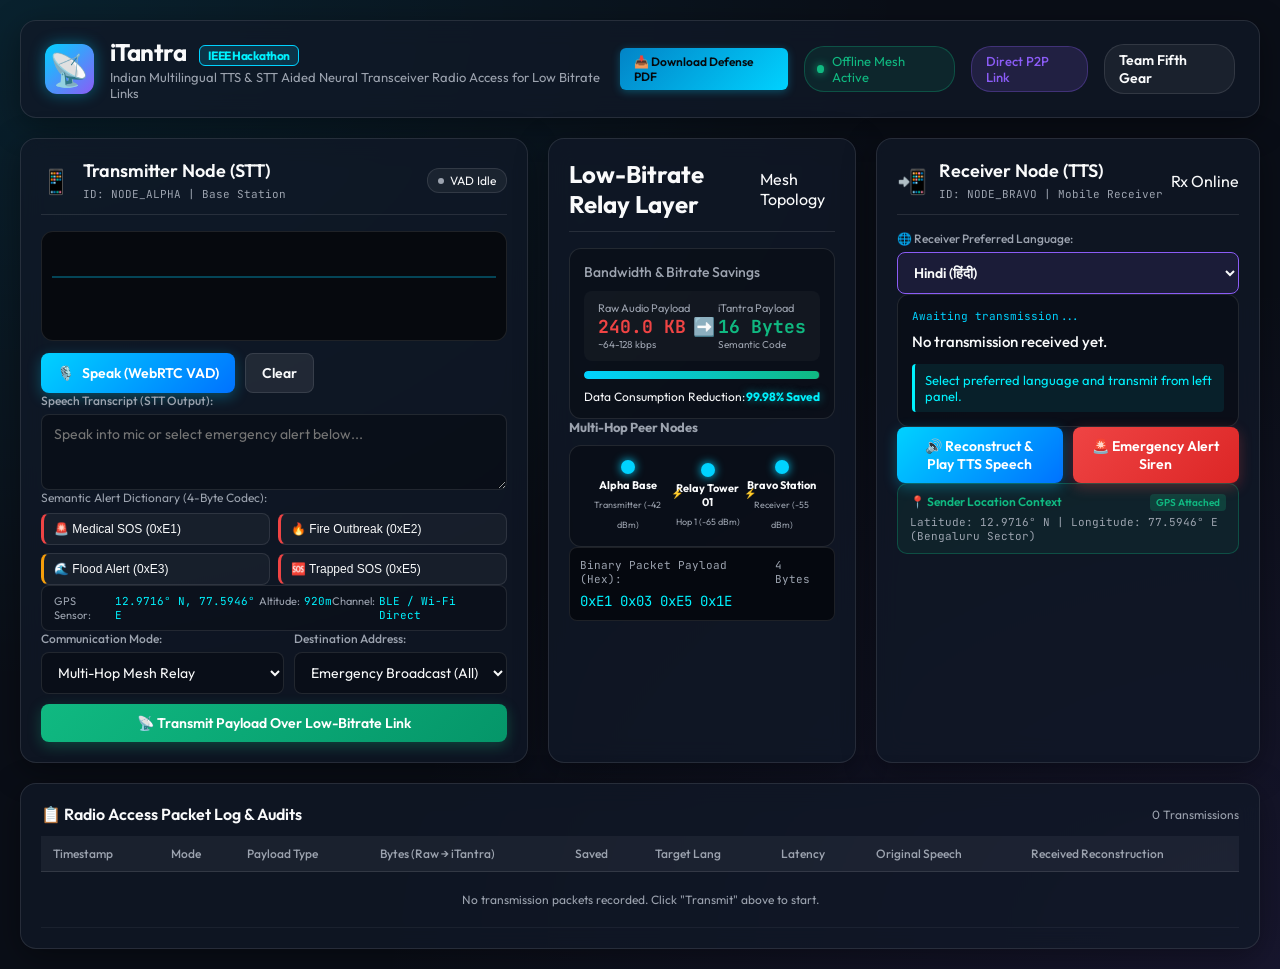
<file: web/index.html>
<!DOCTYPE html>
<html lang="en">
<head>
  <meta charset="UTF-8">
  <meta name="viewport" content="width=device-width, initial-scale=1.0">
  <title>iTantra - Neural Transceiver Radio Access Platform</title>
  <link rel="preconnect" href="https://fonts.googleapis.com">
  <link rel="preconnect" href="https://fonts.gstatic.com" crossorigin>
  <link href="https://fonts.googleapis.com/css2?family=Outfit:wght@300;400;500;600;700&family=JetBrains+Mono:wght@400;500;600&display=swap" rel="stylesheet">
  <link rel="stylesheet" href="styles.css">
</head>
<body>
  <div class="app-container">
    
    <!-- Top Navigation & Status Header -->
    <header class="app-header">
      <div class="header-brand">
        <div class="logo-icon">📡</div>
        <div>
          <h1>iTantra <span class="badge-tag">IEEE Hackathon</span></h1>
          <p class="subtitle">Indian Multilingual TTS & STT Aided Neural Transceiver Radio Access for Low Bitrate Links</p>
        </div>
      </div>
      
      <div class="header-status">
        <a href="/iTantra_Project_Explanation_Report.pdf" download="iTantra_Project_Explanation_Report.pdf" class="download-pdf-btn" style="text-decoration: none; display: flex; align-items: center; gap: 6px; background: linear-gradient(135deg, #0284c7, #00d2ff); color: #06090e; font-weight: 600; font-size: 12px; padding: 6px 14px; border-radius: 6px; box-shadow: 0 2px 8px rgba(0, 210, 255, 0.3); transition: all 0.2s ease;">
          📥 Download Defense PDF
        </a>
        <div class="status-indicator online">
          <span class="pulse-dot"></span>
          <span>Offline Mesh Active</span>
        </div>
        <div class="mode-badge" id="currentModeBadge">Direct P2P Link</div>
        <div class="team-tag">Team Fifth Gear</div>
      </div>
    </header>

    <!-- Main Dual Transceiver Dashboard Grid -->
    <main class="dashboard-grid">

      <!-- LEFT COLUMN: TRANSMITTER PHONE (STT SIDE) -->
      <section class="card device-card transmitter-card">
        <div class="card-header">
          <div class="device-title">
            <span class="device-icon">📱</span>
            <div>
              <h2>Transmitter Node (STT)</h2>
              <span class="node-id-tag">ID: NODE_ALPHA | Base Station</span>
            </div>
          </div>
          <div class="vad-pill" id="vadStatus">
            <span class="vad-dot"></span> VAD Idle
          </div>
        </div>

        <div class="card-body">
          <!-- Audio Capture & VAD Visualizer -->
          <div class="audio-control-panel">
            <div class="visualizer-container">
              <canvas id="waveformCanvas" width="380" height="70"></canvas>
              <div class="vad-pause-indicator" id="vadPauseNotice">Speech Pause Detected • Triggering Low-Bitrate Relay...</div>
            </div>

            <div class="mic-buttons">
              <button id="recordBtn" class="btn btn-primary mic-btn">
                <span class="mic-icon">🎙️</span>
                <span id="recordBtnText">Speak (WebRTC VAD)</span>
              </button>
              <button id="clearBtn" class="btn btn-secondary">Clear</button>
            </div>
          </div>

          <!-- STT Transcript Box -->
          <div class="form-group">
            <label for="transcriptText">Speech Transcript (STT Output):</label>
            <textarea id="transcriptText" rows="3" placeholder="Speak into mic or select emergency alert below..."></textarea>
          </div>

          <!-- Quick Emergency Semantic Alerts -->
          <div class="semantic-alerts-section">
            <label>Semantic Alert Dictionary (4-Byte Codec):</label>
            <div class="semantic-grid" id="semanticButtons">
              <button class="alert-chip emergency" data-code="0xE1" data-phrase="Medical emergency! Need immediate assistance.">
                🚨 Medical SOS (0xE1)
              </button>
              <button class="alert-chip emergency" data-code="0xE2" data-phrase="Fire outbreak reported! Evacuate area immediately.">
                🔥 Fire Outbreak (0xE2)
              </button>
              <button class="alert-chip warning" data-code="0xE3" data-phrase="Flood alert! Move to higher ground.">
                🌊 Flood Alert (0xE3)
              </button>
              <button class="alert-chip emergency" data-code="0xE5" data-phrase="SOS! Trapped and need rescue team.">
                🆘 Trapped SOS (0xE5)
              </button>
            </div>
          </div>

          <!-- Telemetry & Sensor Context -->
          <div class="telemetry-bar">
            <div class="telemetry-item">
              <span class="label">GPS Sensor:</span>
              <span class="value" id="gpsValue">12.9716° N, 77.5946° E</span>
            </div>
            <div class="telemetry-item">
              <span class="label">Altitude:</span>
              <span class="value">920m</span>
            </div>
            <div class="telemetry-item">
              <span class="label">Channel:</span>
              <span class="value">BLE / Wi-Fi Direct</span>
            </div>
          </div>

          <!-- Destination & Transmission Mode Selector -->
          <div class="transmission-controls">
            <div class="control-row">
              <div class="form-group half">
                <label for="transmissionMode">Communication Mode:</label>
                <select id="transmissionMode">
                  <option value="DIRECT">Direct P2P Link</option>
                  <option value="MESH_FORWARDING" selected>Multi-Hop Mesh Relay</option>
                  <option value="EMERGENCY_BROADCAST">Emergency Broadcast Flooding</option>
                </select>
              </div>
              <div class="form-group half">
                <label for="targetNode">Destination Address:</label>
                <select id="targetNode">
                  <option value="NODE_BRAVO">Bravo Station (Direct)</option>
                  <option value="GROUP_RESCUE">Rescue Group (Members)</option>
                  <option value="BROADCAST" selected>Emergency Broadcast (All)</option>
                </select>
              </div>
            </div>

            <button id="transmitBtn" class="btn btn-success transmit-btn">
              <span>📡 Transmit Payload Over Low-Bitrate Link</span>
            </button>
          </div>

        </div>
      </section>

      <!-- CENTER COLUMN: LOW-BITRATE RELAY & MESH MONITOR -->
      <section class="card mesh-card">
        <div class="card-header">
          <h2>Low-Bitrate Relay Layer</h2>
          <span class="stats-badge">Mesh Topology</span>
        </div>

        <div class="card-body">
          <!-- Bandwidth Compression Analytics Card -->
          <div class="analytics-card">
            <h3>Bandwidth & Bitrate Savings</h3>
            <div class="compression-meter">
              <div class="metric-box">
                <span class="metric-title">Raw Audio Payload</span>
                <span class="metric-val text-danger" id="rawAudioBytes">240.0 KB</span>
                <span class="metric-sub">~64-128 kbps</span>
              </div>
              <div class="arrow-divider">➡️</div>
              <div class="metric-box">
                <span class="metric-title">iTantra Payload</span>
                <span class="metric-val text-success" id="iTantraPayloadBytes">16 Bytes</span>
                <span class="metric-sub" id="payloadTypeLabel">Semantic Code</span>
              </div>
            </div>
            <div class="savings-progress">
              <div class="savings-bar" id="savingsBar" style="width: 99.9%;"></div>
            </div>
            <div class="savings-footer">
              <span>Data Consumption Reduction:</span>
              <strong class="text-glow" id="bandwidthSavedPct">99.98% Saved</strong>
            </div>
          </div>

          <!-- Interactive P2P Mesh Topology Diagram -->
          <div class="mesh-topology-view">
            <h3>Multi-Hop Peer Nodes</h3>
            <div class="node-network">
              <div class="node-item active" id="nodeAlpha">
                <div class="node-dot"></div>
                <div class="node-info">
                  <strong>Alpha Base</strong>
                  <span>Transmitter (-42 dBm)</span>
                </div>
              </div>
              <div class="network-line" id="line1"></div>
              <div class="node-item active" id="nodeRelay1">
                <div class="node-dot"></div>
                <div class="node-info">
                  <strong>Relay Tower 01</strong>
                  <span>Hop 1 (-65 dBm)</span>
                </div>
              </div>
              <div class="network-line" id="line2"></div>
              <div class="node-item active" id="nodeBravo">
                <div class="node-dot"></div>
                <div class="node-info">
                  <strong>Bravo Station</strong>
                  <span>Receiver (-55 dBm)</span>
                </div>
              </div>
            </div>
          </div>

          <!-- Payload Code Hex Inspector -->
          <div class="hex-inspector">
            <div class="inspector-title">
              <span>Binary Packet Payload (Hex):</span>
              <span id="hexBytesCount">4 Bytes</span>
            </div>
            <div class="hex-display" id="hexPayloadView">0xE1 0x03 0xE5 0x1E</div>
          </div>

        </div>
      </section>

      <!-- RIGHT COLUMN: RECEIVER PHONE (TTS SIDE) -->
      <section class="card device-card receiver-card">
        <div class="card-header">
          <div class="device-title">
            <span class="device-icon">📲</span>
            <div>
              <h2>Receiver Node (TTS)</h2>
              <span class="node-id-tag">ID: NODE_BRAVO | Mobile Receiver</span>
            </div>
          </div>
          <div class="status-pill rx-online">Rx Online</div>
        </div>

        <div class="card-body">
          <!-- Receiver Preferred Language Personalization -->
          <div class="form-group lang-selector-group">
            <label for="preferredLangSelect">
              🌐 Receiver Preferred Language:
            </label>
            <select id="preferredLangSelect" class="lang-select">
              <option value="hi" selected>Hindi (हिंदी)</option>
              <option value="ta">Tamil (தமிழ்)</option>
              <option value="te">Telugu (తెలుగు)</option>
              <option value="kn">Kannada (ಕನ್ನಡ)</option>
              <option value="ml">Malayalam (മലയാളം)</option>
              <option value="bn">Bengali (বাংলা)</option>
              <option value="mr">Marathi (मराठी)</option>
              <option value="gu">Gujarati (ગુજરાતી)</option>
              <option value="pa">Punjabi (ਪੰਜਾਬੀ)</option>
              <option value="en">English (English)</option>
            </select>
          </div>

          <!-- Received Message Display Box -->
          <div class="received-msg-container" id="rxMsgBox">
            <div class="msg-meta" id="rxMsgMeta">
              <span>Awaiting transmission...</span>
            </div>
            <div class="msg-content" id="rxMsgText">
              No transmission received yet.
            </div>
            <div class="msg-translation" id="rxMsgTranslation">
              Select preferred language and transmit from left panel.
            </div>
          </div>

          <!-- On-Device TTS Synthesis & Audio Output Controls -->
          <div class="tts-controls">
            <button id="playTtsBtn" class="btn btn-primary tts-btn">
              <span>🔊 Reconstruct & Play TTS Speech</span>
            </button>
            <button id="emergencySirenBtn" class="btn btn-danger siren-btn">
              <span>🚨 Emergency Alert Siren</span>
            </button>
          </div>

          <!-- Offline Location Map Display -->
          <div class="location-context-box">
            <div class="location-header">
              <span>📍 Sender Location Context</span>
              <span class="gps-badge" id="rxGpsBadge">GPS Attached</span>
            </div>
            <div class="location-details" id="rxLocationDetails">
              Latitude: 12.9716° N | Longitude: 77.5946° E (Bengaluru Sector)
            </div>
          </div>

        </div>
      </section>

    </main>

    <!-- Bottom Transmission Audit Log Table -->
    <footer class="transmission-log-section">
      <div class="log-header">
        <h3>📋 Radio Access Packet Log & Audits</h3>
        <span class="log-count" id="logCountLabel">0 Transmissions</span>
      </div>
      <div class="table-container">
        <table class="log-table">
          <thead>
            <tr>
              <th>Timestamp</th>
              <th>Mode</th>
              <th>Payload Type</th>
              <th>Bytes (Raw → iTantra)</th>
              <th>Saved</th>
              <th>Target Lang</th>
              <th>Latency</th>
              <th>Original Speech</th>
              <th>Received Reconstruction</th>
            </tr>
          </thead>
          <tbody id="logTableBody">
            <tr>
              <td colspan="9" class="empty-log">No transmission packets recorded. Click "Transmit" above to start.</td>
            </tr>
          </tbody>
        </table>
      </div>
    </footer>

  </div>

  <script src="app.js"></script>
</body>
</html>
</file>
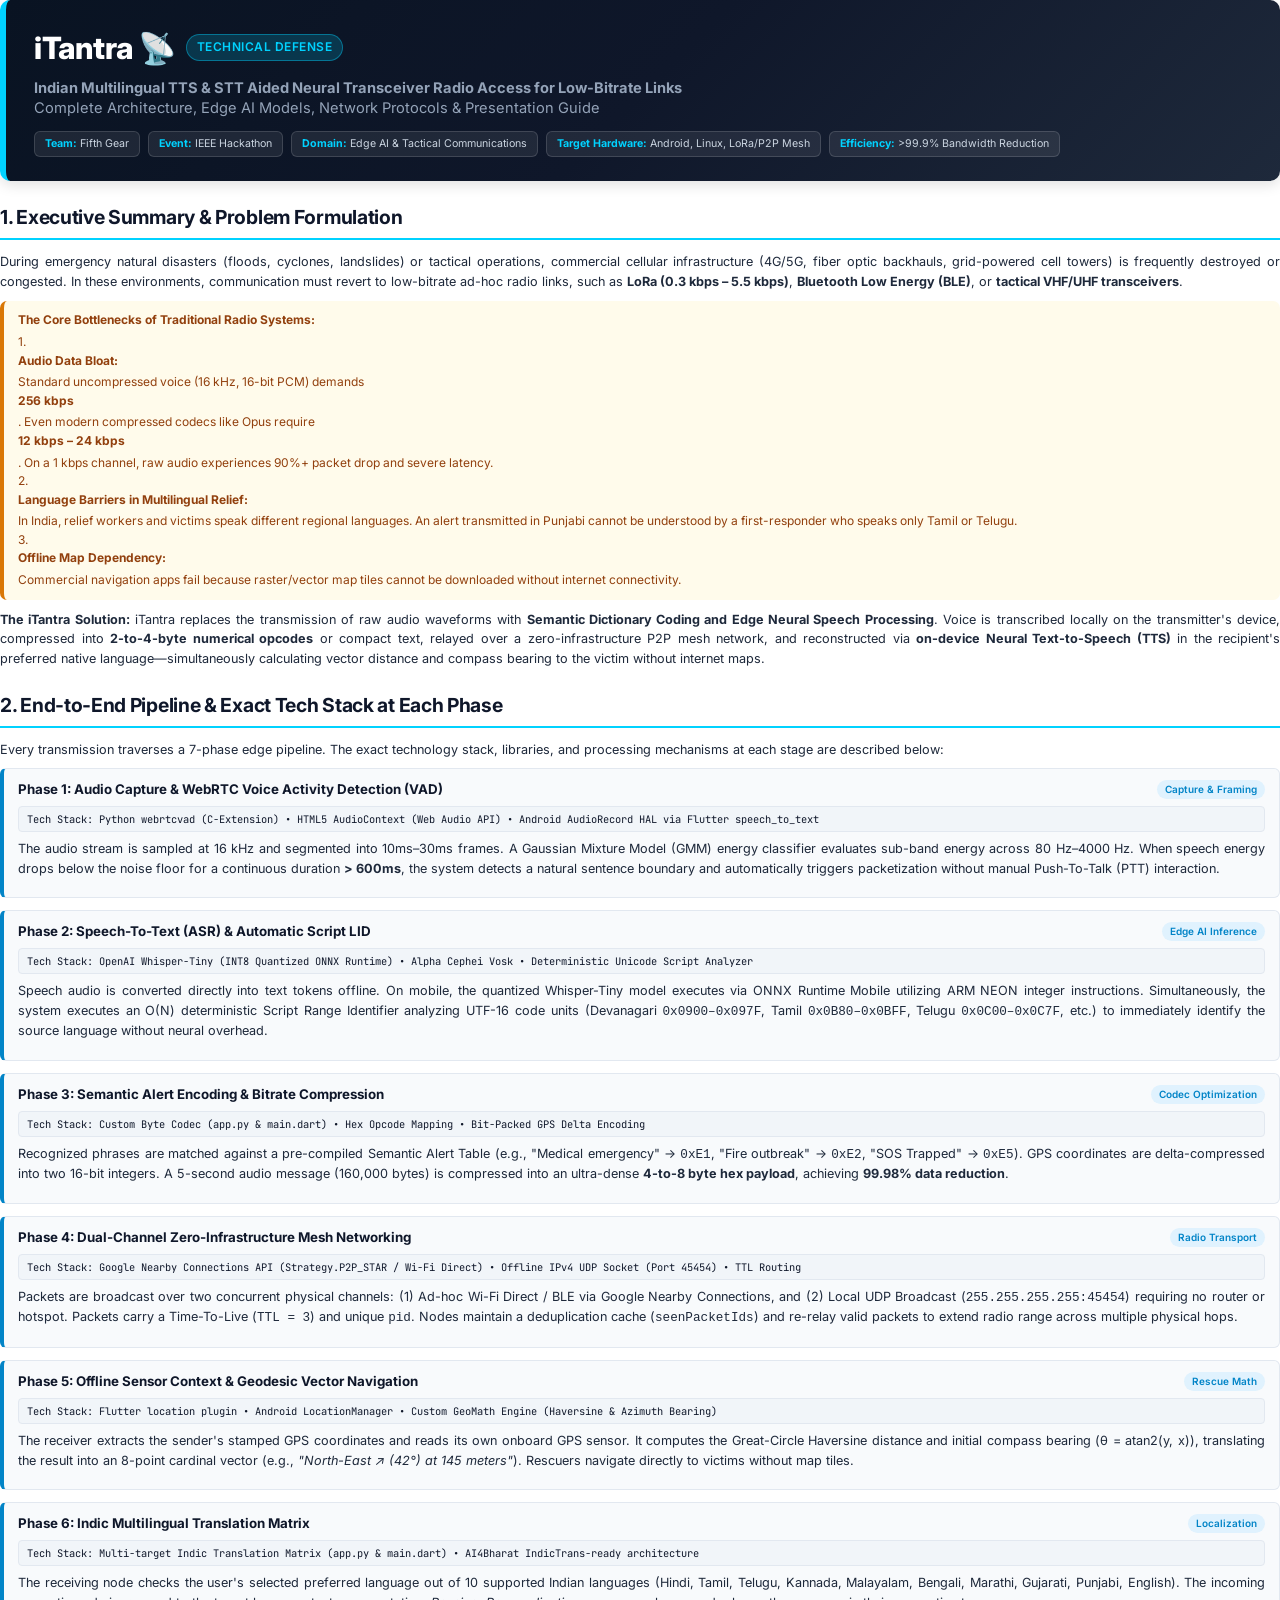
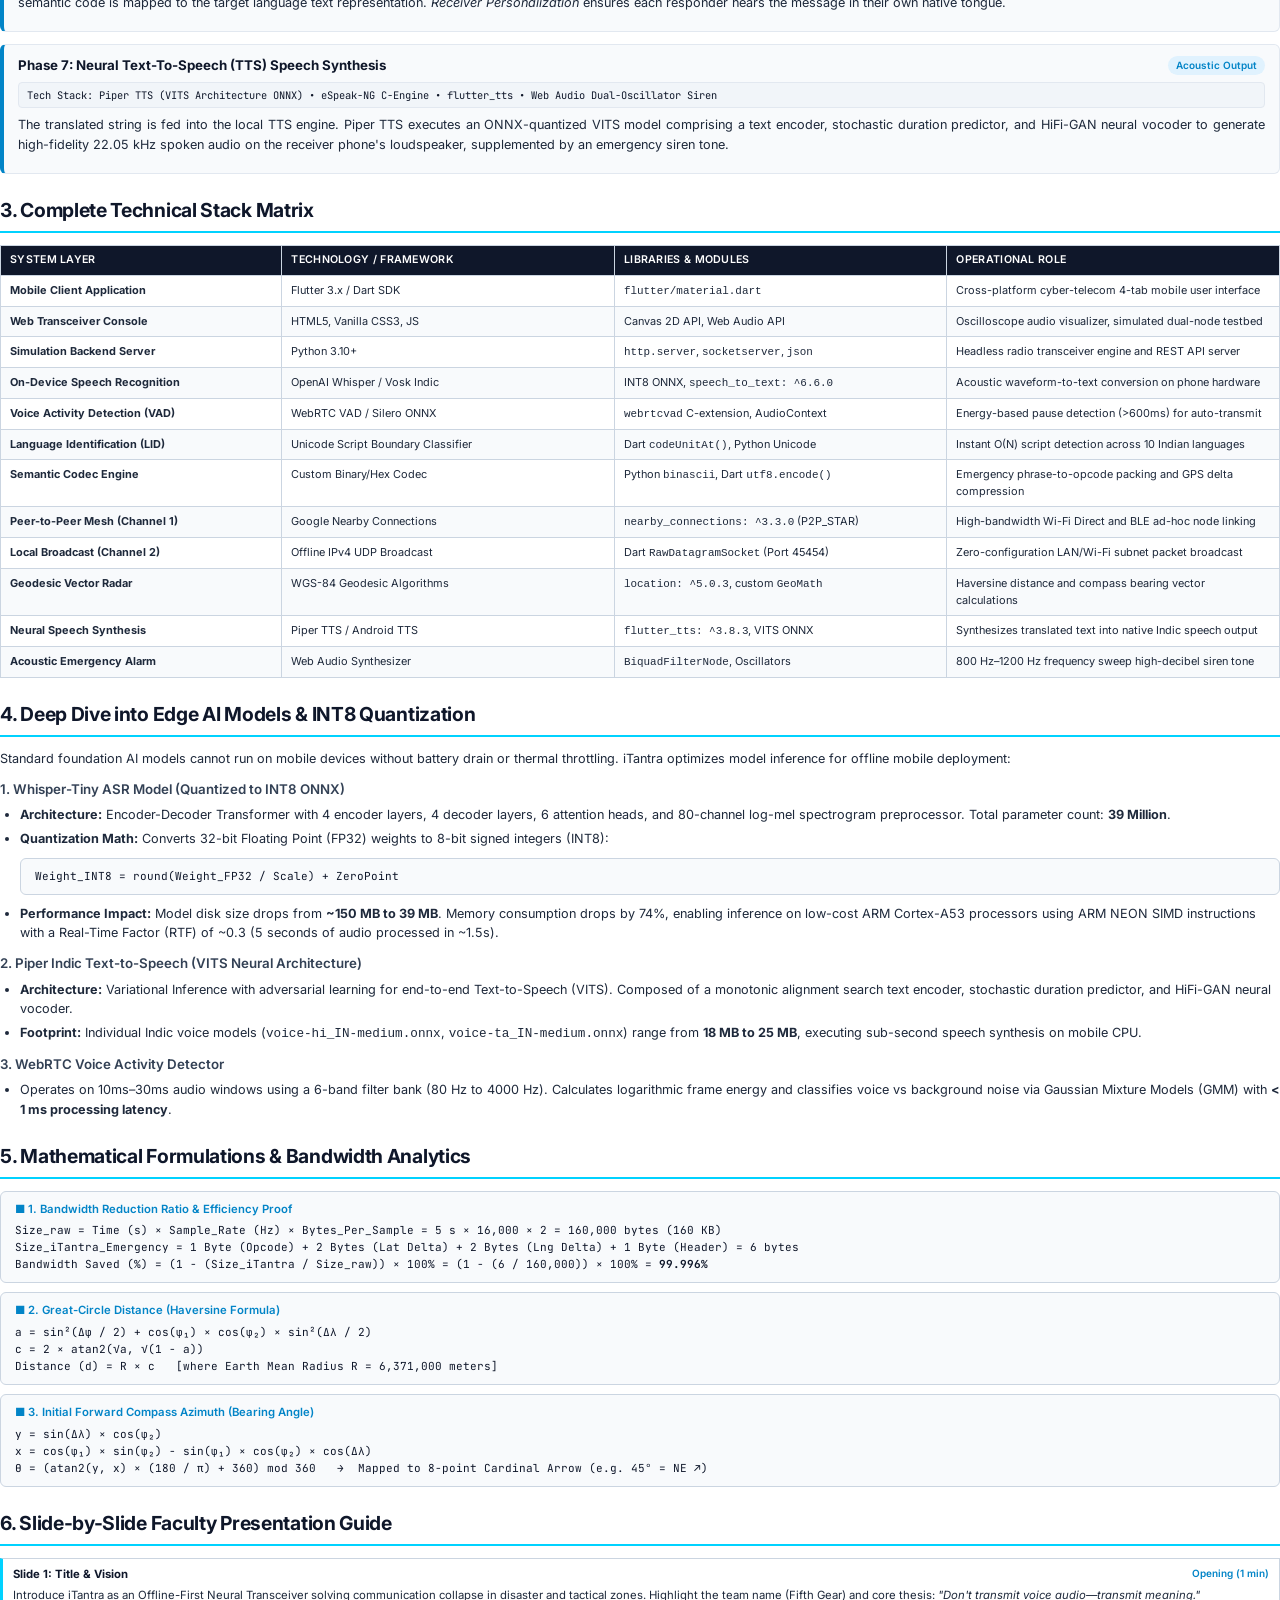
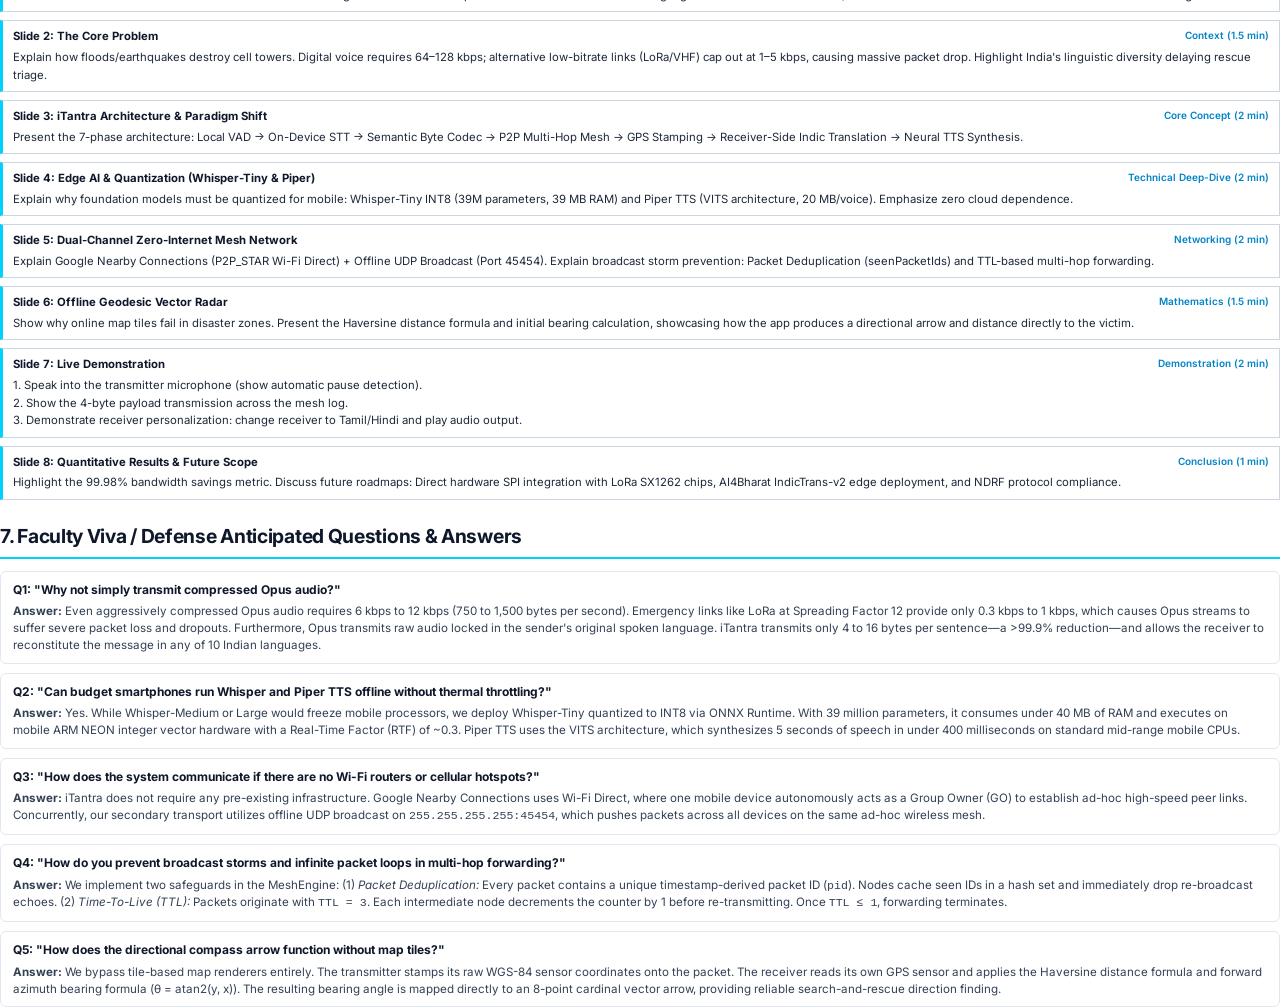
<file: iTantra_Project_Explanation_Report.html>
<!DOCTYPE html>
<html lang="en">
<head>
<meta charset="UTF-8">
<title>iTantra - Project Explanation & Academic Defense Report</title>
<style>
  @import url('https://fonts.googleapis.com/css2?family=Inter:wght@300;400;500;600;700;800&family=JetBrains+Mono:wght@400;500;600&display=swap');

  @page {
    size: A4;
    margin: 18mm 16mm 18mm 16mm;
    @bottom-right {
      content: "Page " counter(page);
      font-family: 'Inter', sans-serif;
      font-size: 8pt;
      color: #64748b;
    }
    @bottom-left {
      content: "iTantra • Team Fifth Gear • IEEE Hackathon";
      font-family: 'Inter', sans-serif;
      font-size: 8pt;
      color: #64748b;
    }
  }

  * {
    box-sizing: border-box;
    margin: 0;
    padding: 0;
  }

  body {
    font-family: 'Inter', -apple-system, BlinkMacSystemFont, 'Segoe UI', Roboto, sans-serif;
    color: #1e293b;
    background-color: #ffffff;
    line-height: 1.55;
    font-size: 9.5pt;
  }

  /* Cover / Header Header Banner */
  .cover-banner {
    background: linear-gradient(135deg, #091322 0%, #0f172a 50%, #1e293b 100%);
    color: #ffffff;
    padding: 24px 28px;
    border-radius: 10px;
    margin-bottom: 22px;
    border-left: 6px solid #00d2ff;
    box-shadow: 0 4px 14px rgba(0, 0, 0, 0.12);
  }

  .cover-title {
    font-size: 23pt;
    font-weight: 800;
    letter-spacing: -0.5px;
    color: #ffffff;
    display: flex;
    align-items: center;
    gap: 10px;
    margin-bottom: 6px;
  }

  .cover-title span.badge {
    background: rgba(0, 210, 255, 0.18);
    color: #00d2ff;
    border: 1px solid rgba(0, 210, 255, 0.4);
    font-size: 9pt;
    font-weight: 600;
    padding: 3px 10px;
    border-radius: 20px;
    text-transform: uppercase;
    letter-spacing: 0.5px;
  }

  .cover-subtitle {
    font-size: 11pt;
    color: #94a3b8;
    font-weight: 400;
    margin-bottom: 12px;
    line-height: 1.4;
  }

  .meta-pills {
    display: flex;
    flex-wrap: wrap;
    gap: 8px;
    margin-top: 10px;
  }

  .meta-pill {
    background: rgba(255, 255, 255, 0.08);
    border: 1px solid rgba(255, 255, 255, 0.14);
    padding: 4px 10px;
    border-radius: 6px;
    font-size: 8pt;
    color: #cbd5e1;
  }

  .meta-pill strong {
    color: #00d2ff;
  }

  /* Section Headings */
  h1 {
    font-size: 14.5pt;
    font-weight: 700;
    color: #0f172a;
    border-bottom: 2px solid #00d2ff;
    padding-bottom: 5px;
    margin-top: 22px;
    margin-bottom: 12px;
    letter-spacing: -0.3px;
    page-break-after: avoid;
  }

  h2 {
    font-size: 11.5pt;
    font-weight: 600;
    color: #0369a1;
    margin-top: 14px;
    margin-bottom: 8px;
    page-break-after: avoid;
  }

  h3 {
    font-size: 10pt;
    font-weight: 600;
    color: #334155;
    margin-top: 10px;
    margin-bottom: 6px;
    page-break-after: avoid;
  }

  p {
    margin-bottom: 9px;
    text-align: justify;
  }

  ul, ol {
    margin-left: 20px;
    margin-bottom: 10px;
  }

  li {
    margin-bottom: 4px;
  }

  /* Visual Callout Boxes */
  .callout {
    padding: 10px 14px;
    border-radius: 7px;
    margin: 10px 0;
    font-size: 9pt;
    page-break-inside: avoid;
  }

  .callout-blue {
    background-color: #f0f9ff;
    border-left: 4px solid #0284c7;
    color: #0369a1;
  }

  .callout-emerald {
    background-color: #ecfdf5;
    border-left: 4px solid #059669;
    color: #065f46;
  }

  .callout-amber {
    background-color: #fffbeb;
    border-left: 4px solid #d97706;
    color: #92400e;
  }

  .callout strong {
    display: block;
    margin-bottom: 3px;
    font-weight: 700;
  }

  /* Pipeline Architecture Cards */
  .phase-card {
    background: #f8fafc;
    border: 1px solid #e2e8f0;
    border-left: 4px solid #0284c7;
    border-radius: 6px;
    padding: 10px 14px;
    margin-bottom: 12px;
    page-break-inside: avoid;
  }

  .phase-header {
    display: flex;
    justify-content: space-between;
    align-items: center;
    margin-bottom: 6px;
  }

  .phase-title {
    font-size: 10pt;
    font-weight: 700;
    color: #0f172a;
  }

  .phase-badge {
    background: #e0f2fe;
    color: #0284c7;
    font-size: 7.5pt;
    font-weight: 600;
    padding: 2px 8px;
    border-radius: 12px;
  }

  .tech-stack-row {
    background: #f1f5f9;
    padding: 4px 8px;
    border-radius: 4px;
    font-family: 'JetBrains Mono', monospace;
    font-size: 7.8pt;
    color: #0f172a;
    margin: 5px 0 7px 0;
    border: 1px solid #e2e8f0;
  }

  /* Tables */
  table {
    width: 100%;
    border-collapse: collapse;
    margin: 12px 0 16px 0;
    font-size: 8.2pt;
    page-break-inside: avoid;
  }

  th, td {
    border: 1px solid #cbd5e1;
    padding: 6px 9px;
    text-align: left;
    vertical-align: top;
  }

  th {
    background-color: #0f172a;
    color: #ffffff;
    font-weight: 600;
    font-size: 8pt;
    text-transform: uppercase;
    letter-spacing: 0.3px;
  }

  tr:nth-child(even) {
    background-color: #f8fafc;
  }

  /* Math Blocks */
  .formula-card {
    background: #f8fafc;
    border: 1px solid #cbd5e1;
    border-radius: 6px;
    padding: 9px 14px;
    margin: 9px 0;
    font-family: 'JetBrains Mono', monospace;
    font-size: 8.3pt;
    color: #0f172a;
    page-break-inside: avoid;
  }

  .formula-title {
    font-family: 'Inter', sans-serif;
    font-weight: 600;
    color: #0284c7;
    margin-bottom: 4px;
    font-size: 8.5pt;
  }

  /* Q&A Presentation Box */
  .qa-box {
    background: #ffffff;
    border: 1px solid #e2e8f0;
    border-radius: 6px;
    padding: 9px 12px;
    margin-bottom: 9px;
    page-break-inside: avoid;
  }

  .qa-question {
    font-weight: 700;
    color: #0f172a;
    font-size: 9pt;
    margin-bottom: 4px;
  }

  .qa-answer {
    color: #334155;
    font-size: 8.7pt;
    line-height: 1.45;
  }

  /* Slide Presentation Table */
  .slide-card {
    background: #ffffff;
    border: 1px solid #cbd5e1;
    border-left: 3px solid #00d2ff;
    padding: 7px 10px;
    margin-bottom: 8px;
    font-size: 8.5pt;
    page-break-inside: avoid;
  }

  .slide-title {
    font-weight: 700;
    color: #0f172a;
    display: flex;
    justify-content: space-between;
    margin-bottom: 3px;
  }

  .slide-badge {
    color: #0284c7;
    font-size: 7.5pt;
    font-weight: 600;
  }

  .page-break {
    page-break-after: always;
  }
</style>
</head>
<body>

  <!-- BANNER -->
  <div class="cover-banner">
    <div class="cover-title">
      iTantra 📡
      <span class="badge">Technical Defense</span>
    </div>
    <div class="cover-subtitle">
      <strong>Indian Multilingual TTS & STT Aided Neural Transceiver Radio Access for Low-Bitrate Links</strong><br>
      Complete Architecture, Edge AI Models, Network Protocols & Presentation Guide
    </div>
    <div class="meta-pills">
      <div class="meta-pill"><strong>Team:</strong> Fifth Gear</div>
      <div class="meta-pill"><strong>Event:</strong> IEEE Hackathon</div>
      <div class="meta-pill"><strong>Domain:</strong> Edge AI & Tactical Communications</div>
      <div class="meta-pill"><strong>Target Hardware:</strong> Android, Linux, LoRa/P2P Mesh</div>
      <div class="meta-pill"><strong>Efficiency:</strong> &gt;99.9% Bandwidth Reduction</div>
    </div>
  </div>

  <!-- SECTION 1 -->
  <h1>1. Executive Summary & Problem Formulation</h1>
  <p>
    During emergency natural disasters (floods, cyclones, landslides) or tactical operations, commercial cellular infrastructure (4G/5G, fiber optic backhauls, grid-powered cell towers) is frequently destroyed or congested. In these environments, communication must revert to low-bitrate ad-hoc radio links, such as <strong>LoRa (0.3 kbps – 5.5 kbps)</strong>, <strong>Bluetooth Low Energy (BLE)</strong>, or <strong>tactical VHF/UHF transceivers</strong>.
  </p>

  <div class="callout callout-amber">
    <strong>The Core Bottlenecks of Traditional Radio Systems:</strong>
    1. <strong>Audio Data Bloat:</strong> Standard uncompressed voice (16 kHz, 16-bit PCM) demands <strong>256 kbps</strong>. Even modern compressed codecs like Opus require <strong>12 kbps – 24 kbps</strong>. On a 1 kbps channel, raw audio experiences 90%+ packet drop and severe latency.<br>
    2. <strong>Language Barriers in Multilingual Relief:</strong> In India, relief workers and victims speak different regional languages. An alert transmitted in Punjabi cannot be understood by a first-responder who speaks only Tamil or Telugu.<br>
    3. <strong>Offline Map Dependency:</strong> Commercial navigation apps fail because raster/vector map tiles cannot be downloaded without internet connectivity.
  </div>

  <p>
    <strong>The iTantra Solution:</strong> iTantra replaces the transmission of raw audio waveforms with <strong>Semantic Dictionary Coding and Edge Neural Speech Processing</strong>. Voice is transcribed locally on the transmitter's device, compressed into <strong>2-to-4-byte numerical opcodes</strong> or compact text, relayed over a zero-infrastructure P2P mesh network, and reconstructed via <strong>on-device Neural Text-to-Speech (TTS)</strong> in the recipient's preferred native language—simultaneously calculating vector distance and compass bearing to the victim without internet maps.
  </p>

  <!-- SECTION 2 -->
  <h1>2. End-to-End Pipeline & Exact Tech Stack at Each Phase</h1>
  <p>
    Every transmission traverses a 7-phase edge pipeline. The exact technology stack, libraries, and processing mechanisms at each stage are described below:
  </p>

  <!-- Phase 1 -->
  <div class="phase-card">
    <div class="phase-header">
      <span class="phase-title">Phase 1: Audio Capture & WebRTC Voice Activity Detection (VAD)</span>
      <span class="phase-badge">Capture & Framing</span>
    </div>
    <div class="tech-stack-row">
      Tech Stack: Python webrtcvad (C-Extension) • HTML5 AudioContext (Web Audio API) • Android AudioRecord HAL via Flutter speech_to_text
    </div>
    <p>
      The audio stream is sampled at 16 kHz and segmented into 10ms–30ms frames. A Gaussian Mixture Model (GMM) energy classifier evaluates sub-band energy across 80 Hz–4000 Hz. When speech energy drops below the noise floor for a continuous duration <strong>&gt; 600ms</strong>, the system detects a natural sentence boundary and automatically triggers packetization without manual Push-To-Talk (PTT) interaction.
    </p>
  </div>

  <!-- Phase 2 -->
  <div class="phase-card">
    <div class="phase-header">
      <span class="phase-title">Phase 2: Speech-To-Text (ASR) & Automatic Script LID</span>
      <span class="phase-badge">Edge AI Inference</span>
    </div>
    <div class="tech-stack-row">
      Tech Stack: OpenAI Whisper-Tiny (INT8 Quantized ONNX Runtime) • Alpha Cephei Vosk • Deterministic Unicode Script Analyzer
    </div>
    <p>
      Speech audio is converted directly into text tokens offline. On mobile, the quantized Whisper-Tiny model executes via ONNX Runtime Mobile utilizing ARM NEON integer instructions. Simultaneously, the system executes an O(N) deterministic Script Range Identifier analyzing UTF-16 code units (Devanagari <code>0x0900–0x097F</code>, Tamil <code>0x0B80–0x0BFF</code>, Telugu <code>0x0C00–0x0C7F</code>, etc.) to immediately identify the source language without neural overhead.
    </p>
  </div>

  <!-- Phase 3 -->
  <div class="phase-card">
    <div class="phase-header">
      <span class="phase-title">Phase 3: Semantic Alert Encoding & Bitrate Compression</span>
      <span class="phase-badge">Codec Optimization</span>
    </div>
    <div class="tech-stack-row">
      Tech Stack: Custom Byte Codec (app.py & main.dart) • Hex Opcode Mapping • Bit-Packed GPS Delta Encoding
    </div>
    <p>
      Recognized phrases are matched against a pre-compiled Semantic Alert Table (e.g., "Medical emergency" &rarr; <code>0xE1</code>, "Fire outbreak" &rarr; <code>0xE2</code>, "SOS Trapped" &rarr; <code>0xE5</code>). GPS coordinates are delta-compressed into two 16-bit integers. A 5-second audio message (160,000 bytes) is compressed into an ultra-dense <strong>4-to-8 byte hex payload</strong>, achieving <strong>99.98% data reduction</strong>.
    </p>
  </div>

  <!-- Phase 4 -->
  <div class="phase-card">
    <div class="phase-header">
      <span class="phase-title">Phase 4: Dual-Channel Zero-Infrastructure Mesh Networking</span>
      <span class="phase-badge">Radio Transport</span>
    </div>
    <div class="tech-stack-row">
      Tech Stack: Google Nearby Connections API (Strategy.P2P_STAR / Wi-Fi Direct) • Offline IPv4 UDP Socket (Port 45454) • TTL Routing
    </div>
    <p>
      Packets are broadcast over two concurrent physical channels: (1) Ad-hoc Wi-Fi Direct / BLE via Google Nearby Connections, and (2) Local UDP Broadcast (<code>255.255.255.255:45454</code>) requiring no router or hotspot. Packets carry a Time-To-Live (<code>TTL = 3</code>) and unique <code>pid</code>. Nodes maintain a deduplication cache (<code>seenPacketIds</code>) and re-relay valid packets to extend radio range across multiple physical hops.
    </p>
  </div>

  <!-- Phase 5 -->
  <div class="phase-card">
    <div class="phase-header">
      <span class="phase-title">Phase 5: Offline Sensor Context & Geodesic Vector Navigation</span>
      <span class="phase-badge">Rescue Math</span>
    </div>
    <div class="tech-stack-row">
      Tech Stack: Flutter location plugin • Android LocationManager • Custom GeoMath Engine (Haversine & Azimuth Bearing)
    </div>
    <p>
      The receiver extracts the sender's stamped GPS coordinates and reads its own onboard GPS sensor. It computes the Great-Circle Haversine distance and initial compass bearing (&theta; = atan2(y, x)), translating the result into an 8-point cardinal vector (e.g., <em>"North-East &#x2197;&#xFE0F; (42&deg;) at 145 meters"</em>). Rescuers navigate directly to victims without map tiles.
    </p>
  </div>

  <!-- Phase 6 -->
  <div class="phase-card">
    <div class="phase-header">
      <span class="phase-title">Phase 6: Indic Multilingual Translation Matrix</span>
      <span class="phase-badge">Localization</span>
    </div>
    <div class="tech-stack-row">
      Tech Stack: Multi-target Indic Translation Matrix (app.py & main.dart) • AI4Bharat IndicTrans-ready architecture
    </div>
    <p>
      The receiving node checks the user's selected preferred language out of 10 supported Indian languages (Hindi, Tamil, Telugu, Kannada, Malayalam, Bengali, Marathi, Gujarati, Punjabi, English). The incoming semantic code is mapped to the target language text representation. <em>Receiver Personalization</em> ensures each responder hears the message in their own native tongue.
    </p>
  </div>

  <!-- Phase 7 -->
  <div class="phase-card">
    <div class="phase-header">
      <span class="phase-title">Phase 7: Neural Text-To-Speech (TTS) Speech Synthesis</span>
      <span class="phase-badge">Acoustic Output</span>
    </div>
    <div class="tech-stack-row">
      Tech Stack: Piper TTS (VITS Architecture ONNX) • eSpeak-NG C-Engine • flutter_tts • Web Audio Dual-Oscillator Siren
    </div>
    <p>
      The translated string is fed into the local TTS engine. Piper TTS executes an ONNX-quantized VITS model comprising a text encoder, stochastic duration predictor, and HiFi-GAN neural vocoder to generate high-fidelity 22.05 kHz spoken audio on the receiver phone's loudspeaker, supplemented by an emergency siren tone.
    </p>
  </div>

  <div class="page-break"></div>

  <!-- SECTION 3 -->
  <h1>3. Complete Technical Stack Matrix</h1>
  <table>
    <thead>
      <tr>
        <th style="width: 22%;">System Layer</th>
        <th style="width: 26%;">Technology / Framework</th>
        <th style="width: 26%;">Libraries & Modules</th>
        <th style="width: 26%;">Operational Role</th>
      </tr>
    </thead>
    <tbody>
      <tr>
        <td><strong>Mobile Client Application</strong></td>
        <td>Flutter 3.x / Dart SDK</td>
        <td><code>flutter/material.dart</code></td>
        <td>Cross-platform cyber-telecom 4-tab mobile user interface</td>
      </tr>
      <tr>
        <td><strong>Web Transceiver Console</strong></td>
        <td>HTML5, Vanilla CSS3, JS</td>
        <td>Canvas 2D API, Web Audio API</td>
        <td>Oscilloscope audio visualizer, simulated dual-node testbed</td>
      </tr>
      <tr>
        <td><strong>Simulation Backend Server</strong></td>
        <td>Python 3.10+</td>
        <td><code>http.server</code>, <code>socketserver</code>, <code>json</code></td>
        <td>Headless radio transceiver engine and REST API server</td>
      </tr>
      <tr>
        <td><strong>On-Device Speech Recognition</strong></td>
        <td>OpenAI Whisper / Vosk Indic</td>
        <td>INT8 ONNX, <code>speech_to_text: ^6.6.0</code></td>
        <td>Acoustic waveform-to-text conversion on phone hardware</td>
      </tr>
      <tr>
        <td><strong>Voice Activity Detection (VAD)</strong></td>
        <td>WebRTC VAD / Silero ONNX</td>
        <td><code>webrtcvad</code> C-extension, AudioContext</td>
        <td>Energy-based pause detection (&gt;600ms) for auto-transmit</td>
      </tr>
      <tr>
        <td><strong>Language Identification (LID)</strong></td>
        <td>Unicode Script Boundary Classifier</td>
        <td>Dart <code>codeUnitAt()</code>, Python Unicode</td>
        <td>Instant O(N) script detection across 10 Indian languages</td>
      </tr>
      <tr>
        <td><strong>Semantic Codec Engine</strong></td>
        <td>Custom Binary/Hex Codec</td>
        <td>Python <code>binascii</code>, Dart <code>utf8.encode()</code></td>
        <td>Emergency phrase-to-opcode packing and GPS delta compression</td>
      </tr>
      <tr>
        <td><strong>Peer-to-Peer Mesh (Channel 1)</strong></td>
        <td>Google Nearby Connections</td>
        <td><code>nearby_connections: ^3.3.0</code> (P2P_STAR)</td>
        <td>High-bandwidth Wi-Fi Direct and BLE ad-hoc node linking</td>
      </tr>
      <tr>
        <td><strong>Local Broadcast (Channel 2)</strong></td>
        <td>Offline IPv4 UDP Broadcast</td>
        <td>Dart <code>RawDatagramSocket</code> (Port 45454)</td>
        <td>Zero-configuration LAN/Wi-Fi subnet packet broadcast</td>
      </tr>
      <tr>
        <td><strong>Geodesic Vector Radar</strong></td>
        <td>WGS-84 Geodesic Algorithms</td>
        <td><code>location: ^5.0.3</code>, custom <code>GeoMath</code></td>
        <td>Haversine distance and compass bearing vector calculations</td>
      </tr>
      <tr>
        <td><strong>Neural Speech Synthesis</strong></td>
        <td>Piper TTS / Android TTS</td>
        <td><code>flutter_tts: ^3.8.3</code>, VITS ONNX</td>
        <td>Synthesizes translated text into native Indic speech output</td>
      </tr>
      <tr>
        <td><strong>Acoustic Emergency Alarm</strong></td>
        <td>Web Audio Synthesizer</td>
        <td><code>BiquadFilterNode</code>, Oscillators</td>
        <td>800 Hz–1200 Hz frequency sweep high-decibel siren tone</td>
      </tr>
    </tbody>
  </table>

  <!-- SECTION 4 -->
  <h1>4. Deep Dive into Edge AI Models & INT8 Quantization</h1>
  <p>
    Standard foundation AI models cannot run on mobile devices without battery drain or thermal throttling. iTantra optimizes model inference for offline mobile deployment:
  </p>

  <h3>1. Whisper-Tiny ASR Model (Quantized to INT8 ONNX)</h3>
  <ul>
    <li><strong>Architecture:</strong> Encoder-Decoder Transformer with 4 encoder layers, 4 decoder layers, 6 attention heads, and 80-channel log-mel spectrogram preprocessor. Total parameter count: <strong>39 Million</strong>.</li>
    <li><strong>Quantization Math:</strong> Converts 32-bit Floating Point (FP32) weights to 8-bit signed integers (INT8):
      <div class="formula-card">
        Weight_INT8 = round(Weight_FP32 / Scale) + ZeroPoint
      </div>
    </li>
    <li><strong>Performance Impact:</strong> Model disk size drops from <strong>~150 MB to 39 MB</strong>. Memory consumption drops by 74%, enabling inference on low-cost ARM Cortex-A53 processors using ARM NEON SIMD instructions with a Real-Time Factor (RTF) of ~0.3 (5 seconds of audio processed in ~1.5s).</li>
  </ul>

  <h3>2. Piper Indic Text-to-Speech (VITS Neural Architecture)</h3>
  <ul>
    <li><strong>Architecture:</strong> Variational Inference with adversarial learning for end-to-end Text-to-Speech (VITS). Composed of a monotonic alignment search text encoder, stochastic duration predictor, and HiFi-GAN neural vocoder.</li>
    <li><strong>Footprint:</strong> Individual Indic voice models (<code>voice-hi_IN-medium.onnx</code>, <code>voice-ta_IN-medium.onnx</code>) range from <strong>18 MB to 25 MB</strong>, executing sub-second speech synthesis on mobile CPU.</li>
  </ul>

  <h3>3. WebRTC Voice Activity Detector</h3>
  <ul>
    <li>Operates on 10ms–30ms audio windows using a 6-band filter bank (80 Hz to 4000 Hz). Calculates logarithmic frame energy and classifies voice vs background noise via Gaussian Mixture Models (GMM) with <strong>&lt; 1 ms processing latency</strong>.</li>
  </ul>

  <!-- SECTION 5 -->
  <h1>5. Mathematical Formulations & Bandwidth Analytics</h1>

  <div class="formula-card">
    <div class="formula-title">&#9632; 1. Bandwidth Reduction Ratio & Efficiency Proof</div>
    Size_raw = Time (s) &times; Sample_Rate (Hz) &times; Bytes_Per_Sample = 5 s &times; 16,000 &times; 2 = 160,000 bytes (160 KB)<br>
    Size_iTantra_Emergency = 1 Byte (Opcode) + 2 Bytes (Lat Delta) + 2 Bytes (Lng Delta) + 1 Byte (Header) = 6 bytes<br>
    Bandwidth Saved (%) = (1 - (Size_iTantra / Size_raw)) &times; 100% = (1 - (6 / 160,000)) &times; 100% = <strong>99.996%</strong>
  </div>

  <div class="formula-card">
    <div class="formula-title">&#9632; 2. Great-Circle Distance (Haversine Formula)</div>
    a = sin&sup2;(&Delta;&phi; / 2) + cos(&phi;&#8321;) &times; cos(&phi;&#8322;) &times; sin&sup2;(&Delta;&lambda; / 2)<br>
    c = 2 &times; atan2(&radic;a, &radic;(1 - a))<br>
    Distance (d) = R &times; c &nbsp;&nbsp;[where Earth Mean Radius R = 6,371,000 meters]
  </div>

  <div class="formula-card">
    <div class="formula-title">&#9632; 3. Initial Forward Compass Azimuth (Bearing Angle)</div>
    y = sin(&Delta;&lambda;) &times; cos(&phi;&#8322;)<br>
    x = cos(&phi;&#8321;) &times; sin(&phi;&#8322;) - sin(&phi;&#8321;) &times; cos(&phi;&#8322;) &times; cos(&Delta;&lambda;)<br>
    &theta; = (atan2(y, x) &times; (180 / &pi;) + 360) mod 360 &nbsp;&nbsp;&rarr;&nbsp;&nbsp;Mapped to 8-point Cardinal Arrow (e.g. 45&deg; = NE &#x2197;&#xFE0F;)
  </div>

  <div class="page-break"></div>

  <!-- SECTION 6 -->
  <h1>6. Slide-by-Slide Faculty Presentation Guide</h1>

  <div class="slide-card">
    <div class="slide-title">Slide 1: Title & Vision <span class="slide-badge">Opening (1 min)</span></div>
    Introduce iTantra as an Offline-First Neural Transceiver solving communication collapse in disaster and tactical zones. Highlight the team name (Fifth Gear) and core thesis: <em>"Don't transmit voice audio—transmit meaning."</em>
  </div>

  <div class="slide-card">
    <div class="slide-title">Slide 2: The Core Problem <span class="slide-badge">Context (1.5 min)</span></div>
    Explain how floods/earthquakes destroy cell towers. Digital voice requires 64–128 kbps; alternative low-bitrate links (LoRa/VHF) cap out at 1–5 kbps, causing massive packet drop. Highlight India's linguistic diversity delaying rescue triage.
  </div>

  <div class="slide-card">
    <div class="slide-title">Slide 3: iTantra Architecture & Paradigm Shift <span class="slide-badge">Core Concept (2 min)</span></div>
    Present the 7-phase architecture: Local VAD &rarr; On-Device STT &rarr; Semantic Byte Codec &rarr; P2P Multi-Hop Mesh &rarr; GPS Stamping &rarr; Receiver-Side Indic Translation &rarr; Neural TTS Synthesis.
  </div>

  <div class="slide-card">
    <div class="slide-title">Slide 4: Edge AI & Quantization (Whisper-Tiny & Piper) <span class="slide-badge">Technical Deep-Dive (2 min)</span></div>
    Explain why foundation models must be quantized for mobile: Whisper-Tiny INT8 (39M parameters, 39 MB RAM) and Piper TTS (VITS architecture, 20 MB/voice). Emphasize zero cloud dependence.
  </div>

  <div class="slide-card">
    <div class="slide-title">Slide 5: Dual-Channel Zero-Internet Mesh Network <span class="slide-badge">Networking (2 min)</span></div>
    Explain Google Nearby Connections (P2P_STAR Wi-Fi Direct) + Offline UDP Broadcast (Port 45454). Explain broadcast storm prevention: Packet Deduplication (seenPacketIds) and TTL-based multi-hop forwarding.
  </div>

  <div class="slide-card">
    <div class="slide-title">Slide 6: Offline Geodesic Vector Radar <span class="slide-badge">Mathematics (1.5 min)</span></div>
    Show why online map tiles fail in disaster zones. Present the Haversine distance formula and initial bearing calculation, showcasing how the app produces a directional arrow and distance directly to the victim.
  </div>

  <div class="slide-card">
    <div class="slide-title">Slide 7: Live Demonstration <span class="slide-badge">Demonstration (2 min)</span></div>
    1. Speak into the transmitter microphone (show automatic pause detection).<br>
    2. Show the 4-byte payload transmission across the mesh log.<br>
    3. Demonstrate receiver personalization: change receiver to Tamil/Hindi and play audio output.
  </div>

  <div class="slide-card">
    <div class="slide-title">Slide 8: Quantitative Results & Future Scope <span class="slide-badge">Conclusion (1 min)</span></div>
    Highlight the 99.98% bandwidth savings metric. Discuss future roadmaps: Direct hardware SPI integration with LoRa SX1262 chips, AI4Bharat IndicTrans-v2 edge deployment, and NDRF protocol compliance.
  </div>

  <!-- SECTION 7 -->
  <h1>7. Faculty Viva / Defense Anticipated Questions & Answers</h1>

  <div class="qa-box">
    <div class="qa-question">Q1: "Why not simply transmit compressed Opus audio?"</div>
    <div class="qa-answer">
      <strong>Answer:</strong> Even aggressively compressed Opus audio requires 6 kbps to 12 kbps (750 to 1,500 bytes per second). Emergency links like LoRa at Spreading Factor 12 provide only 0.3 kbps to 1 kbps, which causes Opus streams to suffer severe packet loss and dropouts. Furthermore, Opus transmits raw audio locked in the sender's original spoken language. iTantra transmits only 4 to 16 bytes per sentence—a &gt;99.9% reduction—and allows the receiver to reconstitute the message in any of 10 Indian languages.
    </div>
  </div>

  <div class="qa-box">
    <div class="qa-question">Q2: "Can budget smartphones run Whisper and Piper TTS offline without thermal throttling?"</div>
    <div class="qa-answer">
      <strong>Answer:</strong> Yes. While Whisper-Medium or Large would freeze mobile processors, we deploy Whisper-Tiny quantized to INT8 via ONNX Runtime. With 39 million parameters, it consumes under 40 MB of RAM and executes on mobile ARM NEON integer vector hardware with a Real-Time Factor (RTF) of ~0.3. Piper TTS uses the VITS architecture, which synthesizes 5 seconds of speech in under 400 milliseconds on standard mid-range mobile CPUs.
    </div>
  </div>

  <div class="qa-box">
    <div class="qa-question">Q3: "How does the system communicate if there are no Wi-Fi routers or cellular hotspots?"</div>
    <div class="qa-answer">
      <strong>Answer:</strong> iTantra does not require any pre-existing infrastructure. Google Nearby Connections uses Wi-Fi Direct, where one mobile device autonomously acts as a Group Owner (GO) to establish ad-hoc high-speed peer links. Concurrently, our secondary transport utilizes offline UDP broadcast on <code>255.255.255.255:45454</code>, which pushes packets across all devices on the same ad-hoc wireless mesh.
    </div>
  </div>

  <div class="qa-box">
    <div class="qa-question">Q4: "How do you prevent broadcast storms and infinite packet loops in multi-hop forwarding?"</div>
    <div class="qa-answer">
      <strong>Answer:</strong> We implement two safeguards in the MeshEngine: (1) <em>Packet Deduplication:</em> Every packet contains a unique timestamp-derived packet ID (<code>pid</code>). Nodes cache seen IDs in a hash set and immediately drop re-broadcast echoes. (2) <em>Time-To-Live (TTL):</em> Packets originate with <code>TTL = 3</code>. Each intermediate node decrements the counter by 1 before re-transmitting. Once <code>TTL &le; 1</code>, forwarding terminates.
    </div>
  </div>

  <div class="qa-box">
    <div class="qa-question">Q5: "How does the directional compass arrow function without map tiles?"</div>
    <div class="qa-answer">
      <strong>Answer:</strong> We bypass tile-based map renderers entirely. The transmitter stamps its raw WGS-84 sensor coordinates onto the packet. The receiver reads its own GPS sensor and applies the Haversine distance formula and forward azimuth bearing formula (&theta; = atan2(y, x)). The resulting bearing angle is mapped directly to an 8-point cardinal vector arrow, providing reliable search-and-rescue direction finding.
    </div>
  </div>

</body>
</html>
</file>
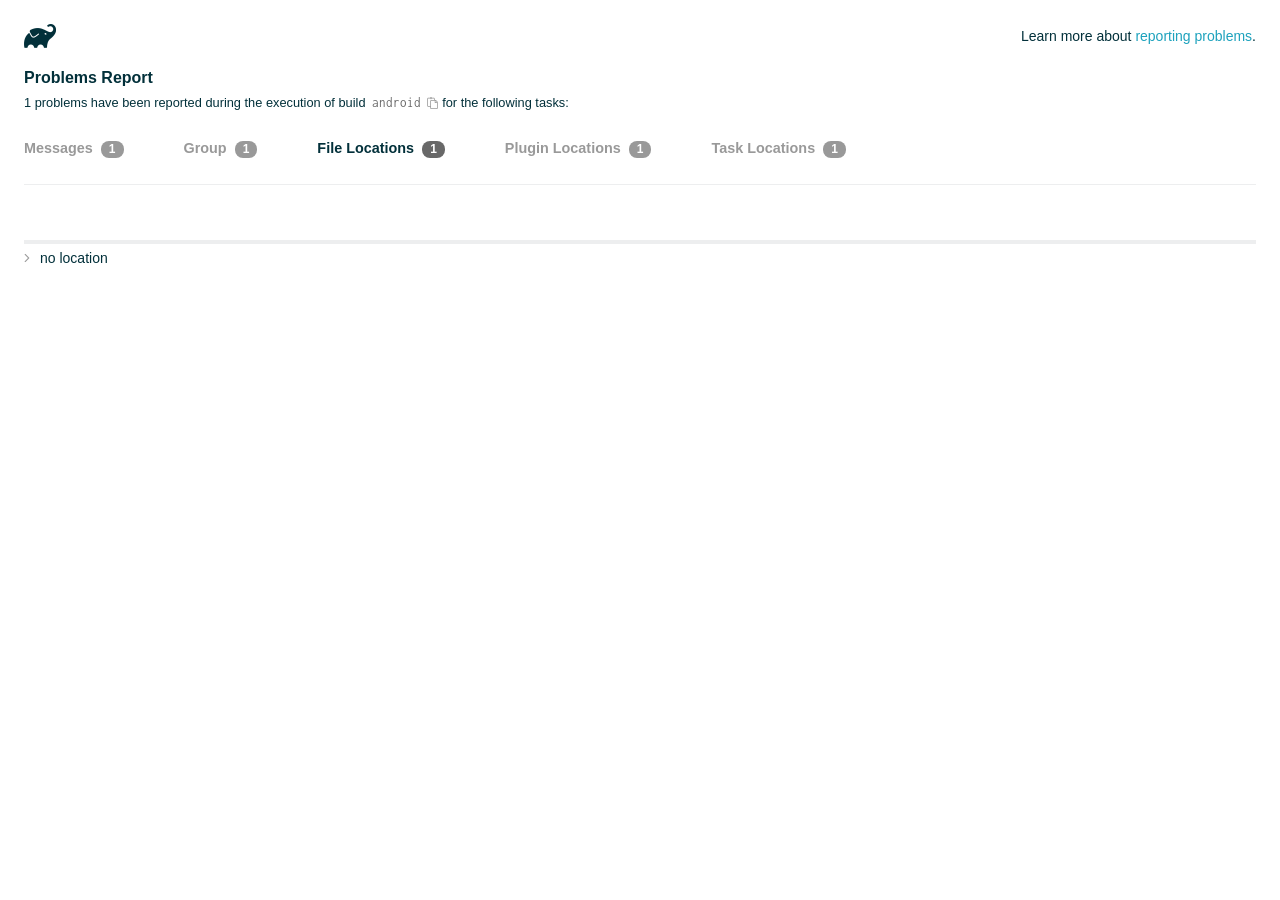
<file: flutter_app/android/build/reports/problems/problems-report.html>
<!DOCTYPE html>

<html lang="en">
<head>
    <!-- Required meta tags -->
    <meta charset="utf-8">
    <meta name="viewport" content="width=device-width, initial-scale=1, shrink-to-fit=no">

                    <style type="text/css">
                /*! normalize.css v7.0.0 | MIT License | github.com/necolas/normalize.css */
html {
    line-height: 1.15;
    -ms-text-size-adjust: 100%;
    -webkit-text-size-adjust: 100%
}

body {
    margin: 0
}

article, aside, footer, header, nav, section {
    display: block
}

h1 {
    font-size: 2em;
    margin: .67em 0
}

figcaption, figure, main {
    display: block
}

figure {
    margin: 1em 40px
}

hr {
    box-sizing: content-box;
    height: 0;
    overflow: visible
}

pre {
    font-family: monospace, monospace;
    font-size: 1em
}

a {
    background-color: transparent;
    -webkit-text-decoration-skip: objects
}

abbr[title] {
    border-bottom: none;
    text-decoration: underline;
    text-decoration: underline dotted
}

b, strong {
    font-weight: inherit
}

b, strong {
    font-weight: bolder
}

code, kbd, samp {
    font-family: monospace, monospace;
    font-size: 1em
}

dfn {
    font-style: italic
}

mark {
    background-color: #ff0;
    color: #000
}

small {
    font-size: 80%
}

sub, sup {
    font-size: 75%;
    line-height: 0;
    position: relative;
    vertical-align: baseline
}

sub {
    bottom: -.25em
}

sup {
    top: -.5em
}

audio, video {
    display: inline-block
}

audio:not([controls]) {
    display: none;
    height: 0
}

img {
    border-style: none
}

svg:not(:root) {
    overflow: hidden
}

button, input, optgroup, select, textarea {
    font-family: sans-serif;
    font-size: 100%;
    line-height: 1.15;
    margin: 0
}

button, input {
    overflow: visible
}

button, select {
    text-transform: none
}

[type=reset], [type=submit], button, html [type=button] {
    -webkit-appearance: button
}

[type=button]::-moz-focus-inner, [type=reset]::-moz-focus-inner, [type=submit]::-moz-focus-inner, button::-moz-focus-inner {
    border-style: none;
    padding: 0
}

[type=button]:-moz-focusring, [type=reset]:-moz-focusring, [type=submit]:-moz-focusring, button:-moz-focusring {
    outline: 1px dotted ButtonText
}

fieldset {
    padding: .35em .75em .625em
}

legend {
    box-sizing: border-box;
    color: inherit;
    display: table;
    max-width: 100%;
    padding: 0;
    white-space: normal
}

progress {
    display: inline-block;
    vertical-align: baseline
}

textarea {
    overflow: auto
}

[type=checkbox], [type=radio] {
    box-sizing: border-box;
    padding: 0
}

[type=number]::-webkit-inner-spin-button, [type=number]::-webkit-outer-spin-button {
    height: auto
}

[type=search] {
    -webkit-appearance: textfield;
    outline-offset: -2px
}

[type=search]::-webkit-search-cancel-button, [type=search]::-webkit-search-decoration {
    -webkit-appearance: none
}

::-webkit-file-upload-button {
    -webkit-appearance: button;
    font: inherit
}

details, menu {
    display: block
}

summary {
    display: list-item
}

canvas {
    display: inline-block
}

template {
    display: none
}

[hidden] {
    display: none
}

/* configuration cache styles */

.report-wrapper {
    margin: 0;
    padding: 0 24px;
}

.gradle-logo {
    width: 32px;
    height: 24px;
    background-image: url("[data-uri]");
    background-size: contain;
}

.header {
    display: flex;
    flex-wrap: wrap;
    position: fixed;
    top: 0;
    left: 0;
    width: 100%;
    padding: 24px 24px 0 24px;
    background-color: white;
    z-index: 1;
}

.learn-more {
    margin-left: auto;
    align-self: center;
    font-size: 0.875rem;
    font-weight: normal;
}

.title {
    display: flex;
    align-items: center;
    padding: 18px 0 24px 0;
    flex: 1 0 100%;
}

.content {
    font-size: 0.875rem;
    padding: 240px 0 48px;
    overflow-x: auto;
    white-space: nowrap;
}

.content ol:first-of-type {
    margin: 0;
}

.tree-btn {
    cursor: pointer;
    display: inline-block;
    width: 16px;
    height: 16px;
    background-size: contain;
    background-repeat: no-repeat;
    vertical-align: middle;
    margin-top: -0.2em;
}

.tree-btn.collapsed {
    background-image: url('data:image/svg+xml;utf8,<svg xmlns="http://www.w3.org/2000/svg" viewBox="0 0 192 512"><path d="M166.9 264.5l-117.8 116c-4.7 4.7-12.3 4.7-17 0l-7.1-7.1c-4.7-4.7-4.7-12.3 0-17L127.3 256 25.1 155.6c-4.7-4.7-4.7-12.3 0-17l7.1-7.1c4.7-4.7 12.3-4.7 17 0l117.8 116c4.6 4.7 4.6 12.3-.1 17z" fill="%23999999" stroke="%23999999"/></svg>');
}

.tree-btn.expanded {
    background-image: url('data:image/svg+xml;utf8,<svg xmlns="http://www.w3.org/2000/svg" viewBox="0 0 256 512"><path d="M119.5 326.9L3.5 209.1c-4.7-4.7-4.7-12.3 0-17l7.1-7.1c4.7-4.7 12.3-4.7 17 0L128 287.3l100.4-102.2c4.7-4.7 12.3-4.7 17 0l7.1 7.1c4.7 4.7 4.7 12.3 0 17L136.5 327c-4.7 4.6-12.3 4.6-17-.1z" fill="%23999999" stroke="%23999999"/></svg>');
}

ul .tree-btn {
    margin-right: 3px;
}

.leaf-icon {
    display: inline-block;
    width: 16px;
    height: 16px;
    background-image: url('data:image/svg+xml;utf8,<svg xmlns="http://www.w3.org/2000/svg" viewBox="0 0 256 512"><path d="M32 256 H224" stroke="%23999999" stroke-width="48" stroke-linecap="round"/></svg>');
    background-size: contain;
    background-repeat: no-repeat;
    vertical-align: middle;
    margin-top: -0.2em;
}

.invisible-text {
    user-select: all; /* Allow the text to be selectable */
    color: transparent; /* Hide the text */
    text-indent: -9999px; /* Move the text out of view */
    position: relative;
    white-space: pre; /* Preserve meaningful whitespace in the invisible text for copying */
}

.text-for-copy {
    display: inline-block;
}

.enum-icon {
    display: inline-block;
    width: 16px;
    height: 16px;
    background-image: url('data:image/svg+xml;utf8,<svg xmlns="http://www.w3.org/2000/svg" viewBox="0 0 1024 1024"><circle cx="512" cy="512" r="200" /></svg>');
    background-size: contain;
    background-repeat: no-repeat;
    vertical-align: middle;
    margin-inline-start: 0.5ex;
    margin-inline-end: 0.5ex;
    margin-top: -0.2em;
}

.error-icon {
    display: inline-block;
    width: 16px;
    height: 16px;
    background-image: url('data:image/svg+xml;utf8,<svg xmlns="http://www.w3.org/2000/svg" viewBox="0 0 320 512"><path d="M193.94 256L296.5 153.44l21.15-21.15c3.12-3.12 3.12-8.19 0-11.31l-22.63-22.63c-3.12-3.12-8.19-3.12-11.31 0L160 222.06 36.29 98.34c-3.12-3.12-8.19-3.12-11.31 0L2.34 120.97c-3.12 3.12-3.12 8.19 0 11.31L126.06 256 2.34 379.71c-3.12 3.12-3.12 8.19 0 11.31l22.63 22.63c3.12 3.12 8.19 3.12 11.31 0L160 289.94 262.56 392.5l21.15 21.15c3.12 3.12 8.19 3.12 11.31 0l22.63-22.63c3.12-3.12 3.12-8.19 0-11.31L193.94 256z" fill="%23FC461E" stroke="%23FC461E"/></svg>');
    background-size: contain;
    background-repeat: no-repeat;
    vertical-align: middle;
    margin-inline-start: 0.5ex;
    margin-inline-end: 0.5ex;
    margin-top: -0.2em;
}

.advice-icon {
    display: inline-block;
    width: 16px;
    height: 16px;
    background-image: url('data:image/svg+xml;utf8,<svg width="800px" height="800px" viewBox="-4.93 0 122.88 122.88" version="1.1" id="Layer_1" xmlns="http://www.w3.org/2000/svg" xmlns:xlink="http://www.w3.org/1999/xlink"  style="enable-background:new 0 0 113.01 122.88" xml:space="preserve"><g><path d="M44.13,102.06c-1.14,0.03-2.14-0.81-2.3-1.96c-0.17-1.2,0.64-2.31,1.82-2.54c-1.3-7.37-4.85-11.43-8.6-15.72 c-2.92-3.34-5.95-6.81-8.34-11.92c-2.35-5.03-3.64-10.23-3.6-15.63c0.05-5.4,1.42-10.96,4.4-16.71c0.02-0.04,0.04-0.07,0.06-0.11 l0,0c3.91-6.62,9.38-11.04,15.47-13.52c5.11-2.09,10.66-2.8,16.1-2.3c5.42,0.5,10.73,2.2,15.37,4.94 c5.9,3.49,10.75,8.67,13.42,15.21c1.44,3.54,2.42,7.49,2.54,11.82c0.12,4.31-0.62,8.96-2.61,13.88 c-2.66,6.59-6.18,10.68-9.47,14.51c-3.03,3.53-5.85,6.81-7.42,11.84c0.89,0.21,1.59,0.94,1.73,1.9c0.17,1.24-0.7,2.39-1.94,2.56 l-0.77,0.11c-0.14,1.09-0.23,2.26-0.27,3.51l0.25-0.04c1.24-0.17,2.39,0.7,2.56,1.94c0.17,1.24-0.7,2.39-1.94,2.56l-0.78,0.11 c0.01,0.15,0.02,0.3,0.03,0.45l0,0c0.07,0.88,0.08,1.73,0.03,2.54l0.13-0.02c1.25-0.15,2.38,0.74,2.54,1.98 c0.15,1.25-0.74,2.38-1.98,2.54l-1.68,0.21c-1.2,3.11-3.34,5.48-5.87,6.94c-1.74,1.01-3.67,1.59-5.61,1.71 c-1.97,0.12-3.96-0.25-5.78-1.13c-2.08-1.02-3.94-2.71-5.29-5.14c-0.65-0.33-1.13-0.97-1.23-1.75c-0.04-0.31-0.01-0.61,0.07-0.89 c-0.39-1.16-0.68-2.43-0.87-3.83l-0.07,0.01c-1.24,0.17-2.39-0.7-2.56-1.94c-0.17-1.24,0.7-2.39,1.94-2.56l0.54-0.08 C44.19,104.32,44.18,103.16,44.13,102.06L44.13,102.06z M2.18,58.86C1.01,58.89,0.04,57.98,0,56.81c-0.04-1.17,0.88-2.14,2.05-2.18 l8.7-0.3c1.17-0.04,2.14,0.88,2.18,2.05c0.04,1.17-0.88,2.14-2.05,2.18L2.18,58.86L2.18,58.86z M110.68,50.25 c1.16-0.12,2.2,0.73,2.32,1.89c0.12,1.16-0.73,2.2-1.89,2.32l-8.66,0.91c-1.16,0.12-2.2-0.73-2.32-1.89 c-0.12-1.16,0.73-2.2,1.89-2.32L110.68,50.25L110.68,50.25z M94.91,14.78c0.65-0.97,1.96-1.23,2.93-0.58 c0.97,0.65,1.23,1.96,0.58,2.93l-4.84,7.24c-0.65,0.97-1.96,1.23-2.93,0.58c-0.97-0.65-1.23-1.96-0.58-2.93L94.91,14.78 L94.91,14.78z M57.63,2.06c0.03-1.17,1-2.09,2.16-2.06c1.17,0.03,2.09,1,2.06,2.16l-0.22,8.7c-0.03,1.17-1,2.09-2.16,2.06 c-1.17-0.03-2.09-1-2.06-2.16L57.63,2.06L57.63,2.06z M13.88,15.53c-0.86-0.8-0.9-2.14-0.11-2.99c0.8-0.86,2.14-0.9,2.99-0.11 l6.37,5.94c0.86,0.8,0.9,2.14,0.11,2.99c-0.8,0.86-2.14,0.9-2.99,0.11L13.88,15.53L13.88,15.53z M47.88,96.95l18.49-2.63 c1.59-6.7,5.05-10.73,8.8-15.08c3.08-3.58,6.36-7.4,8.76-13.34c1.76-4.35,2.41-8.43,2.31-12.19c-0.1-3.75-0.96-7.21-2.24-10.34 c-2.3-5.63-6.51-10.11-11.65-13.15c-4.11-2.43-8.8-3.94-13.59-4.37c-4.77-0.44-9.64,0.19-14.13,2.02 c-5.26,2.15-9.99,5.97-13.39,11.72c-2.64,5.12-3.86,10.02-3.9,14.73c-0.04,4.74,1.11,9.33,3.2,13.8c2.13,4.56,4.97,7.8,7.69,10.92 C42.47,83.9,46.48,88.49,47.88,96.95L47.88,96.95z M65.62,99.02l-17.27,2.45c0.05,1.1,0.07,2.25,0.05,3.47l17.05-2.42 C65.47,101.29,65.52,100.12,65.62,99.02L65.62,99.02z M48.49,109.52c0.12,0.92,0.3,1.76,0.53,2.54l16.55-2.04 c0.11-0.86,0.13-1.77,0.05-2.74l0,0l0-0.02l-0.01-0.17L48.49,109.52L48.49,109.52z M51.37,116.36c0.64,0.67,1.35,1.19,2.1,1.55 c1.15,0.56,2.42,0.79,3.67,0.72c1.29-0.08,2.57-0.47,3.74-1.15c1.1-0.64,2.09-1.53,2.88-2.65L51.37,116.36L51.37,116.36z"/></g></svg>');
    background-size: contain;
    background-repeat: no-repeat;
    vertical-align: middle;
    margin-inline-start: 0.5ex;
    margin-inline-end: 0.5ex;
    margin-top: -0.2em;
}

.warning-icon {
    display: inline-block;
    width: 13px;
    height: 13px;
    background-image: url('data:image/svg+xml;utf8,<svg xmlns="http://www.w3.org/2000/svg" viewBox="0 0 576 512"><path d="M270.2 160h35.5c3.4 0 6.1 2.8 6 6.2l-7.5 196c-.1 3.2-2.8 5.8-6 5.8h-20.5c-3.2 0-5.9-2.5-6-5.8l-7.5-196c-.1-3.4 2.6-6.2 6-6.2zM288 388c-15.5 0-28 12.5-28 28s12.5 28 28 28 28-12.5 28-28-12.5-28-28-28zm281.5 52L329.6 24c-18.4-32-64.7-32-83.2 0L6.5 440c-18.4 31.9 4.6 72 41.6 72H528c36.8 0 60-40 41.5-72zM528 480H48c-12.3 0-20-13.3-13.9-24l240-416c6.1-10.6 21.6-10.7 27.7 0l240 416c6.2 10.6-1.5 24-13.8 24z" fill="%23DEAD22" stroke="%23DEAD22"/></svg>');
    background-size: contain;
    background-repeat: no-repeat;
    vertical-align: middle;
    margin-inline-start: 0.3ex;
    margin-inline-end: 1.1ex;
    margin-top: -0.1em;
}

.documentation-button {
    cursor: pointer;
    display: inline-block;
    width: 13px;
    height: 13px;
    background-image: url('data:image/svg+xml;utf8,<svg xmlns="http://www.w3.org/2000/svg" viewBox="0 0 512 512"><path d="M256 340c-15.464 0-28 12.536-28 28s12.536 28 28 28 28-12.536 28-28-12.536-28-28-28zm7.67-24h-16c-6.627 0-12-5.373-12-12v-.381c0-70.343 77.44-63.619 77.44-107.408 0-20.016-17.761-40.211-57.44-40.211-29.144 0-44.265 9.649-59.211 28.692-3.908 4.98-11.054 5.995-16.248 2.376l-13.134-9.15c-5.625-3.919-6.86-11.771-2.645-17.177C185.658 133.514 210.842 116 255.67 116c52.32 0 97.44 29.751 97.44 80.211 0 67.414-77.44 63.849-77.44 107.408V304c0 6.627-5.373 12-12 12zM256 40c118.621 0 216 96.075 216 216 0 119.291-96.61 216-216 216-119.244 0-216-96.562-216-216 0-119.203 96.602-216 216-216m0-32C119.043 8 8 119.083 8 256c0 136.997 111.043 248 248 248s248-111.003 248-248C504 119.083 392.957 8 256 8z" fill="%23999999" stroke="%23999999"/></svg>');
    background-size: contain;
    background-repeat: no-repeat;
    vertical-align: middle;
    margin-inline-start: 0.5ex;
    margin-inline-end: 0.5ex;
    margin-top: -0.2em;
}

.documentation-button::selection {
    color: transparent;
}

.documentation-button:hover {
    color: transparent;
}

.copy-button {
    cursor: pointer;
    display: inline-block;
    width: 12px;
    height: 12px;
    background-image: url('data:image/svg+xml;utf8,<svg xmlns="http://www.w3.org/2000/svg" viewBox="0 0 448 512"><path d="M433.941 193.941l-51.882-51.882A48 48 0 0 0 348.118 128H320V80c0-26.51-21.49-48-48-48h-66.752C198.643 13.377 180.858 0 160 0s-38.643 13.377-45.248 32H48C21.49 32 0 53.49 0 80v288c0 26.51 21.49 48 48 48h80v48c0 26.51 21.49 48 48 48h224c26.51 0 48-21.49 48-48V227.882a48 48 0 0 0-14.059-33.941zm-22.627 22.627a15.888 15.888 0 0 1 4.195 7.432H352v-63.509a15.88 15.88 0 0 1 7.431 4.195l51.883 51.882zM160 30c9.941 0 18 8.059 18 18s-8.059 18-18 18-18-8.059-18-18 8.059-18 18-18zM48 384c-8.822 0-16-7.178-16-16V80c0-8.822 7.178-16 16-16h66.752c6.605 18.623 24.389 32 45.248 32s38.643-13.377 45.248-32H272c8.822 0 16 7.178 16 16v48H176c-26.51 0-48 21.49-48 48v208H48zm352 96H176c-8.822 0-16-7.178-16-16V176c0-8.822 7.178-16 16-16h144v72c0 13.2 10.8 24 24 24h72v208c0 8.822-7.178 16-16 16z" fill="%23999999" stroke="%23999999"/></svg>');
    background-size: contain;
    background-repeat: no-repeat;
    vertical-align: middle;
    margin-inline-start: 0.5ex;
    margin-top: -0.2em;
}

.groups{
    display: flex;
    border-bottom: 1px solid #EDEEEF;
    flex: 1 0 100%;
}

.uncategorized {
    display: flex;
    border-top: 4px solid #EDEEEF;
    flex: 1 0 100%;
}

.group-selector {
    padding: 0 52px 24px 0;
    font-size: 0.9rem;
    font-weight: bold;
    color: #999999;
    cursor: pointer;
}

.group-selector__count {
    margin: 0 8px;
    border-radius: 8px;
    background-color: #999;
    color: #fff;
    padding: 1px 8px 2px;
    font-size: 0.75rem;
}

.group-selector--active {
    color: #02303A;
    cursor: auto;
}

.group-selector--active .group-selector__count {
    background-color: #686868;
}

.group-selector--disabled {
    cursor: not-allowed;
}

.accordion-header {
    cursor: pointer;
}

.container {
    padding-left: 0.5em;
    padding-right: 0.5em;
}

.stacktrace {
    border-radius: 4px;
    overflow-x: auto;
    padding: 0.5rem;
    margin-bottom: 0;
    min-width: 1000px;
}

/* Lato (bold, regular) */
@font-face {
    font-display: swap;
    font-family: Lato;
    font-weight: 500;
    font-style: normal;
    src: url("https://assets.gradle.com/lato/fonts/lato-semibold/lato-semibold.woff2") format("woff2"),
    url("https://assets.gradle.com/lato/fonts/lato-semibold/lato-semibold.woff") format("woff");
}

@font-face {
    font-display: swap;
    font-family: Lato;
    font-weight: bold;
    font-style: normal;
    src: url("https://assets.gradle.com/lato/fonts/lato-bold/lato-bold.woff2") format("woff2"),
    url("https://assets.gradle.com/lato/fonts/lato-bold/lato-bold.woff") format("woff");
}

* {
    -webkit-box-sizing: border-box;
    -moz-box-sizing: border-box;
    box-sizing: border-box;
}

html,
body {
    margin: 0;
    padding: 0;
}

html {
    font-family: "Lato", "Helvetica Neue", Arial, sans-serif;
    font-size: 16px;
    font-weight: 400;
    line-height: 1.5;
}

body {
    color: #02303A;
    background-color: #ffffff;
    -webkit-text-size-adjust: 100%;
    -ms-text-size-adjust: 100%;
    -webkit-font-smoothing: antialiased;
}


/* typography */
h1, h2, h3, h4, h5, h6 {
    color: #02303A;
    text-rendering: optimizeLegibility;
    margin: 0;
}

h1 {
    font-size: 1rem;
}

h2 {
    font-size: 0.9rem;
}

h3 {
    font-size: 1.125rem;
}

h4, h5, h6 {
    font-size: 0.875rem;
}

h1 code {
    font-weight: bold;
}

ul, ol, dl {
    list-style-position: outside;
    line-height: 1.6;
    padding: 0;
    margin: 0 0 0 20px;
    list-style-type: none;
}

li {
    line-height: 2;
}

a {
    color: #1DA2BD;
    text-decoration: none;
    transition: all 0.3s ease, visibility 0s;
}

a:hover {
    color: #35c1e4;
}

/* code */
code, pre {
    font-family: Inconsolata, Monaco, "Courier New", monospace;
    font-style: normal;
    font-variant-ligatures: normal;
    font-variant-caps: normal;
    font-variant-numeric: normal;
    font-variant-east-asian: normal;
    font-weight: normal;
    font-stretch: normal;
    color: #686868;
}

*:not(pre) > code {
    letter-spacing: 0;
    padding: 0.1em 0.5ex;
    text-rendering: optimizeSpeed;
    word-spacing: -0.15em;
    word-wrap: break-word;
}

pre {
    font-size: 0.75rem;
    line-height: 1.8;
    margin-top: 0;
    margin-bottom: 1.5em;
    padding: 1rem;
}

pre code {
    background-color: transparent;
    color: inherit;
    line-height: 1.8;
    font-size: 100%;
    padding: 0;
}

a code {
    color: #1BA8CB;
}

pre.code, pre.programlisting, pre.screen, pre.tt {
    background-color: #f7f7f8;
    border-radius: 4px;
    font-size: 1em;
    line-height: 1.45;
    margin-bottom: 1.25em;
    overflow-x: auto;
    padding: 1rem;
}

li em, p em {
    padding: 0 1px;
}

code em, tt em {
    text-decoration: none;
}

code + .copy-button {
    margin-inline-start: 0.2ex;
}

.java-exception {
    font-size: 0.75rem;
    padding-left: 24px;
}

.java-exception ul {
    margin: 0;
    line-height: inherit;
}

.java-exception code {
    white-space: pre;
}

.java-exception-part-toggle {
    user-select: none;
    cursor: pointer;
    border-radius: 2px;
    padding: 0.1em 0.2em;
    background: azure;
    color: #686868;
}

                </style>
    <!-- Inconsolata is used as a default monospace font in the report. -->
    <link rel="stylesheet" href="https://fonts.googleapis.com/css?family=Inconsolata:400,700" />

    <title>Gradle Configuration Cache</title>
</head>
<body>

<div id="playground"></div>

<div class="report" id="report">
    Loading...
</div>

<script type="text/javascript">
function configurationCacheProblems() { return (
// begin-report-data
{"diagnostics":[{"locations":[{}],"problem":[{"text":"Executing Gradle on JVM versions 16 and lower has been deprecated."}],"severity":"WARNING","problemDetails":[{"text":"This will fail with an error in Gradle 9.0."}],"contextualLabel":"Executing Gradle on JVM versions 16 and lower has been deprecated.","documentationLink":"https://docs.gradle.org/8.14/userguide/upgrading_version_8.html#minimum_daemon_jvm_version","problemId":[{"name":"deprecation","displayName":"Deprecation"},{"name":"executing-gradle-on-jvm-versions-and-lower","displayName":"Executing Gradle on JVM versions 16 and lower has been deprecated."}],"solutions":[[{"text":"Use JVM 17 or greater to execute Gradle. Projects can continue to use older JVM versions via toolchains."}]]}],"problemsReport":{"totalProblemCount":1,"buildName":"android","requestedTasks":"","documentationLink":"https://docs.gradle.org/8.14/userguide/reporting_problems.html","documentationLinkCaption":"Problem report","summaries":[]}}
// end-report-data
);}
</script>
                <script type="text/javascript">
                !function(n,t){"object"==typeof exports&&"object"==typeof module?module.exports=t():"function"==typeof define&&define.amd?define([],t):"object"==typeof exports?exports["configuration-cache-report"]=t():n["configuration-cache-report"]=t()}(this,(()=>(({70:function(){void 0===ArrayBuffer.isView&&(ArrayBuffer.isView=function(n){return null!=n&&null!=n.__proto__&&n.__proto__.__proto__===Int8Array.prototype.__proto__}),void 0===Math.imul&&(Math.imul=function(n,t){return(4294901760&n)*(65535&t)+(65535&n)*(0|t)|0}),this["configuration-cache-report"]=function(n){"use strict";var t,r,i,e,u,o,f,s,c,a,h,l,_,v,d,g,w,b,p,m,k,q,y,B,C,x,j,P,I,S,z,T,E,L,N,A,M,F,D,O,R,H,$,G,U,V,Q,Z,Y,W,K,X,J,nn,tn,rn,en,un,on,fn,sn,cn,an,hn,ln,_n,vn,dn,gn,wn,bn,pn,mn,kn,qn,yn,Bn,Cn,xn,jn,Pn,In,Sn,zn,Tn,En,Ln,Nn,An,Mn=Math.imul,Fn=ArrayBuffer.isView;function Dn(n,t){if(!(t>=0))throw _u(ce("Requested element count "+t+" is less than zero."));return function(n,t){if(!(t>=0))throw _u(ce("Requested element count "+t+" is less than zero."));if(0===t)return Ct();if(t>=n.length)return function(n){switch(n.length){case 0:return Ct();case 1:return qr(n[0]);default:return function(n){return Hr(function(n){return new It(n,!1)}(n))}(n)}}(n);if(1===t)return qr(n[0]);var r=0,i=Rr(),e=0,u=n.length;n:for(;e<u;){var o=n[e];if(e=e+1|0,i.d(o),(r=r+1|0)===t)break n}return i}(n,rt(n.length-t|0,0))}function On(n,t,r,i,e,u,o){return t=t===A?", ":t,r=r===A?"":r,i=i===A?"":i,e=e===A?-1:e,u=u===A?"...":u,o=o===A?null:o,function(n,t,r,i,e,u,o,f){r=r===A?", ":r,i=i===A?"":i,e=e===A?"":e,u=u===A?-1:u,o=o===A?"...":o,f=f===A?null:f,t.e(i);var s=0,c=0,a=n.length;n:for(;c<a;){var h=n[c];if(c=c+1|0,(s=s+1|0)>1&&t.e(r),!(u<0||s<=u))break n;Jt(t,h,f)}return u>=0&&s>u&&t.e(o),t.e(e),t}(n,Bi(),t,r,i,e,u,o).toString()}function Rn(n){return n.length-1|0}function Hn(n,t){if(null==t){var r=0,i=n.length-1|0;if(r<=i)do{var e=r;if(r=r+1|0,null==n[e])return e}while(r<=i)}else{var u=0,o=n.length-1|0;if(u<=o)do{var f=u;if(u=u+1|0,le(t,n[f]))return f}while(u<=o)}return-1}function $n(n,t,r,i,e,u,o){return t=t===A?", ":t,r=r===A?"":r,i=i===A?"":i,e=e===A?-1:e,u=u===A?"...":u,o=o===A?null:o,Gn(n,Bi(),t,r,i,e,u,o).toString()}function Gn(n,t,r,i,e,u,o,f){r=r===A?", ":r,i=i===A?"":i,e=e===A?"":e,u=u===A?-1:u,o=o===A?"...":o,f=f===A?null:f,t.e(i);var s=0,c=n.f();n:for(;c.g();){var a=c.h();if((s=s+1|0)>1&&t.e(r),!(u<0||s<=u))break n;Jt(t,a,f)}return u>=0&&s>u&&t.e(o),t.e(e),t}function Un(n){if(n.i())throw xu("List is empty.");return n.j(0)}function Vn(n){return new tt(n)}function Qn(n){if(Ke(n,Di)){var t;switch(n.k()){case 0:t=Ct();break;case 1:t=qr(Ke(n,Fi)?n.j(0):n.f().h());break;default:t=Zn(n)}return t}return xt(Xn(n))}function Zn(n){return Hr(n)}function Yn(n){if(Ke(n,Di)&&n.k()<=1)return Qn(n);var t=Xn(n);return function(n){var t=(n.k()/2|0)-1|0;if(t<0)return br();var r=jt(n),i=0;if(i<=t)do{var e=i;i=i+1|0;var u=n.j(e);n.f4(e,n.j(r)),n.f4(r,u),r=r-1|0}while(e!==t)}(t),t}function Wn(n,t){if(!(t>=0))throw _u(ce("Requested element count "+t+" is less than zero."));return function(n,t){if(!(t>=0))throw _u(ce("Requested element count "+t+" is less than zero."));if(0===t)return Ct();if(Ke(n,Di)){if(t>=n.k())return Qn(n);if(1===t)return qr(function(n){if(Ke(n,Fi))return Un(n);var t=n.f();if(!t.g())throw xu("Collection is empty.");return t.h()}(n))}var r=0,i=Rr(),e=n.f();n:for(;e.g();){var u=e.h();if(i.d(u),(r=r+1|0)===t)break n}return xt(i)}(n,rt(n.k()-t|0,0))}function Kn(n,t){if(!(t>=0))throw _u(ce("Requested element count "+t+" is less than zero."));if(0===t)return Ct();var r=n.k();if(t>=r)return Qn(n);if(1===t)return qr(Jn(n));var i=Rr();if(Ke(n,bi)){var e=r-t|0;if(e<r)do{var u=e;e=e+1|0,i.d(n.j(u))}while(e<r)}else for(var o=n.l(r-t|0);o.g();){var f=o.h();i.d(f)}return i}function Xn(n){return Ke(n,Di)?Zn(n):nt(n,Or())}function Jn(n){if(n.i())throw xu("List is empty.");return n.j(jt(n))}function nt(n,t){for(var r=n.f();r.g();){var i=r.h();t.d(i)}return t}function tt(n){this.n_1=n}function rt(n,t){return n<t?t:n}function it(n,t){return n>t?t:n}function et(n,t){return Kt().q(n,t,-1)}function ut(n,t){return new Ft(n,t)}function ot(n){var t=n.f();if(!t.g())return Ct();var r=t.h();if(!t.g())return qr(r);var i=Or();for(i.d(r);t.g();)i.d(t.h());return i}function ft(n){this.r_1=n}function st(n,t){this.s_1=n,this.t_1=t}function ct(){}function at(n){this.x_1=n,this.w_1=0}function ht(n,t){this.a1_1=n,at.call(this,n),_t().b1(t,this.a1_1.k()),this.w_1=t}function lt(){t=this}function _t(){return null==t&&new lt,t}function vt(){_t(),ct.call(this)}function dt(n){this.h1_1=n}function gt(n,t){return t===n?"(this Map)":Vi(t)}function wt(n,t){var r;n:{for(var i=n.o().f();i.g();){var e=i.h();if(le(e.j1(),t)){r=e;break n}}r=null}return r}function bt(){r=this}function pt(){return null==r&&new bt,r}function mt(n){this.q1_1=n,ct.call(this)}function kt(){pt(),this.n1_1=null,this.o1_1=null}function qt(){i=this}function yt(){return null==i&&new qt,i}function Bt(n){return n.length>0?ou(n):Ct()}function Ct(){return null==e&&new Pt,e}function xt(n){switch(n.k()){case 0:return Ct();case 1:return qr(n.j(0));default:return n}}function jt(n){return n.k()-1|0}function Pt(){e=this,this.z1_1=new ke(-1478467534,-1720727600)}function It(n,t){this.b2_1=n,this.c2_1=t}function St(){u=this}function zt(){return null==u&&new St,u}function Tt(n,t){return Ke(n,Di)?n.k():t}function Et(n,t){if(Ke(t,Di))return n.m(t);for(var r=!1,i=t.f();i.g();){var e=i.h();n.d(e)&&(r=!0)}return r}function Lt(){}function Nt(n,t){this.h2_1=n,this.g2_1=n.i2_1.l(function(n,t){if(!(0<=t&&t<=n.k()))throw du("Position index "+t+" must be in range ["+Ve(0,n.k())+"].");return n.k()-t|0}(n,t))}function At(n){vt.call(this),this.i2_1=n}function Mt(n){this.k2_1=n,this.j2_1=n.l2_1.f()}function Ft(n,t){this.l2_1=n,this.m2_1=t}function Dt(n){for(;n.n2_1.g();){var t=n.n2_1.h();if(n.q2_1.t2_1(t)===n.q2_1.s2_1)return n.p2_1=t,n.o2_1=1,br()}n.o2_1=0}function Ot(n){this.q2_1=n,this.n2_1=n.r2_1.f(),this.o2_1=-1,this.p2_1=null}function Rt(n,t,r){t=t===A||t,this.r2_1=n,this.s2_1=t,this.t2_1=r}function Ht(){return null==o&&new $t,o}function $t(){o=this,this.u2_1=new ke(1993859828,793161749)}function Gt(n,t,r){return Ut(Ut(n,r)-Ut(t,r)|0,r)}function Ut(n,t){var r=n%t|0;return r>=0?r:r+t|0}function Vt(){f=this,this.p_1=new Zt(1,0)}function Qt(){return null==f&&new Vt,f}function Zt(n,t){Qt(),Xt.call(this,n,t,1)}function Yt(n,t,r){Lt.call(this),this.d3_1=r,this.e3_1=t,this.f3_1=this.d3_1>0?n<=t:n>=t,this.g3_1=this.f3_1?n:this.e3_1}function Wt(){s=this}function Kt(){return null==s&&new Wt,s}function Xt(n,t,r){if(Kt(),0===r)throw _u("Step must be non-zero.");if(r===mr().MIN_VALUE)throw _u("Step must be greater than Int.MIN_VALUE to avoid overflow on negation.");this.z2_1=n,this.a3_1=function(n,t,r){var i;if(r>0)i=n>=t?t:t-Gt(t,n,r)|0;else{if(!(r<0))throw _u("Step is zero.");i=n<=t?t:t+Gt(n,t,0|-r)|0}return i}(n,t,r),this.b3_1=r}function Jt(n,t,r){null!=r?n.e(r(t)):null==t||nu(t)?n.e(t):t instanceof Mi?n.i3(t.h3_1):n.e(Vi(t))}function nr(n,t,r){if(n===t)return!0;if(!(r=r!==A&&r))return!1;var i=xi(n),e=xi(t);return i===e||le(new Mi(ne(Li(i).toLowerCase(),0)),new Mi(ne(Li(e).toLowerCase(),0)))}function tr(n){return re(n)-1|0}function rr(n,t,r,i){return r=r===A?0:r,(i=i!==A&&i)||"string"!=typeof n?ir(n,t,r,re(n),i):n.indexOf(t,r)}function ir(n,t,r,i,e,u){var o=(u=u!==A&&u)?et(it(r,tr(n)),rt(i,0)):Ve(rt(r,0),it(i,re(n)));if("string"==typeof n&&"string"==typeof t){var f=o.z2_1,s=o.a3_1,c=o.b3_1;if(c>0&&f<=s||c<0&&s<=f)do{var a=f;if(f=f+c|0,Ti(t,0,n,a,re(t),e))return a}while(a!==s)}else{var h=o.z2_1,l=o.a3_1,_=o.b3_1;if(_>0&&h<=l||_<0&&l<=h)do{var v=h;if(h=h+_|0,fr(t,0,n,v,re(t),e))return v}while(v!==l)}return-1}function er(n){var t=0,r=re(n)-1|0,i=!1;n:for(;t<=r;){var e=ji(ne(n,i?r:t));if(i){if(!e)break n;r=r-1|0}else e?t=t+1|0:i=!0}return ie(n,t,r+1|0)}function ur(n,t){return ce(ie(n,t.y2(),t.c3()+1|0))}function or(n,t,r,i,e){r=r===A?0:r,i=i!==A&&i,sr(e=e===A?0:e);var u,o,f=ou(t);return new hr(n,r,e,(u=f,o=i,function(n,t){var r=function(n,t,r,i){if(!i&&1===t.k()){var e=function(n){if(Ke(n,Fi))return function(n){var t;switch(n.k()){case 0:throw xu("List is empty.");case 1:t=n.j(0);break;default:throw _u("List has more than one element.")}return t}(n);var t=n.f();if(!t.g())throw xu("Collection is empty.");var r=t.h();if(t.g())throw _u("Collection has more than one element.");return r}(t),u=rr(n,e,r);return u<0?null:_r(u,e)}var o=Ve(rt(r,0),re(n));if("string"==typeof n){var f=o.z2_1,s=o.a3_1,c=o.b3_1;if(c>0&&f<=s||c<0&&s<=f)do{var a,h=f;f=f+c|0;n:{for(var l=t.f();l.g();){var _=l.h();if(Ti(_,0,n,h,_.length,i)){a=_;break n}}a=null}if(null!=a)return _r(h,a)}while(h!==s)}else{var v=o.z2_1,d=o.a3_1,g=o.b3_1;if(g>0&&v<=d||g<0&&d<=v)do{var w,b=v;v=v+g|0;n:{for(var p=t.f();p.g();){var m=p.h();if(fr(m,0,n,b,m.length,i)){w=m;break n}}w=null}if(null!=w)return _r(b,w)}while(b!==d)}return null}(n,u,t,o);return null==r?null:_r(r.t3_1,r.u3_1.length)}))}function fr(n,t,r,i,e,u){if(i<0||t<0||t>(re(n)-e|0)||i>(re(r)-e|0))return!1;var o=0;if(o<e)do{var f=o;if(o=o+1|0,!nr(ne(n,t+f|0),ne(r,i+f|0),u))return!1}while(o<e);return!0}function sr(n){if(!(n>=0))throw _u(ce("Limit must be non-negative, but was "+n))}function cr(n){if(n.l3_1<0)n.j3_1=0,n.m3_1=null;else{var t;if(n.o3_1.r3_1>0?(n.n3_1=n.n3_1+1|0,t=n.n3_1>=n.o3_1.r3_1):t=!1,t||n.l3_1>re(n.o3_1.p3_1))n.m3_1=Ve(n.k3_1,tr(n.o3_1.p3_1)),n.l3_1=-1;else{var r=n.o3_1.s3_1(n.o3_1.p3_1,n.l3_1);if(null==r)n.m3_1=Ve(n.k3_1,tr(n.o3_1.p3_1)),n.l3_1=-1;else{var i=r.v3(),e=r.w3();n.m3_1=function(n,t){return t<=mr().MIN_VALUE?Qt().p_1:Ve(n,t-1|0)}(n.k3_1,i),n.k3_1=i+e|0,n.l3_1=n.k3_1+(0===e?1:0)|0}}n.j3_1=1}}function ar(n){this.o3_1=n,this.j3_1=-1,this.k3_1=function(n,t,r){if(0>r)throw _u("Cannot coerce value to an empty range: maximum "+r+" is less than minimum 0.");return n<0?0:n>r?r:n}(n.q3_1,0,re(n.p3_1)),this.l3_1=this.k3_1,this.m3_1=null,this.n3_1=0}function hr(n,t,r,i){this.p3_1=n,this.q3_1=t,this.r3_1=r,this.s3_1=i}function lr(n,t){this.t3_1=n,this.u3_1=t}function _r(n,t){return new lr(n,t)}function vr(){}function dr(){}function gr(){}function wr(){c=this}function br(){return null==c&&new wr,c}function pr(){a=this,this.MIN_VALUE=-2147483648,this.MAX_VALUE=2147483647,this.SIZE_BYTES=4,this.SIZE_BITS=32}function mr(){return null==a&&new pr,a}function kr(n){for(var t=[],r=n.f();r.g();)t.push(r.h());return t}function qr(n){return 0===(t=[n]).length?Or():Hr(new It(t,!0));var t}function yr(n){return n<0&&function(){throw Pu("Index overflow has happened.")}(),n}function Br(n){return void 0!==n.toArray?n.toArray():kr(n)}function Cr(n){return function(n,t){for(var r=0,i=n.length;r<i;){var e=n[r];r=r+1|0,t.d(e)}return t}(t=[n],(r=t.length,i=de(ve(ni)),function(n,t,r){Mr.call(r),ni.call(r),r.y5_1=function(n){return Kr(n,0,de(ve(Xr)))}(n)}(r,0,i),i));var t,r,i}function xr(){ct.call(this)}function jr(n){this.j4_1=n,this.h4_1=0,this.i4_1=-1}function Pr(n,t){this.n4_1=n,jr.call(this,n),_t().b1(t,this.n4_1.k()),this.h4_1=t}function Ir(){xr.call(this),this.o4_1=0}function Sr(n){this.r4_1=n}function zr(n){this.s4_1=n}function Tr(n,t){this.t4_1=n,this.u4_1=t}function Er(){Mr.call(this)}function Lr(n){this.x4_1=n,Mr.call(this)}function Nr(n){this.e5_1=n,xr.call(this)}function Ar(){kt.call(this),this.c5_1=null,this.d5_1=null}function Mr(){xr.call(this)}function Fr(){h=this;var n=Rr();n.c_1=!0,this.i5_1=n}function Dr(){return null==h&&new Fr,h}function Or(){return n=de(ve(Gr)),t=[],Gr.call(n,t),n;var n,t}function Rr(n){return t=de(ve(Gr)),r=[],Gr.call(t,r),t;var t,r}function Hr(n){return function(n,t){var r;return r=Br(n),Gr.call(t,r),t}(n,de(ve(Gr)))}function $r(n,t){return _t().e1(t,n.k()),t}function Gr(n){Dr(),Ir.call(this),this.b_1=n,this.c_1=!1}function Ur(n,t,r,i,e){if(r===i)return n;var u=(r+i|0)/2|0,o=Ur(n,t,r,u,e),f=Ur(n,t,u+1|0,i,e),s=o===t?n:t,c=r,a=u+1|0,h=r;if(h<=i)do{var l=h;if(h=h+1|0,c<=u&&a<=i){var _=o[c],v=f[a];e.compare(_,v)<=0?(s[l]=_,c=c+1|0):(s[l]=v,a=a+1|0)}else c<=u?(s[l]=o[c],c=c+1|0):(s[l]=f[a],a=a+1|0)}while(l!==i);return s}function Vr(n,t){return(3&n)-(3&t)|0}function Qr(){_=this}function Zr(n){this.n5_1=n,Er.call(this)}function Yr(n){return function(n,t){Ar.call(t),Xr.call(t),t.t5_1=n,t.u5_1=n.w5()}(new ui((null==_&&new Qr,_)),n),n}function Wr(){return Yr(de(ve(Xr)))}function Kr(n,t,r){if(Yr(r),!(n>=0))throw _u(ce("Negative initial capacity: "+n));if(!(t>=0))throw _u(ce("Non-positive load factor: "+t));return r}function Xr(){this.v5_1=null}function Jr(n,t){return Mr.call(t),ni.call(t),t.y5_1=n,t}function ni(){}function ti(n,t){var r=ii(n,n.h6_1.m5(t));if(null==r)return null;var i=r;if(null!=i&&Xe(i))return ri(i,n,t);var e=i;return n.h6_1.l5(e.j1(),t)?e:null}function ri(n,t,r){var i;n:{for(var e=0,u=n.length;e<u;){var o=n[e];if(e=e+1|0,t.h6_1.l5(o.j1(),r)){i=o;break n}}i=null}return i}function ii(n,t){var r=n.i6_1[t];return void 0===r?null:r}function ei(n){this.g6_1=n,this.z5_1=-1,this.a6_1=Object.keys(n.i6_1),this.b6_1=-1,this.c6_1=null,this.d6_1=!1,this.e6_1=-1,this.f6_1=null}function ui(n){this.h6_1=n,this.i6_1=this.k6(),this.j6_1=0}function oi(){}function fi(n){this.n6_1=n,this.l6_1=null,this.m6_1=null,this.m6_1=this.n6_1.y6_1.v6_1}function si(){v=this;var n,t=(_i(0,0,n=de(ve(vi))),n);t.x6_1=!0,this.e7_1=t}function ci(){return null==v&&new si,v}function ai(n,t,r){this.d7_1=n,Tr.call(this,t,r),this.b7_1=null,this.c7_1=null}function hi(n){this.y6_1=n,Er.call(this)}function li(){return Yr(n=de(ve(vi))),vi.call(n),n.w6_1=Wr(),n;var n}function _i(n,t,r){return Kr(n,t,r),vi.call(r),r.w6_1=Wr(),r}function vi(){ci(),this.v6_1=null,this.x6_1=!1}function di(){d=this;var n=gi(0),t=n.y5_1;(t instanceof vi?t:pe()).j5(),this.f7_1=n}function gi(n){return function(n,t){return function(n,t,r){Jr(function(n,t){return _i(n,t,de(ve(vi)))}(n,t),r),wi.call(r)}(n,0,t),t}(n,de(ve(wi)))}function wi(){null==d&&new di}function bi(){}function pi(){}function mi(n){pi.call(this),this.k7_1=n}function ki(){qi.call(this)}function qi(){pi.call(this),this.m7_1=""}function yi(){if(!w){w=!0;var n="undefined"!=typeof process&&process.versions&&!!process.versions.node;g=n?new mi(process.stdout):new ki}}function Bi(){return n=de(ve(Ci)),Ci.call(n,""),n;var n}function Ci(n){this.o7_1=void 0!==n?n:""}function xi(n){var t=Li(n).toUpperCase();return t.length>1?n:ne(t,0)}function ji(n){return function(n){return 9<=n&&n<=13||28<=n&&n<=32||160===n||n>4096&&(5760===n||8192<=n&&n<=8202||8232===n||8233===n||8239===n||8287===n||12288===n)}(n)}function Pi(){b=this,this.q7_1=new RegExp("[\\\\^$*+?.()|[\\]{}]","g"),this.r7_1=new RegExp("[\\\\$]","g"),this.s7_1=new RegExp("\\$","g")}function Ii(){return null==b&&new Pi,b}function Si(n,t){Ii(),this.v7_1=n,this.w7_1=function(n){if(Ke(n,Di)){var t;switch(n.k()){case 0:t=Ht();break;case 1:t=Cr(Ke(n,Fi)?n.j(0):n.f().h());break;default:t=nt(n,gi(n.k()))}return t}return function(n){switch(n.k()){case 0:return Ht();case 1:return Cr(n.f().h());default:return n}}(nt(n,(r=de(ve(wi)),Jr(li(),r),wi.call(r),r)));var r}(t),this.x7_1=new RegExp(n,$n(t,"","gu",A,A,A,zi)),this.y7_1=null,this.z7_1=null}function zi(n){return n.d8_1}function Ti(n,t,r,i,e,u){return fr(n,t,r,i,e,u=u!==A&&u)}function Ei(n,t){return n-t|0}function Li(n){return String.fromCharCode(n)}function Ni(){p=this,this.e8_1=0,this.f8_1=65535,this.g8_1=55296,this.h8_1=56319,this.i8_1=56320,this.j8_1=57343,this.k8_1=55296,this.l8_1=57343,this.m8_1=2,this.n8_1=16}function Ai(){return null==p&&new Ni,p}function Mi(n){Ai(),this.h3_1=n}function Fi(){}function Di(){}function Oi(){}function Ri(){}function Hi(){}function $i(){}function Gi(){m=this}function Ui(n,t){null==m&&new Gi,this.p8_1=n,this.q8_1=t}function Vi(n){var t=null==n?null:ce(n);return null==t?"null":t}function Qi(n){return new Zi(n)}function Zi(n){this.t8_1=n,this.s8_1=0}function Yi(){return Ji(),k}function Wi(){return Ji(),q}function Ki(){return Ji(),y}function Xi(){return Ji(),B}function Ji(){x||(x=!0,k=new ArrayBuffer(8),q=new Float64Array(Yi()),new Float32Array(Yi()),y=new Int32Array(Yi()),Wi()[0]=-1,B=0!==Ki()[0]?1:0,C=1-Xi()|0)}function ne(n,t){var r;if(te(n)){var i,e=n.charCodeAt(t);if(Ai(),e<0?i=!0:(Ai(),i=e>65535),i)throw _u("Invalid Char code: "+e);r=Ue(e)}else r=n.y3(t);return r}function te(n){return"string"==typeof n}function re(n){return te(n)?n.length:n.x3()}function ie(n,t,r){return te(n)?n.substring(t,r):n.z3(t,r)}function ee(n){return ce(n)}function ue(n,t){var r;switch(typeof n){case"number":r="number"==typeof t?oe(n,t):t instanceof ke?oe(n,t.w8()):fe(n,t);break;case"string":case"boolean":r=fe(n,t);break;default:r=function(n,t){return n.a4(t)}(n,t)}return r}function oe(n,t){var r;if(n<t)r=-1;else if(n>t)r=1;else if(n===t){var i;if(0!==n)i=0;else{var e=1/n;i=e===1/t?0:e<0?-1:1}r=i}else r=n!=n?t!=t?0:1:-1;return r}function fe(n,t){return n<t?-1:n>t?1:0}function se(n){if(!("kotlinHashCodeValue$"in n)){var t=4294967296*Math.random()|0,r=new Object;r.value=t,r.enumerable=!1,Object.defineProperty(n,"kotlinHashCodeValue$",r)}return n.kotlinHashCodeValue$}function ce(n){return null==n?"null":function(n){return!!Ye(n)||Fn(n)}(n)?"[...]":n.toString()}function ae(n){if(null==n)return 0;var t;switch(typeof n){case"object":t="function"==typeof n.hashCode?n.hashCode():se(n);break;case"function":t=se(n);break;case"number":t=function(n){return Ji(),(0|n)===n?Ge(n):(Wi()[0]=n,Mn(Ki()[(Ji(),C)],31)+Ki()[Xi()]|0)}(n);break;case"boolean":t=n?1:0;break;default:t=he(String(n))}return t}function he(n){var t=0,r=0,i=n.length-1|0;if(r<=i)do{var e=r;r=r+1|0;var u=n.charCodeAt(e);t=Mn(t,31)+u|0}while(e!==i);return t}function le(n,t){return null==n?null==t:null!=t&&("object"==typeof n&&"function"==typeof n.equals?n.equals(t):n!=n?t!=t:"number"==typeof n&&"number"==typeof t?n===t&&(0!==n||1/n==1/t):n===t)}function _e(n,t){null!=Error.captureStackTrace?Error.captureStackTrace(n,t):n.stack=(new Error).stack}function ve(n){return n.prototype}function de(n){return Object.create(n)}function ge(n,t,r){Error.call(n),function(n,t,r){var i=eu(Object.getPrototypeOf(n));if(!(1&i)){var e;if(null==t){var u;if(null!==t){var o=null==r?null:r.toString();u=null==o?A:o}else u=A;e=u}else e=t;n.message=e}2&i||(n.cause=r),n.name=Object.getPrototypeOf(n).constructor.name}(n,t,r)}function we(n){var t;return null==n?function(){throw Eu()}():t=n,t}function be(){throw Nu()}function pe(){throw Mu()}function me(){j=this,this.x8_1=new ke(0,-2147483648),this.y8_1=new ke(-1,2147483647),this.z8_1=8,this.a9_1=64}function ke(n,t){null==j&&new me,gr.call(this),this.u8_1=n,this.v8_1=t}function qe(){return $e(),P}function ye(){return $e(),I}function Be(){return $e(),S}function Ce(){return $e(),T}function xe(){return $e(),E}function je(n,t){if($e(),Te(n,t))return 0;var r=Ne(n),i=Ne(t);return r&&!i?-1:!r&&i?1:Ne(Ie(n,t))?-1:1}function Pe(n,t){$e();var r=n.v8_1>>>16|0,i=65535&n.v8_1,e=n.u8_1>>>16|0,u=65535&n.u8_1,o=t.v8_1>>>16|0,f=65535&t.v8_1,s=t.u8_1>>>16|0,c=0,a=0,h=0,l=0;return c=(c=c+((a=(a=a+((h=(h=h+((l=l+(u+(65535&t.u8_1)|0)|0)>>>16|0)|0)+(e+s|0)|0)>>>16|0)|0)+(i+f|0)|0)>>>16|0)|0)+(r+o|0)|0,new ke((h&=65535)<<16|(l&=65535),(c&=65535)<<16|(a&=65535))}function Ie(n,t){return $e(),Pe(n,t.e9())}function Se(n,t){if($e(),Ae(n))return qe();if(Ae(t))return qe();if(Te(n,Ce()))return Me(t)?Ce():qe();if(Te(t,Ce()))return Me(n)?Ce():qe();if(Ne(n))return Ne(t)?Se(Fe(n),Fe(t)):Fe(Se(Fe(n),t));if(Ne(t))return Fe(Se(n,Fe(t)));if(De(n,xe())&&De(t,xe()))return Oe(ze(n)*ze(t));var r=n.v8_1>>>16|0,i=65535&n.v8_1,e=n.u8_1>>>16|0,u=65535&n.u8_1,o=t.v8_1>>>16|0,f=65535&t.v8_1,s=t.u8_1>>>16|0,c=65535&t.u8_1,a=0,h=0,l=0,_=0;return l=l+((_=_+Mn(u,c)|0)>>>16|0)|0,_&=65535,h=(h=h+((l=l+Mn(e,c)|0)>>>16|0)|0)+((l=(l&=65535)+Mn(u,s)|0)>>>16|0)|0,l&=65535,a=(a=(a=a+((h=h+Mn(i,c)|0)>>>16|0)|0)+((h=(h&=65535)+Mn(e,s)|0)>>>16|0)|0)+((h=(h&=65535)+Mn(u,f)|0)>>>16|0)|0,h&=65535,a=a+(((Mn(r,c)+Mn(i,s)|0)+Mn(e,f)|0)+Mn(u,o)|0)|0,new ke(l<<16|_,(a&=65535)<<16|h)}function ze(n){return $e(),4294967296*n.v8_1+function(n){return $e(),n.u8_1>=0?n.u8_1:4294967296+n.u8_1}(n)}function Te(n,t){return $e(),n.v8_1===t.v8_1&&n.u8_1===t.u8_1}function Ee(n,t){if($e(),t<2||36<t)throw mu("radix out of range: "+t);if(Ae(n))return"0";if(Ne(n)){if(Te(n,Ce())){var r=Le(t),i=n.d9(r),e=Ie(Se(i,r),n).g9();return Ee(i,t)+e.toString(t)}return"-"+Ee(Fe(n),t)}for(var u=2===t?31:t<=10?9:t<=21?7:t<=35?6:5,o=Oe(Math.pow(t,u)),f=n,s="";;){var c=f.d9(o),a=Ie(f,Se(c,o)).g9().toString(t);if(Ae(f=c))return a+s;for(;a.length<u;)a="0"+a;s=a+s}}function Le(n){return $e(),new ke(n,n<0?-1:0)}function Ne(n){return $e(),n.v8_1<0}function Ae(n){return $e(),0===n.v8_1&&0===n.u8_1}function Me(n){return $e(),!(1&~n.u8_1)}function Fe(n){return $e(),n.e9()}function De(n,t){return $e(),je(n,t)<0}function Oe(n){if($e(),(t=n)!=t)return qe();if(n<=-0x8000000000000000)return Ce();if(n+1>=0x8000000000000000)return $e(),z;if(n<0)return Fe(Oe(-n));var t,r=4294967296;return new ke(n%r|0,n/r|0)}function Re(n,t){return $e(),je(n,t)>0}function He(n,t){return $e(),je(n,t)>=0}function $e(){L||(L=!0,P=Le(0),I=Le(1),S=Le(-1),z=new ke(-1,2147483647),T=new ke(0,-2147483648),E=Le(16777216))}function Ge(n){return n instanceof ke?n.g9():function(n){return n>2147483647?2147483647:n<-2147483648?-2147483648:0|n}(n)}function Ue(n){var t;return t=function(n){return n<<16>>16}(Ge(n)),function(n){return 65535&n}(t)}function Ve(n,t){return new Zt(n,t)}function Qe(n,t,r,i){return Ze("class",n,t,r,i,null)}function Ze(n,t,r,i,e,u){return{kind:n,simpleName:t,associatedObjectKey:r,associatedObjects:i,suspendArity:e,$kClass$:A,iid:u}}function Ye(n){return Array.isArray(n)}function We(n,t,r,i,e,u,o,f){null!=i&&(n.prototype=Object.create(i.prototype),n.prototype.constructor=n);var s=r(t,u,o,null==f?[]:f);n.$metadata$=s,null!=e&&((null!=s.iid?n:n.prototype).$imask$=function(n){for(var t=1,r=[],i=0,e=n.length;i<e;){var u=n[i];i=i+1|0;var o=t,f=u.prototype.$imask$,s=null==f?u.$imask$:f;null!=s&&(r.push(s),o=s.length);var c=u.$metadata$.iid,a=null==c?null:(l=void 0,v=1<<(31&(h=c)),(l=new Int32Array(1+(h>>5)|0))[_=h>>5]=l[_]|v,l);null!=a&&(r.push(a),o=Math.max(o,a.length)),o>t&&(t=o)}var h,l,_,v;return function(n,t){for(var r=0,i=new Int32Array(n);r<n;){for(var e=r,u=0,o=0,f=t.length;o<f;){var s=t[o];o=o+1|0,e<s.length&&(u|=s[e])}i[e]=u,r=r+1|0}return i}(t,r)}(e))}function Ke(n,t){return function(n,t){var r=n.$imask$;return null!=r&&function(n,t){var r=t>>5;if(r>n.length)return!1;var i=1<<(31&t);return!!(n[r]&i)}(r,t)}(n,t.$metadata$.iid)}function Xe(n){return!!Ye(n)&&!n.$type$}function Je(n){var t;switch(typeof n){case"string":case"number":case"boolean":case"function":t=!0;break;default:t=n instanceof Object}return t}function nu(n){return"string"==typeof n||Ke(n,vr)}function tu(n,t,r,i){return Ze("interface",n,t,r,i,(null==N&&(N=0),N=ru()+1|0,ru()))}function ru(){if(null!=N)return N;!function(){throw Du("lateinit property iid has not been initialized")}()}function iu(n,t,r,i){return Ze("object",n,t,r,i,null)}function eu(n){var t=n.constructor,r=null==t?null:t.$metadata$,i=null==r?null:r.errorInfo;if(null!=i)return i;var e,u=0;if(uu(n,"message")&&(u|=1),uu(n,"cause")&&(u|=2),3!==u){var o=(e=n,Object.getPrototypeOf(e));o!=Error.prototype&&(u|=eu(o))}return null!=r&&(r.errorInfo=u),u}function uu(n,t){return n.hasOwnProperty(t)}function ou(n){return new Gr(n)}function fu(n,t,r){for(var i=new Int32Array(r),e=0,u=0,o=0,f=0,s=n.length;f<s;){var c=ne(n,f);f=f+1|0;var a=t[c];if(u|=(31&a)<<o,a<32){var h=e;e=h+1|0,i[h]=u,u=0,o=0}else o=o+5|0}return i}function su(n,t){for(var r=0,i=n.length-1|0,e=-1,u=0;r<=i;)if(t>(u=n[e=(r+i|0)/2|0]))r=e+1|0;else{if(t===u)return e;i=e-1|0}return e-(t<u?1:0)|0}function cu(){M=this;var n="ABCDEFGHIJKLMNOPQRSTUVWXYZabcdefghijklmnopqrstuvwxyz0123456789+/",t=new Int32Array(128),r=0,i=re(n)-1|0;if(r<=i)do{var e=r;r=r+1|0,t[ne(n,e)]=e}while(r<=i);var u=fu("[base64]/DxENVNU+B9zCwBwBPPCkDPNnBPqDYY1R8B7FkFgTgwGgwUwmBgKwBuBScmEP/BPPPPPPrBP8B7F1B/ErBqC6B7BiBmBfQsBUwCw/KwqIwLwETPcPjQgJxFgBlBsD",t,222),o=new Int32Array(u.length),f=0,s=u.length-1|0;if(f<=s)do{var c=f;f=f+1|0,o[c]=0===c?u[c]:o[c-1|0]+u[c]|0}while(f<=s);this.h9_1=o,this.i9_1=fu("[base64]/BPPPPPPBPf4FrBjEhBpC3B5BKaWPrBOwCk/KsCuLqDHPbPxPsFtEaaqDL",t,222),this.j9_1=fu("[base64]//v+85BkwvoIsgoyI4yguI0whiwEowri4CoghsJowgqYowgm4DkwgsY/nwnzPowhmYkg6wI8yggZswikwHgxgmIoxgqYkwgk4DkxgmIkgoioBsgssoBgzgyI8g9gL8g9kI0wgwJoxgkoC0wgioFkw/[base64]//3q16B///q1qBH/qlqq9Bholqq9B1i00a1q10qD1op1HkwmigEigiy6Cptogq1Bixo1kDq7/j00B2qgoBWGFm1lz50B6s5q1+BGWhggzhwBFFhgk4//Bo2jigE8wguI8wguI8wgugUog1qoB4qjmIwwi2KgkYHHH4lBgiFWkgIWoghssMmz5smrBZ3q1y50B5sm7gzBtz1smzB5smz50BqzqtmzB5sgzqzBF2/9//5BowgoIwmnkzPkwgk4C8ys65BkgoqI0wgy6FghquZo2giY0ghiIsgh24B4ghsQ8QF/v1q1OFs0O8iCHHF1qggz/B8wg6Iznv+//B08QgohsjK0QGFk7hsQ4gB",t,222)}function au(){return null==M&&new cu,M}function hu(){F=this,this.k9_1=new Int32Array([170,186,688,704,736,837,890,7468,7544,7579,8305,8319,8336,8560,9424,11388,42652,42864,43e3,43868]),this.l9_1=new Int32Array([1,1,9,2,5,1,1,63,1,37,1,1,13,16,26,2,2,1,2,4])}function lu(){return null==F&&new hu,F}function _u(n){var t=function(n,t){return yu(n,t),vu.call(t),t}(n,de(ve(vu)));return _e(t,_u),t}function vu(){_e(this,vu)}function du(n){var t=function(n,t){return yu(n,t),gu.call(t),t}(n,de(ve(gu)));return _e(t,du),t}function gu(){_e(this,gu)}function wu(n){var t=function(n,t){return yu(n,t),bu.call(t),t}(n,de(ve(bu)));return _e(t,wu),t}function bu(){_e(this,bu)}function pu(n,t){return ge(t,n),ku.call(t),t}function mu(n){var t=pu(n,de(ve(ku)));return _e(t,mu),t}function ku(){_e(this,ku)}function qu(n){return function(n){ge(n),ku.call(n)}(n),Bu.call(n),n}function yu(n,t){return pu(n,t),Bu.call(t),t}function Bu(){_e(this,Bu)}function Cu(){var n,t=(qu(n=de(ve(ju))),ju.call(n),n);return _e(t,Cu),t}function xu(n){var t=function(n,t){return yu(n,t),ju.call(t),t}(n,de(ve(ju)));return _e(t,xu),t}function ju(){_e(this,ju)}function Pu(n){var t=function(n,t){return yu(n,t),Iu.call(t),t}(n,de(ve(Iu)));return _e(t,Pu),t}function Iu(){_e(this,Iu)}function Su(){var n,t=(qu(n=de(ve(Tu))),Tu.call(n),n);return _e(t,Su),t}function zu(n){var t=function(n,t){return yu(n,t),Tu.call(t),t}(n,de(ve(Tu)));return _e(t,zu),t}function Tu(){_e(this,Tu)}function Eu(){var n,t=(qu(n=de(ve(Lu))),Lu.call(n),n);return _e(t,Eu),t}function Lu(){_e(this,Lu)}function Nu(){var n,t=(qu(n=de(ve(Au))),Au.call(n),n);return _e(t,Nu),t}function Au(){_e(this,Au)}function Mu(){var n,t=(qu(n=de(ve(Fu))),Fu.call(n),n);return _e(t,Mu),t}function Fu(){_e(this,Fu)}function Du(n){var t=function(n,t){return yu(n,t),Ou.call(t),t}(n,de(ve(Ou)));return _e(t,Du),t}function Ou(){_e(this,Ou)}function Ru(n,t){var r,i=n.className;return(r="(^|.*\\s+)"+t+"($|\\s+.*)",function(n,t){return Si.call(t,n,Ht()),t}(r,de(ve(Si)))).a8(i)}function Hu(n,t){this.o9_1=n,this.p9_1=t}function $u(n){this.q9_1=n}function Gu(n,t,r){var i,e=Gf(),u=ro(),o=$f().ga(t),f=ro();if(0===re(r))i=Of();else{var s=n.ia_1,c=null==s?null:new $u(s).v9(r,"Copy reference to the clipboard");i=null==c?Of():c}return e.ja([u,o,f,i])}function Uu(n){n=n===A?null:n,this.ia_1=n}function Vu(n,t,r){to.call(this),this.ma_1=n,this.na_1=t,this.oa_1=r}function Qu(n,t){this.ra_1=n,this.sa_1=t}function Zu(n,t){to.call(this),this.va_1=n,this.wa_1=t}function Yu(n,t){to.call(this),this.xa_1=n,this.ya_1=t}function Wu(n){to.call(this),this.za_1=n}function Ku(n){to.call(this),this.ab_1=n}function Xu(n){to.call(this),this.bb_1=n}function Ju(n,t){to.call(this),this.cb_1=n,this.db_1=t}function no(n){to.call(this),this.eb_1=n}function to(){}function ro(){return so(),D}function io(){return so(),O}function eo(){return so(),R}function uo(){return so(),H}function oo(n){return so(),Gf().fb(us(fo),n)}function fo(n){return so(),n.gb(["invisible-text","text-for-copy"]),br()}function so(){$||($=!0,D=oo("`"),O=oo(" "),R=oo("("),H=oo(")"))}function co(n,t){to.call(this),this.hb_1=n,this.ib_1=t}function ao(n){to.call(this),this.jb_1=n}function ho(n,t){to.call(this),this.kb_1=n,this.lb_1=t}function lo(n){to.call(this),this.mb_1=n}function _o(n){to.call(this),this.nb_1=n}function vo(n){to.call(this),this.ob_1=n}function go(n,t,r){to.call(this),this.pb_1=n,this.qb_1=t,this.rb_1=r}function wo(n){to.call(this),this.sb_1=n}function bo(n){to.call(this),this.tb_1=n}function po(n){return n.xb_1.vb_1.k()}function mo(){if(Z)return br();Z=!0,G=new jo("Inputs",0,"Build configuration inputs"),U=new jo("ByMessage",1,"Problems grouped by message"),V=new jo("ByLocation",2,"Problems grouped by location"),Q=new jo("IncompatibleTasks",3,"Incompatible tasks")}function ko(n){Fc.call(this),this.yb_1=n}function qo(n){Fc.call(this),this.ac_1=n}function yo(n){Fc.call(this),this.bc_1=n}function Bo(n){Fc.call(this),this.cc_1=n}function Co(n){Po.call(this),this.dc_1=n}function xo(n,t,r,i,e,u,o,f){this.ec_1=n,this.fc_1=t,this.gc_1=r,this.hc_1=i,this.ic_1=e,this.jc_1=u,this.kc_1=o,this.lc_1=f}function jo(n,t,r){Ui.call(this,n,t),this.qc_1=r}function Po(){Oc.call(this)}function Io(n,t){var r=Hf(),i=us(Oo),e=Hf().y9(us(Ro),[]),u=function(n,t){var r,i=Hf(),e=us(Vo),u=Gf().ga("Learn more about the "),o=Yf();return i.y9(e,[u,o.fb(us((r=t,function(n){return n.bd(r.tc_1),br()})),t.sc_1),Gf().ga(".")])}(0,t.gc_1),o=Hf().y9(us(Ho),[zo(0,t)]),f=Hf();return r.y9(i,[e,u,o,f.y9(us($o),[No(0,Qo(),t.lc_1,po(t.jc_1)),No(0,Zo(),t.lc_1,po(t.hc_1)),No(0,Yo(),t.lc_1,po(t.ic_1)),No(0,Wo(),t.lc_1,po(t.kc_1))])])}function So(n,t){var r,i,e=Hf(),u=us(Go);switch(t.lc_1.q8_1){case 0:r=Mo(0,t.jc_1,((i=function(n){return new yo(n)}).callableName="<init>",i));break;case 3:r=Mo(0,t.kc_1,function(){var n=function(n){return new Bo(n)};return n.callableName="<init>",n}());break;case 1:r=Mo(0,t.hc_1,function(){var n=function(n){return new qo(n)};return n.callableName="<init>",n}());break;case 2:r=Mo(0,t.ic_1,function(){var n=function(n){return new ko(n)};return n.callableName="<init>",n}());break;default:be()}return e.y9(u,[r])}function zo(n,t){return Hf().ja([Lo(0,t),To(0,t)])}function To(n,t){for(var r=Hf(),i=t.fc_1,e=Or(),u=0,o=i.f();o.g();){var f=o.h(),s=u;u=s+1|0,Et(e,0===yr(s)?qr(Eo(Xo(),f)):Bt([Wf().ja([]),Eo(Xo(),f)]))}return r.ha(e)}function Eo(n,t){return Uf().ja([Uc(t)])}function Lo(n,t){return Rf().ja([$c().ka(t.ec_1)])}function No(n,t,r,i){var e,u,o;return Hf().y9(us((e=i,u=t,o=r,function(n){return n.t9("group-selector"),0===e?(n.t9("group-selector--disabled"),br()):u.equals(o)?(n.t9("group-selector--active"),br()):(n.u9(function(n){return function(t){return new Co(n)}}(u)),br()),br()})),[Gf().rc(t.qc_1,[Ao(0,i)])])}function Ao(n,t){return Gf().y9(us(Uo),[io(),eo(),Gf().ga(""+t),uo()])}function Mo(n,t,r){return function(n,t,r){var i,e=Hf(),u=Vf();return e.ja([u.ha(Ps(t,(i=r,function(n){var t,r=n.cd().ub_1;return r instanceof Zu?Kc(i,(Xo(),(t=function(n){return Fo(0,n)}).callableName="viewNode",t),n,r.va_1,r.wa_1,Rc()):r instanceof Yu?Kc(i,function(){var n=function(n){return Fo(0,n)};return n.callableName="viewNode",n}(Xo()),n,r.xa_1,r.ya_1,Hc()):r instanceof co?Kc(i,function(){var n=function(n){return Fo(0,n)};return n.callableName="viewNode",n}(Xo()),n,r.hb_1,r.ib_1,A,Ao(Xo(),n.cd().vb_1.k())):r instanceof Vu?Wc(i,n,r):Kc(i,function(){var n=function(n){return Fo(0,n)};return n.callableName="viewNode",n}(Xo()),n,r)})))])}(0,t.xb_1.uc().vc(),r)}function Fo(n,t){var r;return t instanceof ao?Vc((r=t,function(n){return n.ed("project "),n.fd(r.jb_1),br()})):t instanceof go?Vc(function(n){return function(t){return t.ed(n.pb_1+" "),t.fd(n.qb_1),t.ed(" of "),t.fd(n.rb_1),br()}}(t)):t instanceof vo?Vc(function(n){return function(t){return t.ed("system property "),t.fd(n.ob_1),br()}}(t)):t instanceof ho?Vc(function(n){return function(t){return t.ed("task "),t.fd(n.kb_1),t.ed(" of type "),t.fd(n.lb_1),br()}}(t)):t instanceof _o?Vc(function(n){return function(t){return t.ed("bean of type "),t.fd(n.nb_1),br()}}(t)):t instanceof wo?Vc(function(n){return function(t){return t.ed(n.sb_1),br()}}(t)):t instanceof bo?Vc(function(n){return function(t){return t.ed("class "),t.fd(n.tb_1),br()}}(t)):t instanceof no?Vc(function(n){return function(t){return t.ed(n.eb_1),br()}}(t)):t instanceof Wu?Uc(t.za_1):t instanceof Ju?Jo(t):Gf().ga(ce(t))}function Do(n){return n.t9("report-wrapper"),br()}function Oo(n){return n.t9("header"),br()}function Ro(n){return n.t9("gradle-logo"),br()}function Ho(n){return n.t9("title"),br()}function $o(n){return n.t9("groups"),br()}function Go(n){return n.t9("content"),br()}function Uo(n){return n.t9("group-selector__count"),br()}function Vo(n){return n.t9("learn-more"),br()}function Qo(){return mo(),G}function Zo(){return mo(),U}function Yo(){return mo(),V}function Wo(){return mo(),Q}function Ko(){Y=this}function Xo(){return null==Y&&new Ko,Y}function Jo(n){var t;return Yf().fb(us((t=n,function(n){return n.t9("documentation-button"),n.bd(t.cb_1),br()})),n.db_1)}function nf(n,t,r){this.kd_1=n,this.ld_1=t,this.md_1=r}function tf(n,t,r){this.nd_1=n,this.od_1=t,this.pd_1=r}function rf(n,t){for(var r=mf(n),i=t.trace,e=Rr(i.length),u=0,o=i.length;u<o;){var f,s=i[u];u=u+1|0,f=of(s),e.d(f)}return new nf(t,r,e)}function ef(n,t){var r,i=null==(r=t.kd_1.error)?null:ff(r);null==i||n.d(i)}function uf(n){return function(n,t,r){var i=null==n.error?null:new Zu(t,r);return null==i?new Yu(t,r):i}(n.kd_1,new Wu(n.ld_1),af(n.kd_1))}function of(n){var t;switch(n.kind){case"Project":t=new ao(n.path);break;case"Task":t=new ho(n.path,n.type);break;case"TaskPath":t=new lo(n.path);break;case"Bean":t=new _o(n.type);break;case"Field":t=new go("field",n.name,n.declaringType);break;case"InputProperty":t=new go("input property",n.name,n.task);break;case"OutputProperty":t=new go("output property",n.name,n.task);break;case"SystemProperty":t=new vo(n.name);break;case"PropertyUsage":t=new go("property",n.name,n.from);break;case"BuildLogic":t=new wo(n.location);break;case"BuildLogicClass":t=new bo(n.type);break;default:t=new no("Gradle runtime")}return t}function ff(n){var t=n.parts;if(null==t){var r=n.summary;return null==r?null:new Wu(mf(r))}for(var i=n.summary,e=null==i?null:mf(i),u=Or(),o=Qi(t);o.g();){var f=cf(o.h());null==f||u.d(f)}for(var s=$n(u,"\n"),c=Or(),a=Qi(t);a.g();){var h=sf(a.h());null==h||c.d(h)}return new Vu(e,s,c)}function sf(n){var t=cf(n);if(null==t)return null;var r,i,e=ot(new Rt(function(n,t,r,i){var e;return ut(or(n,["\r\n","\n","\r"],A,r=r!==A&&r,i=i===A?0:i),(e=n,function(n){return ur(e,n)}))}(t),!0,bf));return new Qu(e,(r=!(null==n.internalText),i=e.k(),r&&i>1?Cs():null))}function cf(n){var t=n.text;return null==t?n.internalText:t}function af(n){var t=n.documentationLink;return null==t?null:new Ju(t,"")}function hf(n,t){return new ds(lf(n,Ef().sd(t),Cs()))}function lf(n,t,r){return new js(n,function(n,t){var r,i=ut(Vn(n.o()),Nf);return ot(ut(new st(i,new _f(pf)),(r=t,function(n){return lf(n.v3(),n.w3().wd_1,r)})))}(t,1===Lf(t)?xs():Cs()),0===Lf(t)?Cs():r)}function _f(n){this.td_1=n}function vf(n){var t=Or(),r=n.ld_1,i=Un(r.ca_1).fa_1,e=ce(er(nu(i)?i:pe())),u=r.vd(function(n,t){var r;if(!(t>=0))throw _u(ce("Requested element count "+t+" is less than zero."));if(0===t)return Qn(n);if(Ke(n,Di)){var i=n.k()-t|0;if(i<=0)return Ct();if(1===i)return qr(function(n){if(Ke(n,Fi))return Jn(n);var t=n.f();if(!t.g())throw xu("Collection is empty.");for(var r=t.h();t.g();)r=t.h();return r}(n));if(r=Rr(),Ke(n,Fi)){if(Ke(n,bi)){var e=t,u=n.k();if(e<u)do{var o=e;e=e+1|0,r.d(n.j(o))}while(e<u)}else for(var f=n.l(t);f.g();){var s=f.h();r.d(s)}return r}}else r=Or();for(var c=0,a=n.f();a.g();){var h=a.h();c>=t?r.d(h):c=c+1|0}return xt(r)}(r.ca_1,1));return t.d(new co(new no(e),af(n.kd_1))),t.d(new Wu(u)),t.m(n.md_1),t.j5()}function df(n){var t=Or(),r=n.ld_1,i=r.vd(r.ca_1);return t.d(new Yu(new Wu(i),af(n.kd_1))),t.j5()}function gf(n){var t=Or();return t.d(uf(n)),t.m(n.md_1),ef(t,n),t.j5()}function wf(n){var t=Or();return t.m(new At(n.md_1)),t.d(uf(n)),ef(t,n),t.j5()}function bf(n){return re(n)>0}function pf(n,t){return function(n,t){return n===t?0:null==n?-1:null==t?1:ue(null!=n&&("string"==(i=typeof(r=n))||"boolean"===i||function(n){return"number"==typeof n||n instanceof ke}(r)||Ke(r,dr))?n:pe(),t);var r,i}(Vi(n.v3()),Vi(t.v3()))}function mf(n){var t;return Sf().qd((t=n,function(n){for(var r=t,i=0,e=r.length;i<e;){var u=r[i];i=i+1|0;var o=u.text;null==o||n.ed(o);var f=u.name;null==f||(n.fd(f),br())}return br()}))}function kf(n,t){return(0!==(r=n)?r.toString():"No")+" "+qf(t,n)+" "+yf(n)+" found";var r}function qf(n,t){return t<2?n:n+"s"}function yf(n){return n<=1?"was":"were"}function Bf(n,t){this.sc_1=n,this.tc_1=t}function Cf(n){jf.call(this),this.fa_1=n}function xf(n,t){jf.call(this),this.da_1=n,this.ea_1=t}function jf(){}function Pf(){this.dd_1=Or()}function If(){W=this}function Sf(){return null==W&&new If,W}function zf(n){Sf(),this.ca_1=n}function Tf(){K=this}function Ef(){return null==K&&new Tf,K}function Lf(n){return n.k()}function Nf(n){var t=n.j1(),r=n.i1();return _r(t,new Af(Ke(r,Ri)?r:pe()))}function Af(n){Ef(),this.wd_1=n}function Mf(n,t,r){var i;Df(t,n,r),i="Component mounted at #"+n.id+".",yi(),(yi(),g).j7(i)}function Ff(n){var t=document.getElementById(n);if(null==t)throw wu("'"+n+"' element missing");return t}function Df(n,t,r){var i,e,u;i=n.z9(r),e=t,u=function(n,t,r){return function(i){return Df(n,r,n.ba(i,t)),br()}}(n,r,t),_s(),e.innerHTML="",hs(e,i,u)}function Of(){return _s(),X}function Rf(){return _s(),J}function Hf(){return _s(),nn}function $f(){return _s(),tn}function Gf(){return _s(),rn}function Uf(){return _s(),en}function Vf(){return _s(),un}function Qf(){return _s(),on}function Zf(){return _s(),fn}function Yf(){return _s(),sn}function Wf(){return _s(),cn}function Kf(n){this.x9_1=n}function Xf(){an=this}function Jf(){return null==an&&new Xf,an}function ns(){hn=this,es.call(this)}function ts(){return null==hn&&new ns,hn}function rs(n,t,r,i){t=t===A?Ct():t,r=r===A?null:r,i=i===A?Ct():i,es.call(this),this.be_1=n,this.ce_1=t,this.de_1=r,this.ee_1=i}function is(){}function es(){Jf()}function us(n){_s();var t,r=Or();return n(new os((t=r,function(n){return t.d(n),br()}))),r}function os(n){this.r9_1=n}function fs(n,t){as.call(this),this.fe_1=n,this.ge_1=t}function ss(n){as.call(this),this.he_1=n}function cs(n,t){as.call(this),this.ie_1=n,this.je_1=t}function as(){}function hs(n,t,r){if(_s(),t instanceof rs)!function(n,t,r){var i=function(n,t,r){var i=n.createElement(t);return r(i),i}(we(n.ownerDocument),t,r);n.appendChild(i)}(n,t.be_1,(e=t,u=r,function(n){for(var t=e.ce_1.f();t.g();)ls(n,t.h(),u);var r=e.de_1;null==r||function(n,t){n.appendChild(we(n.ownerDocument).createTextNode(t))}(n,r);for(var i=e.ee_1.f();i.g();)hs(n,i.h(),u);return br()}));else if(t instanceof is){var i=t instanceof is?t:pe();hs(n,i.ke_1,function(n,t){return function(r){return n(t.le_1(r)),br()}}(r,i))}else if(le(t,ts()))return br();var e,u}function ls(n,t,r){var i,e;_s(),t instanceof cs?n.setAttribute(t.ie_1,t.je_1):t instanceof ss?function(n,t){for(var r=Or(),i=0,e=t.length;i<e;){var u=t[i];i=i+1|0,Ru(n,u)||r.d(u)}var o=r;if(!o.i()){var f=n.className,s=ce(er(nu(f)?f:pe())),c=Bi();c.p7(s),0!==re(s)&&c.p7(" "),Gn(o,c," "),n.className=c.toString()}}(n,[t.he_1]):t instanceof fs&&n.addEventListener(t.fe_1,(i=r,e=t,function(n){return n.stopPropagation(),i(e.ge_1(n)),br()}))}function _s(){ln||(ln=!0,X=ts(),new Kf("hr"),J=new Kf("h1"),new Kf("h2"),nn=new Kf("div"),new Kf("pre"),tn=new Kf("code"),rn=new Kf("span"),en=new Kf("small"),un=new Kf("ol"),on=new Kf("ul"),fn=new Kf("li"),sn=new Kf("a"),cn=new Kf("br"),new Kf("p"))}function vs(n){gs.call(this),this.ne_1=n}function ds(n){this.xb_1=n}function gs(){}function ws(n){return n.me(A,A,n.wb_1.ad())}function bs(){_n=this}function ps(){return null==_n&&new bs,_n}function ms(){if(gn)return br();gn=!0,vn=new ys("Collapsed",0),dn=new ys("Expanded",1)}function ks(n){Bs.call(this),this.ve_1=n}function qs(n,t,r){Bs.call(this),this.se_1=n,this.te_1=t,this.ue_1=r}function ys(n,t){Ui.call(this,n,t)}function Bs(){}function Cs(){return ms(),vn}function xs(){return ms(),dn}function js(n,t,r){t=t===A?Ct():t,r=r===A?Cs():r,this.ub_1=n,this.vb_1=t,this.wb_1=r}function Ps(n,t){return ot(ut(n,(r=t,function(n){return function(n,t){var r,i=n.cd(),e=Zf(),u=t(n),o=i.vb_1;r=null==(i.wb_1.equals(xs())&&!o.i()?o:null)?null:function(n,t){return Qf().ha(function(n,t){return Ps(n.vc(),t)}(n,t))}(n,t);var f=r;return e.ja([u,null==f?Of():f])}(n,r)})));var r}function Is(){if(xn)return br();xn=!0,kn=new Ss("ByMessage",0,"Messages"),qn=new Ss("ByGroup",1,"Group"),yn=new Ss("ByFileLocation",2,"File Locations"),Bn=new Ss("ByPluginLocation",3,"Plugin Locations"),Cn=new Ss("ByTaskLocation",4,"Task Locations")}function Ss(n,t,r){Ui.call(this,n,t),this.cf_1=r}function zs(n,t){this.df_1=n,this.ef_1=t}function Ts(n,t){this.ff_1=n,this.gf_1=t}function Es(n,t,r){ec();for(var i=Or(),e=li(),u=0,o=n.length;u<o;){var f=n[u];u=u+1|0;var s=f.locations;null==s||0===s.length?i.d(Os(f)):r(f,e)||i.d(Os(f))}var c=function(n,t,r){ec();for(var i=n.w1(),e=Rr(Tt(i,10)),u=i.f();u.g();){var o;o=u.h().t3_1,e.d(o)}var f=Zn(e);return t.i()||f.d(new js(new oc(Sf().rd("no location"),!0),t)),r>0&&f.d(Ns(r)),f}(e,i,t);return new ds(new js(new uc("text"),c))}function Ls(n){return ec(),t=n,function(n,r){var i,e=n.locations;if(null==e)i=null;else{for(var u=Or(),o=Qi(e);o.g();){var f=o.h();null!=t(f)&&u.d(f)}i=u}var s,c=i;if(null==c||c.i())s=!1;else{for(var a=c.f();a.g();){var h=a.h();As(r,we(t(h)),n,h)}s=!0}return s};var t}function Ns(n){return ec(),new js(new Wu(Sf().rd(n+" more problem"+(n>1?"s have":" has")+" been skipped")))}function As(n,t,r,i){ec();var e,u,o=n.v1(t);if(null==o){var f=Or(),s=_r(new js(new oc(Sf().qd((u=t,function(n){return n.fd(u),br()}))),f,xs()),f);n.h5(t,s),e=s}else e=o;e.u3_1.d(Os(r,i))}function Ms(n,t,r,i){var e,u;if(t=t===A?Or():t,r=r===A?li():r,i===A){var o=(ec(),mn);u=o+1|0,ec(),mn=u,e=o}else e=i;i=e,this.hf_1=n,this.if_1=t,this.jf_1=r,this.kf_1=i}function Fs(n,t){if(ec(),t.i())return null;for(var r,i=n,e=null,u=t.f();u.g();){var o=u.h();r=e;var f,s=i,c=o.ef_1+" ("+o.df_1+")",a=s.v1(c);if(null==a){var h=Or(),l=new Ms(new js(new oc(Sf().qd(Ys(o))),h,xs()),h);s.h5(c,l),f=l}else f=a;e=f,null==r||we(r).if_1.u(we(e).hf_1)||we(r).if_1.d(we(e).hf_1),i=we(e).jf_1}return e}function Ds(n,t){if(ec(),n.k()===t.length){var r;n:{var i=function(n,t){var r=t.length,i=Tt(n,10),e=Rr(Math.min(i,r)),u=0,o=n.f();t:for(;o.g();){var f,s=o.h();if(u>=r)break t;var c=u;u=c+1|0,f=_r(s,t[c]),e.d(f)}return e}(n,t);if(Ke(i,Di)&&i.i())r=!0;else{for(var e=i.f();e.g();){var u=e.h();if(u.t3_1.df_1!==u.u3_1.name||u.t3_1.ef_1!==u.u3_1.displayName){r=!1;break n}}r=!0}}return r}return!1}function Os(n,t,r){t=t===A?null:t,r=r!==A&&r,ec();var i=function(n,t,r){t=t===A?null:t,r=r!==A&&r,ec();var i=$s(function(n,t){return ec(),n&&null!=t.contextualLabel?we(t.contextualLabel):Rs(t)}(r,n),t).j5();return Hs(n,new Wu(i))}(n,t,r),e=function(n,t,r){r=r!==A&&r,ec();var i,e=n.problemDetails;if(null==e)i=null;else{var u,o=e[0].text,f=null==o?null:function(n,t,r,i){if(r=r!==A&&r,i=i===A?0:i,1===t.length){var e=t[0];if(0!==re(e))return function(n,t,r,i){sr(i);var e=0,u=rr(n,t,e,r);if(-1===u||1===i)return qr(ce(n));var o,f=i>0,s=Rr(f&&it(i,10));n:do{var c;if(c=ce(ie(n,e,u)),s.d(c),e=u+t.length|0,f&&s.k()===(i-1|0))break n;u=rr(n,t,e,r)}while(-1!==u);return o=ce(ie(n,e,re(n))),s.d(o),s}(n,e,r,i)}for(var u=function(n){return new ft(n)}(or(n,t,A,r,i)),o=Rr(Tt(u,10)),f=u.f();f.g();){var s;s=ur(n,f.h()),o.d(s)}return o}(o,["\n"]);if(null==f)u=null;else{for(var s=Rr(Tt(f,10)),c=f.f();c.g();){var a,h=c.h();a=Us(n)?Sf().qd(Ks(h)):Sf().rd(h),s.d(a)}u=s}var l,_=u;if(null==_)l=null;else{for(var v=Rr(Tt(_,10)),d=_.f();d.g();){var g;g=new js(new Wu(d.h())),v.d(g)}l=v}var w=null==l?null:Zn(l);i=null==w?Or():w}var b=i,p=null==b?Or():b;r||null==n.contextualLabel||p.d(new js(new Wu(Sf().rd(we(n.contextualLabel)))));var m=function(n){ec();var t=n.solutions;if(null==t||0===t.length)return null;for(var r=new Xu(Sf().rd("Solutions")),i=we(n.solutions),e=Rr(i.length),u=0,o=i.length;u<o;){var f,s=i[u];u=u+1|0,f=new js(new Ku(mf(s))),e.d(f)}return new js(r,e)}(n);null==m||p.d(m);var k,q=n.error,y=null==q?null:ff(q);if(null==y||p.d(new js(y)),t){var B=n.locations;k=!(null==B||0===B.length)}else k=!1;return k&&p.d(function(n){ec();var t,r=n.locations;if(null==r)t=null;else{for(var i=Rr(r.length),e=Qi(r);e.g();){var u,o=e.h();u=new js(new Wu(Sf().qd(Xs(o)))),i.d(u)}t=i}var f=t;return new js(new no("Locations"),null==f?Ct():f)}(n)),p}(n,null==t,r);return new js(i,e)}function Rs(n){return ec(),function(n){if(0===n.length)throw xu("Array is empty.");return n[Rn(n)]}(n.problemId).displayName}function Hs(n,t){var r;switch(ec(),n.severity){case"WARNING":var i=n.documentationLink;r=new Yu(t,null==i?null:new Ju(i,""));break;case"ERROR":var e=n.documentationLink;r=new Zu(t,null==e?null:new Ju(e,""));break;case"ADVICE":var u=n.documentationLink;r=new fc(t,null==u?null:new Ju(u,""));break;default:console.error("no severity "+n.severity),r=t}return r}function $s(n,t){t=t===A?null:t,ec();var r,i=new Pf;if(i.ed(n),null==t);else if(null!=t.line){var e=Gs(t);i.xd(e+(r=t,ec(),null==r.line||null==r.length?"":"-"+r.length),""+t.path+e),br()}else null!=t.taskPath?(i.fd(we(t.taskPath)),br()):null!=t.pluginId&&(i.fd(we(t.pluginId)),br());return i}function Gs(n){var t;if(ec(),null==n.line)t=null;else{var r,i=":"+n.line,e=n.column;t=i+(null==(r=null==e?null:":"+e)?"":r)}return null==t?"":t}function Us(n){var t;ec();var r,i=n.problemId;n:{for(var e=0,u=i.length;e<u;){var o=i[e];if(e=e+1|0,"compilation"===o.name){r=o;break n}}r=null}if(null!=r){var f,s=n.problemId;n:{for(var c=0,a=s.length;c<a;){var h=s[c];if(c=c+1|0,"java"===h.name){f=h;break n}}f=null}t=!(null==f)}else t=!1;return t}function Vs(n){return ec(),n.path}function Qs(n){return ec(),n.pluginId}function Zs(n){return ec(),n.taskPath}function Ys(n){return function(t){return t.ed(n.ef_1),t.fd(n.df_1),br()}}function Ws(n){return ec(),n.name}function Ks(n){return function(t){return t.xd(function(n,t,r,i){i=i!==A&&i;var e=new RegExp(Ii().t7(" "),i?"gui":"gu"),u=Ii().u7(" ");return n.replace(e,u)}(n),""),br()}}function Xs(n){return function(t){var r;return t.ed("- "),t.fd((r=n,ec(),null!=r.path?""+r.path+Gs(r):null!=r.taskPath?we(r.taskPath):"<undefined>")),br()}}function Js(){return Is(),kn}function nc(){return Is(),qn}function tc(){return Is(),yn}function rc(){return Is(),Bn}function ic(){return Is(),Cn}function ec(){jn||(jn=!0,wn=Ls(Vs),bn=Ls(Qs),pn=Ls(Zs),mn=0)}function uc(n){sc.call(this),this.lf_1=n}function oc(n,t){t=t!==A&&t,sc.call(this),this.mf_1=n,this.nf_1=t}function fc(n,t){t=t===A?null:t,to.call(this),this.of_1=n,this.pf_1=t}function sc(){to.call(this)}function cc(n){Fc.call(this),this.qf_1=n}function ac(n){Fc.call(this),this.rf_1=n}function hc(n){Fc.call(this),this.sf_1=n}function lc(n){Fc.call(this),this.tf_1=n}function _c(n){Fc.call(this),this.uf_1=n}function vc(n){gc.call(this),this.vf_1=n}function dc(n,t,r,i,e,u,o,f,s,c){this.wf_1=n,this.xf_1=t,this.yf_1=r,this.zf_1=i,this.ag_1=e,this.bg_1=u,this.cg_1=o,this.dg_1=f,this.eg_1=s,this.fg_1=c}function gc(){Oc.call(this)}function wc(n,t){var r=Or();po(t.zf_1)>0&&r.d(yc(0,Js(),t.fg_1,t.eg_1)),po(t.ag_1)>0&&r.d(yc(0,nc(),t.fg_1,t.eg_1)),po(t.bg_1)>0&&r.d(yc(0,tc(),t.fg_1,t.eg_1)),po(t.cg_1)>0&&r.d(yc(0,rc(),t.fg_1,t.eg_1)),po(t.dg_1)>0&&r.d(yc(0,ic(),t.fg_1,t.eg_1));var i=Hf(),e=us(jc),u=Hf().y9(us(Pc),[]),o=function(n,t){var r,i=Hf(),e=us(Ec),u=Gf().ga("Learn more about "),o=Yf();return i.y9(e,[u,o.fb(us((r=t,function(n){return n.bd(r.tc_1),br()})),t.sc_1),Gf().ga(".")])}(0,t.yf_1),f=Hf().y9(us(Ic),[pc(0,t)]),s=Hf();return i.y9(e,[u,o,f,s.zd(us(Sc),r)])}function bc(n,t){var r,i,e=Hf(),u=us(zc);switch(t.fg_1.q8_1){case 0:r=Bc(0,t.zf_1,((i=function(n){return new cc(n)}).callableName="<init>",i));break;case 1:r=Bc(0,t.ag_1,function(){var n=function(n){return new ac(n)};return n.callableName="<init>",n}());break;case 2:r=Bc(0,t.bg_1,function(){var n=function(n){return new hc(n)};return n.callableName="<init>",n}());break;case 3:r=Bc(0,t.cg_1,function(){var n=function(n){return new lc(n)};return n.callableName="<init>",n}());break;case 4:r=Bc(0,t.dg_1,function(){var n=function(n){return new _c(n)};return n.callableName="<init>",n}());break;default:be()}return e.y9(u,[r])}function pc(n,t){return Hf().ja([qc(0,t),mc(0,t)])}function mc(n,t){for(var r=Hf(),i=t.xf_1,e=Or(),u=0,o=i.f();o.g();){var f=o.h(),s=u;u=s+1|0,Et(e,0===yr(s)?qr(kc(Nc(),f)):Bt([Wf().ja([]),kc(Nc(),f)]))}return r.ha(e)}function kc(n,t){return Uf().ja([Uc(t)])}function qc(n,t){return Rf().ja([$c().ka(t.wf_1)])}function yc(n,t,r,i){var e,u,o,f;return Hf().y9(us((e=i,u=t,o=r,function(n){return n.t9("group-selector"),0===e?(n.t9("group-selector--disabled"),br()):u.equals(o)?(n.t9("group-selector--active"),br()):(n.u9(function(n){return function(t){return new vc(n)}}(u)),br()),br()})),[Gf().rc(t.cf_1,[(f=i,Gf().y9(us(Tc),[io(),eo(),Gf().ga(""+f),uo()]))])])}function Bc(n,t,r){return function(n,t,r){var i,e=Hf(),u=Vf();return e.ja([u.ha(Ps(t,(i=r,function(n){return function(n,t,r,i){var e,u;return t instanceof uc?Uc(Sf().rd(t.lf_1)):t instanceof oc?Hf().y9(us((u=t,function(n){return u.nf_1&&(n.t9("uncategorized"),br()),br()})),[Hf().ja([Qc(r,i),Uc(t.mf_1)])]):t instanceof Vu?Wc(i,r,t):t instanceof Wu?Uc(t.za_1):t instanceof Ku?Hf().ja([(sa(),Tn),Uc(t.ab_1)]):t instanceof Xu?Hf().ja([Qc(r,i),Uc(t.bb_1)]):t instanceof Zu?Kc(i,((e=function(n){return Cc(0,n)}).callableName="viewIt",e),r,t.va_1,t.wa_1,Rc()):t instanceof fc?Kc(i,function(){var n=function(n){return Cc(0,n)};return n.callableName="viewIt",n}(),r,t.of_1,t.pf_1,(sa(),Sn)):t instanceof Yu?Kc(i,function(){var n=function(n){return Cc(0,n)};return n.callableName="viewIt",n}(),r,t.xa_1,t.ya_1,Hc()):t instanceof no?Hf().ja([Qc(r,i),Uc(Sf().rd(t.eb_1))]):Gf().ga("Unknown node type viewNode: "+t)}(Nc(),n.cd().ub_1,n,i)})))])}(0,t.xb_1.uc().vc(),r)}function Cc(n,t){var r;if(t instanceof Ju)r=Jo(t);else if(t instanceof no)r=Uc(Sf().rd(t.eb_1));else if(t instanceof Wu)r=Uc(t.za_1);else{var i="Unknown node type viewIt: "+t;console.error(i),r=Gf().ga(i)}return r}function xc(n){return n.t9("report-wrapper"),br()}function jc(n){return n.t9("header"),br()}function Pc(n){return n.t9("gradle-logo"),br()}function Ic(n){return n.t9("title"),br()}function Sc(n){return n.t9("groups"),br()}function zc(n){return n.t9("content"),br()}function Tc(n){return n.t9("group-selector__count"),br()}function Ec(n){return n.t9("learn-more"),br()}function Lc(){Pn=this,document.title="Gradle - Problems Report"}function Nc(){return null==Pn&&new Lc,Pn}function Ac(n,t,r){return n.pe(t.zb().oe(),r)}function Mc(n){Oc.call(this),this.hd_1=n}function Fc(){Oc.call(this)}function Dc(n,t){Oc.call(this),this.wc_1=n,this.xc_1=t}function Oc(){}function Rc(){return sa(),In}function Hc(){return sa(),zn}function $c(){return sa(),En}function Gc(){return sa(),Ln}function Uc(n){return sa(),Gc().ka(n)}function Vc(n){return sa(),Gc().ka(Sf().qd(n))}function Qc(n,t){return sa(),n.cd().ye()?Xc(n,t):function(n){return sa(),Gf().fb(us(oa),Jc(n))}(n)}function Zc(n,t,r,i){var e,u,o;return sa(),Gf().fb(us((e=r,u=t,o=i,function(n){return n.t9("java-exception-part-toggle"),n.u9(function(n,t){return function(r){return new Dc(n,t())}}(u,o)),n.s9("Click to "+function(n){var t;switch(sa(),n.q8_1){case 0:t="show";break;case 1:t="hide";break;default:be()}return t}(e)),br()})),"("+n+" internal "+qf("line",n)+" "+function(n){var t;switch(sa(),n.q8_1){case 0:t="hidden";break;case 1:t="shown";break;default:be()}return t}(r)+")")}function Yc(n,t){t=t===A?Of():t,sa();for(var r=Qf(),i=Rr(Tt(n,10)),e=0,u=n.f();u.g();){var o,f=e;e=f+1|0,s=u.h(),c=(c=0===yr(f)?t:Of())===A?Of():c,sa(),o=Zf().ja([$f().ga(s),c]),i.d(o)}var s,c;return r.ha(i)}function Wc(n,t,r){sa();var i,e,u,o=Hf(),f=Xc(t,n),s=Gf().ga("Exception"),c=Gf().ja([(sa(),Nn).v9(r.na_1,"Copy exception to the clipboard")]),a=null==r.ma_1?null:Gf().ga(" "),h=null==a?Of():a,l=r.ma_1,_=null==l?null:Uc(l),v=null==_?Of():_;switch(t.cd().wb_1.q8_1){case 0:i=Of();break;case 1:i=function(n,t){sa();for(var r=Hf(),i=us(fa),e=n.oa_1,u=Rr(Tt(e,10)),o=0,f=e.f();f.g();){var s,c=f.h(),a=o;o=a+1|0;var h,l=yr(a);if(null!=c.sa_1){var _,v=Zc(c.ra_1.k(),l,c.sa_1,t),d=c.sa_1;switch(null==d?-1:d.q8_1){case 0:_=Yc(Kn(c.ra_1,1),v);break;case 1:_=Yc(c.ra_1,v);break;default:be()}h=_}else h=Yc(c.ra_1);s=h,u.d(s)}return r.zd(i,u)}(r,(e=n,u=t,function(){return e(new vs(u))}));break;default:be()}return o.ja([f,s,c,h,v,i])}function Kc(n,t,r,i,e,u,o){e=e===A?null:e,u=u===A?Of():u,o=o===A?Of():o,sa();var f=Hf(),s=Qc(r,n),c=t(i),a=null==e?null:t(e);return f.ja([s,u,c,null==a?Of():a,o])}function Xc(n,t){var r,i;return sa(),Gf().fb(us((r=n,i=t,function(n){return n.gb(["invisible-text","tree-btn"]),r.cd().wb_1===Cs()&&(n.t9("collapsed"),br()),r.cd().wb_1===xs()&&(n.t9("expanded"),br()),n.s9("Click to "+function(n){var t;switch(sa(),n.q8_1){case 0:t="expand";break;case 1:t="collapse";break;default:be()}return t}(r.cd().wb_1)),n.u9(function(n,t){return function(r){return n(new vs(t))}}(i,r)),br()})),Jc(n))}function Jc(n){return sa(),function(n,t){var r;if(!(t>=0))throw _u(ce("Count 'n' must be non-negative, but was "+t+"."));switch(t){case 0:r="";break;case 1:r=ce(n);break;default:var i="";if(0!==re(n))for(var e=ce(n),u=t;1&~u||(i+=e),0!=(u=u>>>1|0);)e+=e;return i}return r}("    ",n.we()-1|0)+"- "}function na(n){return sa(),n.gb(["invisible-text","error-icon"]),br()}function ta(n){return sa(),n.gb(["invisible-text","advice-icon"]),br()}function ra(n){return sa(),n.gb(["invisible-text","warning-icon"]),br()}function ia(n){return sa(),n.gb(["invisible-text","enum-icon"]),br()}function ea(n){return sa(),new Mc(n)}function ua(n){return sa(),new Mc(n)}function oa(n){return sa(),n.gb(["invisible-text","leaf-icon"]),br()}function fa(n){return sa(),n.t9("java-exception"),br()}function sa(){if(!An){An=!0;var n=Gf();In=n.fb(us(na),"[error] ");var t=Gf();Sn=t.fb(us(ta),"[advice] ");var r=Gf();zn=r.fb(us(ra),"[warn]  ");var i=Gf();Tn=i.fb(us(ia),"[enum]  "),En=new Uu,Ln=new Uu(ea),Nn=new $u(ua)}}return We(tt,A,Qe),We(ft,A,Qe),We(st,A,Qe),We(Di,"Collection",tu),We(ct,"AbstractCollection",Qe,A,[Di]),We(at,"IteratorImpl",Qe),We(ht,"ListIteratorImpl",Qe,at),We(lt,"Companion",iu),We(Fi,"List",tu,A,[Di]),We(vt,"AbstractList",Qe,ct,[ct,Fi]),We(dt,A,Qe),We(bt,"Companion",iu),We(mt,A,Qe,ct),We(Ri,"Map",tu),We(kt,"AbstractMap",Qe,A,[Ri]),We(qt,"Companion",iu),We(bi,"RandomAccess",tu),We(Pt,"EmptyList",iu,A,[Fi,bi]),We(It,"ArrayAsCollection",Qe,A,[Di]),We(St,"EmptyIterator",iu),We(Lt,"IntIterator",Qe),We(Nt,A,Qe),We(At,"ReversedListReadOnly",Qe,vt),We(Mt,A,Qe),We(Ft,"TransformingSequence",Qe),We(Ot,A,Qe),We(Rt,"FilteringSequence",Qe),We($i,"Set",tu,A,[Di]),We($t,"EmptySet",iu,A,[$i]),We(Vt,"Companion",iu),We(Xt,"IntProgression",Qe),We(Zt,"IntRange",Qe,Xt),We(Yt,"IntProgressionIterator",Qe,Lt),We(Wt,"Companion",iu),We(ar,A,Qe),We(hr,"DelimitedRangesSequence",Qe),We(lr,"Pair",Qe),We(vr,"CharSequence",tu),We(dr,"Comparable",tu),We(gr,"Number",Qe),We(wr,"Unit",iu),We(pr,"IntCompanionObject",iu),We(xr,"AbstractMutableCollection",Qe,ct,[ct,Di]),We(jr,"IteratorImpl",Qe),We(Pr,"ListIteratorImpl",Qe,jr),We(Ir,"AbstractMutableList",Qe,xr,[xr,Di,Fi]),We(Sr,A,Qe),We(zr,A,Qe),We(Oi,"Entry",tu),We(Hi,"MutableEntry",tu,A,[Oi]),We(Tr,"SimpleEntry",Qe,A,[Hi]),We(Mr,"AbstractMutableSet",Qe,xr,[xr,$i,Di]),We(Er,"AbstractEntrySet",Qe,Mr),We(Lr,A,Qe,Mr),We(Nr,A,Qe,xr),We(Ar,"AbstractMutableMap",Qe,kt,[kt,Ri]),We(Fr,"Companion",iu),We(Gr,"ArrayList",Qe,Ir,[Ir,Di,Fi,bi]),We(Qr,"HashCode",iu),We(Zr,"EntrySet",Qe,Er),We(Xr,"HashMap",Qe,Ar,[Ar,Ri]),We(ni,"HashSet",Qe,Mr,[Mr,$i,Di]),We(ei,A,Qe),We(oi,"InternalMap",tu),We(ui,"InternalHashCodeMap",Qe,A,[oi]),We(fi,"EntryIterator",Qe),We(si,"Companion",iu),We(ai,"ChainEntry",Qe,Tr),We(hi,"EntrySet",Qe,Er),We(vi,"LinkedHashMap",Qe,Xr,[Xr,Ri]),We(di,"Companion",iu),We(wi,"LinkedHashSet",Qe,ni,[ni,$i,Di]),We(pi,"BaseOutput",Qe),We(mi,"NodeJsOutput",Qe,pi),We(qi,"BufferedOutput",Qe,pi),We(ki,"BufferedOutputToConsoleLog",Qe,qi),We(Ci,"StringBuilder",Qe,A,[vr]),We(Pi,"Companion",iu),We(Si,"Regex",Qe),We(Ni,"Companion",iu),We(Mi,"Char",Qe,A,[dr]),We(Gi,"Companion",iu),We(Ui,"Enum",Qe,A,[dr]),We(Zi,A,Qe),We(me,"Companion",iu),We(ke,"Long",Qe,gr,[gr,dr]),We(cu,"Letter",iu),We(hu,"OtherLowercase",iu),We(ku,"Exception",Qe,Error),We(Bu,"RuntimeException",Qe,ku),We(vu,"IllegalArgumentException",Qe,Bu),We(gu,"IndexOutOfBoundsException",Qe,Bu),We(bu,"IllegalStateException",Qe,Bu),We(ju,"NoSuchElementException",Qe,Bu),We(Iu,"ArithmeticException",Qe,Bu),We(Tu,"UnsupportedOperationException",Qe,Bu),We(Lu,"NullPointerException",Qe,Bu),We(Au,"NoWhenBranchMatchedException",Qe,Bu),We(Fu,"ClassCastException",Qe,Bu),We(Ou,"UninitializedPropertyAccessException",Qe,Bu),We(Hu,"Model",Qe),We($u,"CopyButtonComponent",Qe),We(Uu,"PrettyTextComponent",Qe),We(to,"ProblemNode",Qe),We(Vu,"Exception",Qe,to),We(Qu,"StackTracePart",Qe),We(Zu,"Error",Qe,to),We(Yu,"Warning",Qe,to),We(Wu,"Message",Qe,to),We(Ku,"ListElement",Qe,to),We(Xu,"TreeNode",Qe,to),We(Ju,"Link",Qe,to),We(no,"Label",Qe,to),We(co,"Info",Qe,to),We(ao,"Project",Qe,to),We(ho,"Task",Qe,to),We(lo,"TaskPath",Qe,to),We(_o,"Bean",Qe,to),We(vo,"SystemProperty",Qe,to),We(go,"Property",Qe,to),We(wo,"BuildLogic",Qe,to),We(bo,"BuildLogicClass",Qe,to),We(Oc,"BaseIntent",Qe),We(Fc,"TreeIntent",Qe,Oc),We(ko,"TaskTreeIntent",Qe,Fc),We(qo,"MessageTreeIntent",Qe,Fc),We(yo,"InputTreeIntent",Qe,Fc),We(Bo,"IncompatibleTaskTreeIntent",Qe,Fc),We(Po,"Intent",Qe,Oc),We(Co,"SetTab",Qe,Po),We(xo,"Model",Qe),We(jo,"Tab",Qe,Ui),We(Ko,"ConfigurationCacheReportPage",iu),We(nf,"ImportedProblem",Qe),We(tf,"ImportedDiagnostics",Qe),We(_f,"sam$kotlin_Comparator$0",Qe),We(Bf,"LearnMore",Qe),We(jf,"Fragment",Qe),We(Cf,"Text",Qe,jf),We(xf,"Reference",Qe,jf),We(Pf,"Builder",Qe),We(If,"Companion",iu),We(zf,"PrettyText",Qe),We(Tf,"Companion",iu),We(Af,"Trie",Qe),We(Kf,"ViewFactory",Qe),We(Xf,"Companion",iu),We(es,"View",Qe),We(ns,"Empty",iu,es),We(rs,"Element",Qe,es),We(is,"MappedView",Qe,es),We(os,"Attributes",Qe),We(as,"Attribute",Qe),We(fs,"OnEvent",Qe,as),We(ss,"ClassName",Qe,as),We(cs,"Named",Qe,as),We(gs,"Intent",Qe),We(vs,"Toggle",Qe,gs),We(ds,"Model",Qe),We(bs,"TreeView",iu),We(Bs,"Focus",Qe),We(ks,"Original",Qe,Bs),We(qs,"Child",Qe,Bs),We(ys,"ViewState",Qe,Ui),We(js,"Tree",Qe),We(Ss,"Tab",Qe,Ui),We(zs,"ProblemIdElement",Qe),We(Ts,"ProblemSummary",Qe),We(Ms,"ProblemNodeGroup",Qe),We(sc,"ProblemApiNode",Qe,to),We(uc,"Text",Qe,sc),We(oc,"ProblemIdNode",Qe,sc),We(fc,"Advice",Qe,to),We(cc,"MessageTreeIntent",Qe,Fc),We(ac,"ProblemIdTreeIntent",Qe,Fc),We(hc,"FileLocationTreeIntent",Qe,Fc),We(lc,"PluginLocationTreeIntent",Qe,Fc),We(_c,"TaskLocationTreeIntent",Qe,Fc),We(gc,"Intent",Qe,Oc),We(vc,"SetTab",Qe,gc),We(dc,"Model",Qe),We(Lc,"ProblemsReportPage",iu),We(Mc,"Copy",Qe,Oc),We(Dc,"ToggleStackTracePart",Qe,Oc),ve(tt).f=function(){return this.n_1.f()},ve(ft).f=function(){return this.r_1.f()},ve(st).f=function(){var n,t,r=function(n,t){for(var r=n.f();r.g();){var i=r.h();t.d(i)}return t}(this.s_1,Or());return n=r,t=this.t_1,function(n,t){if(n.k()<=1)return br();var r=Br(n);!function(n,t){if(function(){if(null!=l)return l;l=!1;var n=[],t=0;if(t<600)do{var r=t;t=t+1|0,n.push(r)}while(t<600);var i=Vr;n.sort(i);var e=1,u=n.length;if(e<u)do{var o=e;e=e+1|0;var f=n[o-1|0],s=n[o];if((3&f)==(3&s)&&f>=s)return!1}while(e<u);return l=!0,!0}()){var r=(i=t,function(n,t){return i.compare(n,t)});n.sort(r)}else!function(n,t,r,i){var e=n.length,u=function(n){var t=0,r=n.length-1|0;if(t<=r)do{var i=t;t=t+1|0,n[i]=null}while(i!==r);return n}(Array(e)),o=Ur(n,u,0,r,i);if(o!==n){var f=0;if(f<=r)do{var s=f;f=f+1|0,n[s]=o[s]}while(s!==r)}}(n,0,Rn(n),t);var i}(r,t);var i=0,e=r.length;if(i<e)do{var u=i;i=i+1|0,n.f4(u,r[u])}while(i<e)}(n,t),r.f()},ve(ct).u=function(n){var t;n:if(Ke(this,Di)&&this.i())t=!1;else{for(var r=this.f();r.g();)if(le(r.h(),n)){t=!0;break n}t=!1}return t},ve(ct).v=function(n){var t;n:if(Ke(n,Di)&&n.i())t=!0;else{for(var r=n.f();r.g();){var i=r.h();if(!this.u(i)){t=!1;break n}}t=!0}return t},ve(ct).i=function(){return 0===this.k()},ve(ct).toString=function(){return $n(this,", ","[","]",A,A,(n=this,function(t){return t===n?"(this Collection)":Vi(t)}));var n},ve(ct).toArray=function(){return kr(this)},ve(at).g=function(){return this.w_1<this.x_1.k()},ve(at).h=function(){if(!this.g())throw Cu();var n=this.w_1;return this.w_1=n+1|0,this.x_1.j(n)},ve(ht).c1=function(){return this.w_1>0},ve(ht).d1=function(){if(!this.c1())throw Cu();return this.w_1=this.w_1-1|0,this.a1_1.j(this.w_1)},ve(lt).e1=function(n,t){if(n<0||n>=t)throw du("index: "+n+", size: "+t)},ve(lt).b1=function(n,t){if(n<0||n>t)throw du("index: "+n+", size: "+t)},ve(lt).f1=function(n){for(var t=1,r=n.f();r.g();){var i=r.h(),e=Mn(31,t),u=null==i?null:ae(i);t=e+(null==u?0:u)|0}return t},ve(lt).g1=function(n,t){if(n.k()!==t.k())return!1;for(var r=t.f(),i=n.f();i.g();)if(!le(i.h(),r.h()))return!1;return!0},ve(vt).f=function(){return new at(this)},ve(vt).l=function(n){return new ht(this,n)},ve(vt).equals=function(n){return n===this||!(null==n||!Ke(n,Fi))&&_t().g1(this,n)},ve(vt).hashCode=function(){return _t().f1(this)},ve(dt).g=function(){return this.h1_1.g()},ve(dt).h=function(){return this.h1_1.h().i1()},ve(bt).k1=function(n){var t=n.j1(),r=null==t?null:ae(t),i=null==r?0:r,e=n.i1(),u=null==e?null:ae(e);return i^(null==u?0:u)},ve(bt).l1=function(n){return Vi(n.j1())+"="+Vi(n.i1())},ve(bt).m1=function(n,t){return!(null==t||!Ke(t,Oi))&&!!le(n.j1(),t.j1())&&le(n.i1(),t.i1())},ve(mt).r1=function(n){return this.q1_1.s1(n)},ve(mt).u=function(n){return!(null!=n&&!Je(n))&&this.r1(null==n||Je(n)?n:pe())},ve(mt).f=function(){return new dt(this.q1_1.o().f())},ve(mt).k=function(){return this.q1_1.k()},ve(kt).t1=function(n){return!(null==wt(this,n))},ve(kt).s1=function(n){var t;n:{var r=this.o();if(Ke(r,Di)&&r.i())t=!1;else{for(var i=r.f();i.g();)if(le(i.h().i1(),n)){t=!0;break n}t=!1}}return t},ve(kt).u1=function(n){if(null==n||!Ke(n,Oi))return!1;var t=n.j1(),r=n.i1(),i=(Ke(this,Ri)?this:pe()).v1(t);return!(!le(r,i)||null==i&&!(Ke(this,Ri)?this:pe()).t1(t))},ve(kt).equals=function(n){if(n===this)return!0;if(null==n||!Ke(n,Ri))return!1;if(this.k()!==n.k())return!1;var t;n:{var r=n.o();if(Ke(r,Di)&&r.i())t=!0;else{for(var i=r.f();i.g();){var e=i.h();if(!this.u1(e)){t=!1;break n}}t=!0}}return t},ve(kt).v1=function(n){var t=wt(this,n);return null==t?null:t.i1()},ve(kt).hashCode=function(){return ae(this.o())},ve(kt).i=function(){return 0===this.k()},ve(kt).k=function(){return this.o().k()},ve(kt).toString=function(){var n;return $n(this.o(),", ","{","}",A,A,(n=this,function(t){return n.p1(t)}))},ve(kt).p1=function(n){return gt(this,n.j1())+"="+gt(this,n.i1())},ve(kt).w1=function(){return null==this.o1_1&&(this.o1_1=new mt(this)),we(this.o1_1)},ve(qt).x1=function(n){for(var t=0,r=n.f();r.g();){var i=r.h(),e=t,u=null==i?null:ae(i);t=e+(null==u?0:u)|0}return t},ve(qt).y1=function(n,t){return n.k()===t.k()&&n.v(t)},ve(Pt).equals=function(n){return!(null==n||!Ke(n,Fi))&&n.i()},ve(Pt).hashCode=function(){return 1},ve(Pt).toString=function(){return"[]"},ve(Pt).k=function(){return 0},ve(Pt).i=function(){return!0},ve(Pt).a2=function(n){return n.i()},ve(Pt).v=function(n){return this.a2(n)},ve(Pt).j=function(n){throw du("Empty list doesn't contain element at index "+n+".")},ve(Pt).f=function(){return zt()},ve(Pt).l=function(n){if(0!==n)throw du("Index: "+n);return zt()},ve(It).k=function(){return this.b2_1.length},ve(It).i=function(){return 0===this.b2_1.length},ve(It).d2=function(n){return function(n,t){return Hn(n,t)>=0}(this.b2_1,n)},ve(It).e2=function(n){var t;n:if(Ke(n,Di)&&n.i())t=!0;else{for(var r=n.f();r.g();){var i=r.h();if(!this.d2(i)){t=!1;break n}}t=!0}return t},ve(It).v=function(n){return this.e2(n)},ve(It).f=function(){return Qi(this.b2_1)},ve(St).g=function(){return!1},ve(St).c1=function(){return!1},ve(St).h=function(){throw Cu()},ve(St).d1=function(){throw Cu()},ve(Lt).h=function(){return this.f2()},ve(Nt).g=function(){return this.g2_1.c1()},ve(Nt).c1=function(){return this.g2_1.g()},ve(Nt).h=function(){return this.g2_1.d1()},ve(Nt).d1=function(){return this.g2_1.h()},ve(At).k=function(){return this.i2_1.k()},ve(At).j=function(n){return this.i2_1.j(function(n,t){if(!(0<=t&&t<=jt(n)))throw du("Element index "+t+" must be in range ["+Ve(0,jt(n))+"].");return jt(n)-t|0}(this,n))},ve(At).f=function(){return this.l(0)},ve(At).l=function(n){return new Nt(this,n)},ve(Mt).h=function(){return this.k2_1.m2_1(this.j2_1.h())},ve(Mt).g=function(){return this.j2_1.g()},ve(Ft).f=function(){return new Mt(this)},ve(Ot).h=function(){if(-1===this.o2_1&&Dt(this),0===this.o2_1)throw Cu();var n=this.p2_1;return this.p2_1=null,this.o2_1=-1,null==n||Je(n)?n:pe()},ve(Ot).g=function(){return-1===this.o2_1&&Dt(this),1===this.o2_1},ve(Rt).f=function(){return new Ot(this)},ve($t).equals=function(n){return!(null==n||!Ke(n,$i))&&n.i()},ve($t).hashCode=function(){return 0},ve($t).toString=function(){return"[]"},ve($t).k=function(){return 0},ve($t).i=function(){return!0},ve($t).a2=function(n){return n.i()},ve($t).v=function(n){return this.a2(n)},ve($t).f=function(){return zt()},ve(Zt).y2=function(){return this.z2_1},ve(Zt).c3=function(){return this.a3_1},ve(Zt).i=function(){return this.z2_1>this.a3_1},ve(Zt).equals=function(n){return n instanceof Zt&&(!(!this.i()||!n.i())||this.z2_1===n.z2_1&&this.a3_1===n.a3_1)},ve(Zt).hashCode=function(){return this.i()?-1:Mn(31,this.z2_1)+this.a3_1|0},ve(Zt).toString=function(){return this.z2_1+".."+this.a3_1},ve(Yt).g=function(){return this.f3_1},ve(Yt).f2=function(){var n=this.g3_1;if(n===this.e3_1){if(!this.f3_1)throw Cu();this.f3_1=!1}else this.g3_1=this.g3_1+this.d3_1|0;return n},ve(Wt).q=function(n,t,r){return new Xt(n,t,r)},ve(Xt).f=function(){return new Yt(this.z2_1,this.a3_1,this.b3_1)},ve(Xt).i=function(){return this.b3_1>0?this.z2_1>this.a3_1:this.z2_1<this.a3_1},ve(Xt).equals=function(n){return n instanceof Xt&&(!(!this.i()||!n.i())||this.z2_1===n.z2_1&&this.a3_1===n.a3_1&&this.b3_1===n.b3_1)},ve(Xt).hashCode=function(){return this.i()?-1:Mn(31,Mn(31,this.z2_1)+this.a3_1|0)+this.b3_1|0},ve(Xt).toString=function(){return this.b3_1>0?this.z2_1+".."+this.a3_1+" step "+this.b3_1:this.z2_1+" downTo "+this.a3_1+" step "+(0|-this.b3_1)},ve(ar).h=function(){if(-1===this.j3_1&&cr(this),0===this.j3_1)throw Cu();var n=this.m3_1,t=n instanceof Zt?n:pe();return this.m3_1=null,this.j3_1=-1,t},ve(ar).g=function(){return-1===this.j3_1&&cr(this),1===this.j3_1},ve(hr).f=function(){return new ar(this)},ve(lr).toString=function(){return"("+this.t3_1+", "+this.u3_1+")"},ve(lr).v3=function(){return this.t3_1},ve(lr).w3=function(){return this.u3_1},ve(lr).hashCode=function(){var n=null==this.t3_1?0:ae(this.t3_1);return Mn(n,31)+(null==this.u3_1?0:ae(this.u3_1))|0},ve(lr).equals=function(n){if(this===n)return!0;if(!(n instanceof lr))return!1;var t=n instanceof lr?n:pe();return!!le(this.t3_1,t.t3_1)&&!!le(this.u3_1,t.u3_1)},ve(wr).toString=function(){return"kotlin.Unit"},ve(pr).b4=function(){return this.MIN_VALUE},ve(pr).c4=function(){return this.MAX_VALUE},ve(pr).d4=function(){return this.SIZE_BYTES},ve(pr).e4=function(){return this.SIZE_BITS},ve(xr).m=function(n){this.g4();for(var t=!1,r=n.f();r.g();){var i=r.h();this.d(i)&&(t=!0)}return t},ve(xr).toJSON=function(){return this.toArray()},ve(xr).g4=function(){},ve(jr).g=function(){return this.h4_1<this.j4_1.k()},ve(jr).h=function(){if(!this.g())throw Cu();var n=this.h4_1;return this.h4_1=n+1|0,this.i4_1=n,this.j4_1.j(this.i4_1)},ve(Pr).c1=function(){return this.h4_1>0},ve(Pr).d1=function(){if(!this.c1())throw Cu();return this.h4_1=this.h4_1-1|0,this.i4_1=this.h4_1,this.n4_1.j(this.i4_1)},ve(Ir).d=function(n){return this.g4(),this.p4(this.k(),n),!0},ve(Ir).f=function(){return new jr(this)},ve(Ir).u=function(n){return this.q4(n)>=0},ve(Ir).q4=function(n){var t=0,r=jt(this);if(t<=r)do{var i=t;if(t=t+1|0,le(this.j(i),n))return i}while(i!==r);return-1},ve(Ir).l=function(n){return new Pr(this,n)},ve(Ir).equals=function(n){return n===this||!(null==n||!Ke(n,Fi))&&_t().g1(this,n)},ve(Ir).hashCode=function(){return _t().f1(this)},ve(Sr).g=function(){return this.r4_1.g()},ve(Sr).h=function(){return this.r4_1.h().j1()},ve(zr).g=function(){return this.s4_1.g()},ve(zr).h=function(){return this.s4_1.h().i1()},ve(Tr).j1=function(){return this.t4_1},ve(Tr).i1=function(){return this.u4_1},ve(Tr).v4=function(n){var t=this.u4_1;return this.u4_1=n,t},ve(Tr).hashCode=function(){return pt().k1(this)},ve(Tr).toString=function(){return pt().l1(this)},ve(Tr).equals=function(n){return pt().m1(this,n)},ve(Er).u=function(n){return this.w4(n)},ve(Lr).y4=function(n){throw zu("Add is not supported on keys")},ve(Lr).d=function(n){return this.y4(null==n||Je(n)?n:pe())},ve(Lr).z4=function(n){return this.x4_1.t1(n)},ve(Lr).u=function(n){return!(null!=n&&!Je(n))&&this.z4(null==n||Je(n)?n:pe())},ve(Lr).f=function(){return new Sr(this.x4_1.o().f())},ve(Lr).k=function(){return this.x4_1.k()},ve(Lr).g4=function(){return this.x4_1.g4()},ve(Nr).f5=function(n){throw zu("Add is not supported on values")},ve(Nr).d=function(n){return this.f5(null==n||Je(n)?n:pe())},ve(Nr).r1=function(n){return this.e5_1.s1(n)},ve(Nr).u=function(n){return!(null!=n&&!Je(n))&&this.r1(null==n||Je(n)?n:pe())},ve(Nr).f=function(){return new zr(this.e5_1.o().f())},ve(Nr).k=function(){return this.e5_1.k()},ve(Nr).g4=function(){return this.e5_1.g4()},ve(Ar).g5=function(){return null==this.c5_1&&(this.c5_1=new Lr(this)),we(this.c5_1)},ve(Ar).w1=function(){return null==this.d5_1&&(this.d5_1=new Nr(this)),we(this.d5_1)},ve(Ar).g4=function(){},ve(Mr).equals=function(n){return n===this||!(null==n||!Ke(n,$i))&&yt().y1(this,n)},ve(Mr).hashCode=function(){return yt().x1(this)},ve(Gr).j5=function(){return this.g4(),this.c_1=!0,this.k()>0?this:Dr().i5_1},ve(Gr).k=function(){return this.b_1.length},ve(Gr).j=function(n){var t=this.b_1[$r(this,n)];return null==t||Je(t)?t:pe()},ve(Gr).f4=function(n,t){this.g4(),$r(this,n);var r=this.b_1[n];this.b_1[n]=t;var i=r;return null==i||Je(i)?i:pe()},ve(Gr).d=function(n){return this.g4(),this.b_1.push(n),this.o4_1=this.o4_1+1|0,!0},ve(Gr).p4=function(n,t){this.g4(),this.b_1.splice(function(n,t){return _t().b1(t,n.k()),t}(this,n),0,t),this.o4_1=this.o4_1+1|0},ve(Gr).m=function(n){if(this.g4(),n.i())return!1;for(var t,r,i,e=(t=this,r=n.k(),i=t.k(),t.b_1.length=t.k()+r|0,i),u=0,o=n.f();o.g();){var f=o.h(),s=u;u=s+1|0;var c=yr(s);this.b_1[e+c|0]=f}return this.o4_1=this.o4_1+1|0,!0},ve(Gr).q4=function(n){return Hn(this.b_1,n)},ve(Gr).toString=function(){return On(this.b_1,", ","[","]",A,A,ee)},ve(Gr).k5=function(){return[].slice.call(this.b_1)},ve(Gr).toArray=function(){return this.k5()},ve(Gr).g4=function(){if(this.c_1)throw Su()},ve(Qr).l5=function(n,t){return le(n,t)},ve(Qr).m5=function(n){var t=null==n?null:ae(n);return null==t?0:t},ve(Zr).o5=function(n){throw zu("Add is not supported on entries")},ve(Zr).d=function(n){return this.o5(null!=n&&Ke(n,Hi)?n:pe())},ve(Zr).w4=function(n){return this.n5_1.u1(n)},ve(Zr).f=function(){return this.n5_1.t5_1.f()},ve(Zr).k=function(){return this.n5_1.k()},ve(Xr).t1=function(n){return this.t5_1.z4(n)},ve(Xr).s1=function(n){var t;n:{var r=this.t5_1;if(Ke(r,Di)&&r.i())t=!1;else{for(var i=r.f();i.g();){var e=i.h();if(this.u5_1.l5(e.i1(),n)){t=!0;break n}}t=!1}}return t},ve(Xr).o=function(){return null==this.v5_1&&(this.v5_1=this.x5()),we(this.v5_1)},ve(Xr).x5=function(){return new Zr(this)},ve(Xr).v1=function(n){return this.t5_1.v1(n)},ve(Xr).h5=function(n,t){return this.t5_1.h5(n,t)},ve(Xr).k=function(){return this.t5_1.k()},ve(ni).d=function(n){return null==this.y5_1.h5(n,this)},ve(ni).u=function(n){return this.y5_1.t1(n)},ve(ni).i=function(){return this.y5_1.i()},ve(ni).f=function(){return this.y5_1.g5().f()},ve(ni).k=function(){return this.y5_1.k()},ve(ei).g=function(){return-1===this.z5_1&&(this.z5_1=function(n){if(null!=n.c6_1&&n.d6_1){var t=n.c6_1.length;if(n.e6_1=n.e6_1+1|0,n.e6_1<t)return 0}if(n.b6_1=n.b6_1+1|0,n.b6_1<n.a6_1.length){n.c6_1=n.g6_1.i6_1[n.a6_1[n.b6_1]];var r=n,i=n.c6_1;return r.d6_1=null!=i&&Xe(i),n.e6_1=0,0}return n.c6_1=null,1}(this)),0===this.z5_1},ve(ei).h=function(){if(!this.g())throw Cu();var n=this.d6_1?this.c6_1[this.e6_1]:this.c6_1;return this.f6_1=n,this.z5_1=-1,n},ve(ui).w5=function(){return this.h6_1},ve(ui).k=function(){return this.j6_1},ve(ui).h5=function(n,t){var r=this.h6_1.m5(n),i=ii(this,r);if(null==i)this.i6_1[r]=new Tr(n,t);else{if(null==i||!Xe(i)){var e,u=i;return this.h6_1.l5(u.j1(),n)?u.v4(t):(e=[u,new Tr(n,t)],this.i6_1[r]=e,this.j6_1=this.j6_1+1|0,null)}var o=i,f=ri(o,this,n);if(null!=f)return f.v4(t);o.push(new Tr(n,t))}return this.j6_1=this.j6_1+1|0,null},ve(ui).z4=function(n){return!(null==ti(this,n))},ve(ui).v1=function(n){var t=ti(this,n);return null==t?null:t.i1()},ve(ui).f=function(){return new ei(this)},ve(fi).g=function(){return!(null===this.m6_1)},ve(fi).h=function(){if(!this.g())throw Cu();var n=we(this.m6_1);this.l6_1=n;var t,r=n.b7_1;return t=r!==this.n6_1.y6_1.v6_1?r:null,this.m6_1=t,n},ve(ai).v4=function(n){return this.d7_1.g4(),ve(Tr).v4.call(this,n)},ve(hi).o5=function(n){throw zu("Add is not supported on entries")},ve(hi).d=function(n){return this.o5(null!=n&&Ke(n,Hi)?n:pe())},ve(hi).w4=function(n){return this.y6_1.u1(n)},ve(hi).f=function(){return new fi(this)},ve(hi).k=function(){return this.y6_1.k()},ve(hi).g4=function(){return this.y6_1.g4()},ve(vi).j5=function(){var n;if(this.g4(),this.x6_1=!0,this.k()>0)n=this;else{var t=ci().e7_1;n=Ke(t,Ri)?t:pe()}return n},ve(vi).t1=function(n){return this.w6_1.t1(n)},ve(vi).s1=function(n){var t=this.v6_1;if(null==t)return!1;var r=t;do{if(le(r.i1(),n))return!0;r=we(r.b7_1)}while(r!==this.v6_1);return!1},ve(vi).x5=function(){return new hi(this)},ve(vi).v1=function(n){var t=this.w6_1.v1(n);return null==t?null:t.i1()},ve(vi).h5=function(n,t){this.g4();var r=this.w6_1.v1(n);if(null==r){var i=new ai(this,n,t);return this.w6_1.h5(n,i),function(n,t){if(null!=n.b7_1||null!=n.c7_1)throw wu(ce("Check failed."));var r=t.v6_1;if(null==r)t.v6_1=n,n.b7_1=n,n.c7_1=n;else{var i=r.c7_1;if(null==i)throw wu(ce("Required value was null."));var e=i;n.c7_1=e,n.b7_1=r,r.c7_1=n,e.b7_1=n}}(i,this),null}return r.v4(t)},ve(vi).k=function(){return this.w6_1.k()},ve(vi).g4=function(){if(this.x6_1)throw Su()},ve(wi).g4=function(){return this.y5_1.g4()},ve(pi).h7=function(){this.i7("\n")},ve(pi).j7=function(n){this.i7(n),this.h7()},ve(mi).i7=function(n){var t=String(n);this.k7_1.write(t)},ve(ki).i7=function(n){var t=String(n),r=t.lastIndexOf("\n",0);if(r>=0){var i=this.m7_1;this.m7_1=i+t.substring(0,r),this.n7();var e=r+1|0;t=t.substring(e)}this.m7_1=this.m7_1+t},ve(ki).n7=function(){console.log(this.m7_1),this.m7_1=""},ve(qi).i7=function(n){var t=this.m7_1;this.m7_1=t+String(n)},ve(Ci).x3=function(){return this.o7_1.length},ve(Ci).y3=function(n){var t=this.o7_1;if(!(n>=0&&n<=tr(t)))throw du("index: "+n+", length: "+this.x3()+"}");return ne(t,n)},ve(Ci).z3=function(n,t){return this.o7_1.substring(n,t)},ve(Ci).i3=function(n){return this.o7_1=this.o7_1+new Mi(n),this},ve(Ci).e=function(n){return this.o7_1=this.o7_1+Vi(n),this},ve(Ci).p7=function(n){var t=this.o7_1;return this.o7_1=t+(null==n?"null":n),this},ve(Ci).toString=function(){return this.o7_1},ve(Pi).t7=function(n){var t=this.q7_1;return n.replace(t,"\\$&")},ve(Pi).u7=function(n){var t=this.s7_1;return n.replace(t,"$$$$")},ve(Si).a8=function(n){this.x7_1.lastIndex=0;var t=this.x7_1.exec(ce(n));return null!=t&&0===t.index&&this.x7_1.lastIndex===re(n)},ve(Si).toString=function(){return this.x7_1.toString()},ve(Mi).o8=function(n){return Ei(this.h3_1,n)},ve(Mi).a4=function(n){return function(n,t){return Ei(n.h3_1,t instanceof Mi?t.h3_1:pe())}(this,n)},ve(Mi).equals=function(n){return function(n,t){return t instanceof Mi&&n===t.h3_1}(this.h3_1,n)},ve(Mi).hashCode=function(){return this.h3_1},ve(Mi).toString=function(){return Li(this.h3_1)},ve(Ui).r8=function(n){return ue(this.q8_1,n.q8_1)},ve(Ui).a4=function(n){return this.r8(n instanceof Ui?n:pe())},ve(Ui).equals=function(n){return this===n},ve(Ui).hashCode=function(){return se(this)},ve(Ui).toString=function(){return this.p8_1},ve(Zi).g=function(){return!(this.s8_1===this.t8_1.length)},ve(Zi).h=function(){if(this.s8_1===this.t8_1.length)throw xu(""+this.s8_1);var n=this.s8_1;return this.s8_1=n+1|0,this.t8_1[n]},ve(ke).b9=function(n){return je(this,n)},ve(ke).a4=function(n){return this.b9(n instanceof ke?n:pe())},ve(ke).c9=function(n){return Pe(this,n)},ve(ke).d9=function(n){return function(n,t){if($e(),Ae(t))throw mu("division by zero");if(Ae(n))return qe();if(Te(n,Ce())){if(Te(t,ye())||Te(t,Be()))return Ce();if(Te(t,Ce()))return ye();var r=function(n){$e();return new ke(n.u8_1>>>1|n.v8_1<<31,n.v8_1>>1)}(n),i=function(n){$e();return new ke(n.u8_1<<1,n.v8_1<<1|n.u8_1>>>31)}(r.d9(t));return Te(i,qe())?Ne(t)?ye():Be():Pe(i,Ie(n,Se(t,i)).d9(t))}if(Te(t,Ce()))return qe();if(Ne(n))return Ne(t)?Fe(n).d9(Fe(t)):Fe(Fe(n).d9(t));if(Ne(t))return Fe(n.d9(Fe(t)));for(var e=qe(),u=n;He(u,t);){for(var o=ze(u)/ze(t),f=Math.max(1,Math.floor(o)),s=Math.ceil(Math.log(f)/Math.LN2),c=s<=48?1:Math.pow(2,s-48),a=Oe(f),h=Se(a,t);Ne(h)||Re(h,u);)h=Se(a=Oe(f-=c),t);Ae(a)&&(a=ye()),e=Pe(e,a),u=Ie(u,h)}return e}(this,n)},ve(ke).e9=function(){return this.f9().c9(new ke(1,0))},ve(ke).f9=function(){return new ke(~this.u8_1,~this.v8_1)},ve(ke).g9=function(){return this.u8_1},ve(ke).w8=function(){return ze(this)},ve(ke).valueOf=function(){return this.w8()},ve(ke).equals=function(n){return n instanceof ke&&Te(this,n)},ve(ke).hashCode=function(){return $e(),this.u8_1^this.v8_1},ve(ke).toString=function(){return Ee(this,10)},ve(Hu).toString=function(){return"Model(text="+this.o9_1+", tooltip="+this.p9_1+")"},ve(Hu).hashCode=function(){var n=he(this.o9_1);return Mn(n,31)+he(this.p9_1)|0},ve(Hu).equals=function(n){if(this===n)return!0;if(!(n instanceof Hu))return!1;var t=n instanceof Hu?n:pe();return this.o9_1===t.o9_1&&this.p9_1===t.p9_1},ve($u).v9=function(n,t){return this.w9(new Hu(n,t))},ve($u).w9=function(n){var t,r;return Uf().y9(us((t=n,r=this,function(n){return n.s9(t.p9_1),n.t9("copy-button"),n.u9(function(n,t){return function(r){return n.q9_1(t.o9_1)}}(r,t)),br()})),[])},ve($u).z9=function(n){return this.w9(n instanceof Hu?n:pe())},ve($u).aa=function(n,t){return t},ve($u).ba=function(n,t){var r=null==n||Je(n)?n:pe();return this.aa(r,t instanceof Hu?t:pe())},ve(Uu).ka=function(n){return function(n,t){for(var r=Gf(),i=t.ca_1,e=Rr(Tt(i,10)),u=i.f();u.g();){var o,f,s=u.h();s instanceof Cf?f=Gf().ga(s.fa_1):s instanceof xf?f=Gu(n,s.da_1,s.ea_1):be(),o=f,e.d(o)}return r.ha(e)}(this,n)},ve(Uu).z9=function(n){return this.ka(n instanceof zf?n:pe())},ve(Uu).la=function(n,t){return t},ve(Uu).ba=function(n,t){var r=null==n||Je(n)?n:pe();return this.la(r,t instanceof zf?t:pe())},ve(Vu).pa=function(n,t,r){return new Vu(n,t,r)},ve(Vu).qa=function(n,t,r,i){return n=n===A?this.ma_1:n,t=t===A?this.na_1:t,r=r===A?this.oa_1:r,i===A?this.pa(n,t,r):i.pa.call(this,n,t,r)},ve(Vu).toString=function(){return"Exception(summary="+this.ma_1+", fullText="+this.na_1+", parts="+this.oa_1+")"},ve(Vu).hashCode=function(){var n=null==this.ma_1?0:this.ma_1.hashCode();return n=Mn(n,31)+he(this.na_1)|0,Mn(n,31)+ae(this.oa_1)|0},ve(Vu).equals=function(n){if(this===n)return!0;if(!(n instanceof Vu))return!1;var t=n instanceof Vu?n:pe();return!!le(this.ma_1,t.ma_1)&&this.na_1===t.na_1&&!!le(this.oa_1,t.oa_1)},ve(Qu).ta=function(n,t){return new Qu(n,t)},ve(Qu).ua=function(n,t,r){return n=n===A?this.ra_1:n,t=t===A?this.sa_1:t,r===A?this.ta(n,t):r.ta.call(this,n,t)},ve(Qu).toString=function(){return"StackTracePart(lines="+this.ra_1+", state="+this.sa_1+")"},ve(Qu).hashCode=function(){var n=ae(this.ra_1);return Mn(n,31)+(null==this.sa_1?0:this.sa_1.hashCode())|0},ve(Qu).equals=function(n){if(this===n)return!0;if(!(n instanceof Qu))return!1;var t=n instanceof Qu?n:pe();return!!le(this.ra_1,t.ra_1)&&!!le(this.sa_1,t.sa_1)},ve(Zu).toString=function(){return"Error(label="+this.va_1+", docLink="+this.wa_1+")"},ve(Zu).hashCode=function(){var n=ae(this.va_1);return Mn(n,31)+(null==this.wa_1?0:ae(this.wa_1))|0},ve(Zu).equals=function(n){if(this===n)return!0;if(!(n instanceof Zu))return!1;var t=n instanceof Zu?n:pe();return!!le(this.va_1,t.va_1)&&!!le(this.wa_1,t.wa_1)},ve(Yu).toString=function(){return"Warning(label="+this.xa_1+", docLink="+this.ya_1+")"},ve(Yu).hashCode=function(){var n=ae(this.xa_1);return Mn(n,31)+(null==this.ya_1?0:ae(this.ya_1))|0},ve(Yu).equals=function(n){if(this===n)return!0;if(!(n instanceof Yu))return!1;var t=n instanceof Yu?n:pe();return!!le(this.xa_1,t.xa_1)&&!!le(this.ya_1,t.ya_1)},ve(Wu).toString=function(){return"Message(prettyText="+this.za_1+")"},ve(Wu).hashCode=function(){return this.za_1.hashCode()},ve(Wu).equals=function(n){if(this===n)return!0;if(!(n instanceof Wu))return!1;var t=n instanceof Wu?n:pe();return!!this.za_1.equals(t.za_1)},ve(Ku).toString=function(){return"ListElement(prettyText="+this.ab_1+")"},ve(Ku).hashCode=function(){return this.ab_1.hashCode()},ve(Ku).equals=function(n){if(this===n)return!0;if(!(n instanceof Ku))return!1;var t=n instanceof Ku?n:pe();return!!this.ab_1.equals(t.ab_1)},ve(Xu).toString=function(){return"TreeNode(prettyText="+this.bb_1+")"},ve(Xu).hashCode=function(){return this.bb_1.hashCode()},ve(Xu).equals=function(n){if(this===n)return!0;if(!(n instanceof Xu))return!1;var t=n instanceof Xu?n:pe();return!!this.bb_1.equals(t.bb_1)},ve(Ju).toString=function(){return"Link(href="+this.cb_1+", label="+this.db_1+")"},ve(Ju).hashCode=function(){var n=he(this.cb_1);return Mn(n,31)+he(this.db_1)|0},ve(Ju).equals=function(n){if(this===n)return!0;if(!(n instanceof Ju))return!1;var t=n instanceof Ju?n:pe();return this.cb_1===t.cb_1&&this.db_1===t.db_1},ve(no).toString=function(){return"Label(text="+this.eb_1+")"},ve(no).hashCode=function(){return he(this.eb_1)},ve(no).equals=function(n){if(this===n)return!0;if(!(n instanceof no))return!1;var t=n instanceof no?n:pe();return this.eb_1===t.eb_1},ve(co).toString=function(){return"Info(label="+this.hb_1+", docLink="+this.ib_1+")"},ve(co).hashCode=function(){var n=ae(this.hb_1);return Mn(n,31)+(null==this.ib_1?0:ae(this.ib_1))|0},ve(co).equals=function(n){if(this===n)return!0;if(!(n instanceof co))return!1;var t=n instanceof co?n:pe();return!!le(this.hb_1,t.hb_1)&&!!le(this.ib_1,t.ib_1)},ve(ao).toString=function(){return"Project(path="+this.jb_1+")"},ve(ao).hashCode=function(){return he(this.jb_1)},ve(ao).equals=function(n){if(this===n)return!0;if(!(n instanceof ao))return!1;var t=n instanceof ao?n:pe();return this.jb_1===t.jb_1},ve(ho).toString=function(){return"Task(path="+this.kb_1+", type="+this.lb_1+")"},ve(ho).hashCode=function(){var n=he(this.kb_1);return Mn(n,31)+he(this.lb_1)|0},ve(ho).equals=function(n){if(this===n)return!0;if(!(n instanceof ho))return!1;var t=n instanceof ho?n:pe();return this.kb_1===t.kb_1&&this.lb_1===t.lb_1},ve(lo).toString=function(){return"TaskPath(path="+this.mb_1+")"},ve(lo).hashCode=function(){return he(this.mb_1)},ve(lo).equals=function(n){if(this===n)return!0;if(!(n instanceof lo))return!1;var t=n instanceof lo?n:pe();return this.mb_1===t.mb_1},ve(_o).toString=function(){return"Bean(type="+this.nb_1+")"},ve(_o).hashCode=function(){return he(this.nb_1)},ve(_o).equals=function(n){if(this===n)return!0;if(!(n instanceof _o))return!1;var t=n instanceof _o?n:pe();return this.nb_1===t.nb_1},ve(vo).toString=function(){return"SystemProperty(name="+this.ob_1+")"},ve(vo).hashCode=function(){return he(this.ob_1)},ve(vo).equals=function(n){if(this===n)return!0;if(!(n instanceof vo))return!1;var t=n instanceof vo?n:pe();return this.ob_1===t.ob_1},ve(go).toString=function(){return"Property(kind="+this.pb_1+", name="+this.qb_1+", owner="+this.rb_1+")"},ve(go).hashCode=function(){var n=he(this.pb_1);return n=Mn(n,31)+he(this.qb_1)|0,Mn(n,31)+he(this.rb_1)|0},ve(go).equals=function(n){if(this===n)return!0;if(!(n instanceof go))return!1;var t=n instanceof go?n:pe();return this.pb_1===t.pb_1&&this.qb_1===t.qb_1&&this.rb_1===t.rb_1},ve(wo).toString=function(){return"BuildLogic(location="+this.sb_1+")"},ve(wo).hashCode=function(){return he(this.sb_1)},ve(wo).equals=function(n){if(this===n)return!0;if(!(n instanceof wo))return!1;var t=n instanceof wo?n:pe();return this.sb_1===t.sb_1},ve(bo).toString=function(){return"BuildLogicClass(type="+this.tb_1+")"},ve(bo).hashCode=function(){return he(this.tb_1)},ve(bo).equals=function(n){if(this===n)return!0;if(!(n instanceof bo))return!1;var t=n instanceof bo?n:pe();return this.tb_1===t.tb_1},ve(ko).zb=function(){return this.yb_1},ve(ko).toString=function(){return"TaskTreeIntent(delegate="+this.yb_1+")"},ve(ko).hashCode=function(){return ae(this.yb_1)},ve(ko).equals=function(n){if(this===n)return!0;if(!(n instanceof ko))return!1;var t=n instanceof ko?n:pe();return!!le(this.yb_1,t.yb_1)},ve(qo).zb=function(){return this.ac_1},ve(qo).toString=function(){return"MessageTreeIntent(delegate="+this.ac_1+")"},ve(qo).hashCode=function(){return ae(this.ac_1)},ve(qo).equals=function(n){if(this===n)return!0;if(!(n instanceof qo))return!1;var t=n instanceof qo?n:pe();return!!le(this.ac_1,t.ac_1)},ve(yo).zb=function(){return this.bc_1},ve(yo).toString=function(){return"InputTreeIntent(delegate="+this.bc_1+")"},ve(yo).hashCode=function(){return ae(this.bc_1)},ve(yo).equals=function(n){if(this===n)return!0;if(!(n instanceof yo))return!1;var t=n instanceof yo?n:pe();return!!le(this.bc_1,t.bc_1)},ve(Bo).zb=function(){return this.cc_1},ve(Bo).toString=function(){return"IncompatibleTaskTreeIntent(delegate="+this.cc_1+")"},ve(Bo).hashCode=function(){return ae(this.cc_1)},ve(Bo).equals=function(n){if(this===n)return!0;if(!(n instanceof Bo))return!1;var t=n instanceof Bo?n:pe();return!!le(this.cc_1,t.cc_1)},ve(Co).toString=function(){return"SetTab(tab="+this.dc_1+")"},ve(Co).hashCode=function(){return this.dc_1.hashCode()},ve(Co).equals=function(n){if(this===n)return!0;if(!(n instanceof Co))return!1;var t=n instanceof Co?n:pe();return!!this.dc_1.equals(t.dc_1)},ve(xo).mc=function(n,t,r,i,e,u,o,f){return new xo(n,t,r,i,e,u,o,f)},ve(xo).nc=function(n,t,r,i,e,u,o,f,s){return n=n===A?this.ec_1:n,t=t===A?this.fc_1:t,r=r===A?this.gc_1:r,i=i===A?this.hc_1:i,e=e===A?this.ic_1:e,u=u===A?this.jc_1:u,o=o===A?this.kc_1:o,f=f===A?this.lc_1:f,s===A?this.mc(n,t,r,i,e,u,o,f):s.mc.call(this,n,t,r,i,e,u,o,f)},ve(xo).toString=function(){return"Model(heading="+this.ec_1+", summary="+this.fc_1+", learnMore="+this.gc_1+", messageTree="+this.hc_1+", locationTree="+this.ic_1+", inputTree="+this.jc_1+", incompatibleTaskTree="+this.kc_1+", tab="+this.lc_1+")"},ve(xo).hashCode=function(){var n=this.ec_1.hashCode();return n=Mn(n,31)+ae(this.fc_1)|0,n=Mn(n,31)+this.gc_1.hashCode()|0,n=Mn(n,31)+this.hc_1.hashCode()|0,n=Mn(n,31)+this.ic_1.hashCode()|0,n=Mn(n,31)+this.jc_1.hashCode()|0,n=Mn(n,31)+this.kc_1.hashCode()|0,Mn(n,31)+this.lc_1.hashCode()|0},ve(xo).equals=function(n){if(this===n)return!0;if(!(n instanceof xo))return!1;var t=n instanceof xo?n:pe();return!!(this.ec_1.equals(t.ec_1)&&le(this.fc_1,t.fc_1)&&this.gc_1.equals(t.gc_1)&&this.hc_1.equals(t.hc_1)&&this.ic_1.equals(t.ic_1)&&this.jc_1.equals(t.jc_1)&&this.kc_1.equals(t.kc_1)&&this.lc_1.equals(t.lc_1))},ve(Ko).gd=function(n,t){var r,i;return n instanceof ko?r=t.nc(A,A,A,A,ps().id(n.yb_1,t.ic_1)):n instanceof qo?r=t.nc(A,A,A,ps().id(n.ac_1,t.hc_1)):n instanceof yo?r=t.nc(A,A,A,A,A,ps().id(n.bc_1,t.jc_1)):n instanceof Bo?r=t.nc(A,A,A,A,A,A,ps().id(n.cc_1,t.kc_1)):n instanceof Dc?r=function(n,t,r,i){var e;return r instanceof qo?e=n.nc(A,A,A,Ac(n.hc_1,r,i)):r instanceof ko?e=n.nc(A,A,A,A,Ac(n.ic_1,r,i)):r instanceof yo?e=n.nc(A,A,A,A,A,Ac(n.jc_1,r,i)):r instanceof Bo?e=n.nc(A,A,A,A,A,A,Ac(n.kc_1,r,i)):(console.error("Unhandled tree intent: "+r),e=n),e}(t,0,n.xc_1,(i=n,function(n){var t;if(!(n instanceof Vu))throw _u(ce("Failed requirement."));for(var r=n.oa_1,e=i.wc_1,u=Rr(Tt(r,10)),o=0,f=r.f();f.g();){var s,c,a=f.h(),h=o;if(o=h+1|0,e===yr(h)){var l=a.sa_1;c=a.ua(A,null==l?null:l.ad())}else c=a;s=c,u.d(s)}return t=u,n.qa(A,A,t)})):n instanceof Mc?(window.navigator.clipboard.writeText(n.hd_1),r=t):n instanceof Co?r=t.nc(A,A,A,A,A,A,A,n.dc_1):(console.error("Unhandled intent: "+n),r=t),r},ve(Ko).ba=function(n,t){var r=n instanceof Oc?n:pe();return this.gd(r,t instanceof xo?t:pe())},ve(Ko).jd=function(n){return Hf().y9(us(Do),[Io(0,n),So(0,n)])},ve(Ko).z9=function(n){return this.jd(n instanceof xo?n:pe())},ve(nf).toString=function(){return"ImportedProblem(problem="+this.kd_1+", message="+this.ld_1+", trace="+this.md_1+")"},ve(nf).hashCode=function(){var n=ae(this.kd_1);return n=Mn(n,31)+this.ld_1.hashCode()|0,Mn(n,31)+ae(this.md_1)|0},ve(nf).equals=function(n){if(this===n)return!0;if(!(n instanceof nf))return!1;var t=n instanceof nf?n:pe();return!!le(this.kd_1,t.kd_1)&&!!this.ld_1.equals(t.ld_1)&&!!le(this.md_1,t.md_1)},ve(_f).ud=function(n,t){return this.td_1(n,t)},ve(_f).compare=function(n,t){return this.ud(n,t)},ve(Bf).toString=function(){return"LearnMore(text="+this.sc_1+", documentationLink="+this.tc_1+")"},ve(Bf).hashCode=function(){var n=he(this.sc_1);return Mn(n,31)+he(this.tc_1)|0},ve(Bf).equals=function(n){if(this===n)return!0;if(!(n instanceof Bf))return!1;var t=n instanceof Bf?n:pe();return this.sc_1===t.sc_1&&this.tc_1===t.tc_1},ve(Cf).toString=function(){return"Text(text="+this.fa_1+")"},ve(Cf).hashCode=function(){return he(this.fa_1)},ve(Cf).equals=function(n){if(this===n)return!0;if(!(n instanceof Cf))return!1;var t=n instanceof Cf?n:pe();return this.fa_1===t.fa_1},ve(xf).toString=function(){return"Reference(name="+this.da_1+", clipboardString="+this.ea_1+")"},ve(xf).hashCode=function(){var n=he(this.da_1);return Mn(n,31)+he(this.ea_1)|0},ve(xf).equals=function(n){if(this===n)return!0;if(!(n instanceof xf))return!1;var t=n instanceof xf?n:pe();return this.da_1===t.da_1&&this.ea_1===t.ea_1},ve(Pf).ed=function(n){return this.dd_1.d(new Cf(n)),this},ve(Pf).xd=function(n,t){return this.dd_1.d(new xf(n,t)),this},ve(Pf).fd=function(n,t,r){return t=t===A?n:t,r===A?this.xd(n,t):r.xd.call(this,n,t)},ve(Pf).j5=function(){return new zf(Qn(this.dd_1))},ve(If).rd=function(n){return new zf(qr(new Cf(n)))},ve(If).qd=function(n){var t=new Pf;return n(t),t.j5()},ve(zf).vd=function(n){return new zf(n)},ve(zf).toString=function(){return"PrettyText(fragments="+this.ca_1+")"},ve(zf).hashCode=function(){return ae(this.ca_1)},ve(zf).equals=function(n){if(this===n)return!0;if(!(n instanceof zf))return!1;var t=n instanceof zf?n:pe();return!!le(this.ca_1,t.ca_1)},ve(Tf).sd=function(n){return function(n){for(var t=Wr(),r=n.f();r.g();)for(var i=t,e=r.h().f();e.g();){var u,o=e.h(),f=i,s=f.v1(o);if(null==s){var c=Wr();f.h5(o,c),u=c}else u=s;i=u instanceof Xr?u:pe()}return t}(n)},ve(Af).toString=function(){return"Trie(nestedMaps="+this.wd_1+")"},ve(Af).hashCode=function(){return ae(this.wd_1)},ve(Af).equals=function(n){return function(n,t){return t instanceof Af&&!!le(n,t instanceof Af?t.wd_1:pe())}(this.wd_1,n)},ve(Kf).ga=function(n){return Jf().yd(this.x9_1,A,n)},ve(Kf).ha=function(n){return Jf().yd(this.x9_1,A,A,n)},ve(Kf).ja=function(n){return Jf().yd(this.x9_1,A,A,ou(n))},ve(Kf).y9=function(n,t){return Jf().yd(this.x9_1,n,A,ou(t))},ve(Kf).zd=function(n,t){return Jf().yd(this.x9_1,n,A,t)},ve(Kf).fb=function(n,t){return Jf().yd(this.x9_1,n,t)},ve(Kf).rc=function(n,t){return Jf().yd(this.x9_1,A,n,ou(t))},ve(Kf).toString=function(){return"ViewFactory(elementName="+this.x9_1+")"},ve(Kf).hashCode=function(){return he(this.x9_1)},ve(Kf).equals=function(n){if(this===n)return!0;if(!(n instanceof Kf))return!1;var t=n instanceof Kf?n:pe();return this.x9_1===t.x9_1},ve(Xf).ae=function(n,t,r,i){return new rs(n,t,r,i)},ve(Xf).yd=function(n,t,r,i,e){return t=t===A?Ct():t,r=r===A?null:r,i=i===A?Ct():i,e===A?this.ae(n,t,r,i):e.ae.call(this,n,t,r,i)},ve(rs).toString=function(){return"Element(elementName="+this.be_1+", attributes="+this.ce_1+", innerText="+this.de_1+", children="+this.ee_1+")"},ve(rs).hashCode=function(){var n=he(this.be_1);return n=Mn(n,31)+ae(this.ce_1)|0,n=Mn(n,31)+(null==this.de_1?0:he(this.de_1))|0,Mn(n,31)+ae(this.ee_1)|0},ve(rs).equals=function(n){if(this===n)return!0;if(!(n instanceof rs))return!1;var t=n instanceof rs?n:pe();return this.be_1===t.be_1&&!!le(this.ce_1,t.ce_1)&&this.de_1==t.de_1&&!!le(this.ee_1,t.ee_1)},ve(os).u9=function(n){return this.r9_1(new fs("click",n))},ve(os).t9=function(n){return this.r9_1(new ss(n))},ve(os).gb=function(n){for(var t=0,r=n.length;t<r;){var i=n[t];t=t+1|0,this.r9_1(new ss(i))}return br()},ve(os).s9=function(n){return this.r9_1(new cs("title",n))},ve(os).bd=function(n){return this.r9_1(new cs("href",n))},ve(vs).oe=function(){return this.ne_1},ve(vs).toString=function(){return"Toggle(focus="+this.ne_1+")"},ve(vs).hashCode=function(){return ae(this.ne_1)},ve(vs).equals=function(n){if(this===n)return!0;if(!(n instanceof vs))return!1;var t=n instanceof vs?n:pe();return!!le(this.ne_1,t.ne_1)},ve(ds).pe=function(n,t){return this.re(n.qe((r=t,function(n){return n.me(r(n.ub_1))})));var r},ve(ds).re=function(n){return new ds(n)},ve(ds).toString=function(){return"Model(tree="+this.xb_1+")"},ve(ds).hashCode=function(){return this.xb_1.hashCode()},ve(ds).equals=function(n){if(this===n)return!0;if(!(n instanceof ds))return!1;var t=n instanceof ds?n:pe();return!!this.xb_1.equals(t.xb_1)},ve(bs).id=function(n,t){var r;if(n instanceof vs){var i=n.oe();r=t.re(i.qe(ws))}else be();return r},ve(ks).cd=function(){return this.ve_1},ve(ks).we=function(){return 0},ve(ks).qe=function(n){return n(this.ve_1)},ve(ks).toString=function(){return"Original(tree="+this.ve_1+")"},ve(ks).hashCode=function(){return this.ve_1.hashCode()},ve(ks).equals=function(n){if(this===n)return!0;if(!(n instanceof ks))return!1;var t=n instanceof ks?n:pe();return!!this.ve_1.equals(t.ve_1)},ve(qs).cd=function(){return this.ue_1},ve(qs).we=function(){return this.se_1.we()+1|0},ve(qs).qe=function(n){return this.se_1.qe((t=this,r=n,function(n){for(var i,e=n.vb_1,u=t.te_1,o=Rr(Tt(e,10)),f=0,s=e.f();s.g();){var c,a=s.h(),h=f;f=h+1|0,c=u===yr(h)?r(a):a,o.d(c)}return i=o,n.me(A,i)}));var t,r},ve(qs).toString=function(){return"Child(parent="+this.se_1+", index="+this.te_1+", tree="+this.ue_1+")"},ve(qs).hashCode=function(){var n=ae(this.se_1);return n=Mn(n,31)+this.te_1|0,Mn(n,31)+this.ue_1.hashCode()|0},ve(qs).equals=function(n){if(this===n)return!0;if(!(n instanceof qs))return!1;var t=n instanceof qs?n:pe();return!!le(this.se_1,t.se_1)&&this.te_1===t.te_1&&!!this.ue_1.equals(t.ue_1)},ve(ys).ad=function(){var n;switch(this.q8_1){case 0:n=xs();break;case 1:n=Cs();break;default:be()}return n},ve(Bs).vc=function(){var n,t;return ut(Vn(Ve(0,this.cd().vb_1.k()-1|0)),(n=this,(t=function(t){return n.xe(t)}).callableName="child",t))},ve(Bs).xe=function(n){return new qs(this,n,this.cd().vb_1.j(n))},ve(js).uc=function(){return new ks(this)},ve(js).ye=function(){return!this.vb_1.i()},ve(js).ze=function(n,t,r){return new js(n,t,r)},ve(js).me=function(n,t,r,i){return n=n===A?this.ub_1:n,t=t===A?this.vb_1:t,r=r===A?this.wb_1:r,i===A?this.ze(n,t,r):i.ze.call(this,n,t,r)},ve(js).toString=function(){return"Tree(label="+this.ub_1+", children="+this.vb_1+", state="+this.wb_1+")"},ve(js).hashCode=function(){var n=null==this.ub_1?0:ae(this.ub_1);return n=Mn(n,31)+ae(this.vb_1)|0,Mn(n,31)+this.wb_1.hashCode()|0},ve(js).equals=function(n){if(this===n)return!0;if(!(n instanceof js))return!1;var t=n instanceof js?n:pe();return!!le(this.ub_1,t.ub_1)&&!!le(this.vb_1,t.vb_1)&&!!this.wb_1.equals(t.wb_1)},ve(zs).toString=function(){return"ProblemIdElement(name="+this.df_1+", displayName="+this.ef_1+")"},ve(zs).hashCode=function(){var n=he(this.df_1);return Mn(n,31)+he(this.ef_1)|0},ve(zs).equals=function(n){if(this===n)return!0;if(!(n instanceof zs))return!1;var t=n instanceof zs?n:pe();return this.df_1===t.df_1&&this.ef_1===t.ef_1},ve(Ts).toString=function(){return"ProblemSummary(problemId="+this.ff_1+", count="+this.gf_1+")"},ve(Ts).hashCode=function(){var n=ae(this.ff_1);return Mn(n,31)+this.gf_1|0},ve(Ts).equals=function(n){if(this===n)return!0;if(!(n instanceof Ts))return!1;var t=n instanceof Ts?n:pe();return!!le(this.ff_1,t.ff_1)&&this.gf_1===t.gf_1},ve(Ms).toString=function(){return"ProblemNodeGroup(tree="+this.hf_1+", children="+this.if_1+", childGroups="+this.jf_1+", id="+this.kf_1+")"},ve(Ms).hashCode=function(){var n=this.hf_1.hashCode();return n=Mn(n,31)+ae(this.if_1)|0,n=Mn(n,31)+ae(this.jf_1)|0,Mn(n,31)+this.kf_1|0},ve(Ms).equals=function(n){if(this===n)return!0;if(!(n instanceof Ms))return!1;var t=n instanceof Ms?n:pe();return!!this.hf_1.equals(t.hf_1)&&!!le(this.if_1,t.if_1)&&!!le(this.jf_1,t.jf_1)&&this.kf_1===t.kf_1},ve(uc).toString=function(){return"Text(text="+this.lf_1+")"},ve(uc).hashCode=function(){return he(this.lf_1)},ve(uc).equals=function(n){if(this===n)return!0;if(!(n instanceof uc))return!1;var t=n instanceof uc?n:pe();return this.lf_1===t.lf_1},ve(oc).toString=function(){return"ProblemIdNode(prettyText="+this.mf_1+", separator="+this.nf_1+")"},ve(oc).hashCode=function(){var n=this.mf_1.hashCode();return Mn(n,31)+(0|this.nf_1)|0},ve(oc).equals=function(n){if(this===n)return!0;if(!(n instanceof oc))return!1;var t=n instanceof oc?n:pe();return!!this.mf_1.equals(t.mf_1)&&this.nf_1===t.nf_1},ve(fc).toString=function(){return"Advice(label="+this.of_1+", docLink="+this.pf_1+")"},ve(fc).hashCode=function(){var n=ae(this.of_1);return Mn(n,31)+(null==this.pf_1?0:ae(this.pf_1))|0},ve(fc).equals=function(n){if(this===n)return!0;if(!(n instanceof fc))return!1;var t=n instanceof fc?n:pe();return!!le(this.of_1,t.of_1)&&!!le(this.pf_1,t.pf_1)},ve(cc).zb=function(){return this.qf_1},ve(cc).toString=function(){return"MessageTreeIntent(delegate="+this.qf_1+")"},ve(cc).hashCode=function(){return ae(this.qf_1)},ve(cc).equals=function(n){if(this===n)return!0;if(!(n instanceof cc))return!1;var t=n instanceof cc?n:pe();return!!le(this.qf_1,t.qf_1)},ve(ac).zb=function(){return this.rf_1},ve(ac).toString=function(){return"ProblemIdTreeIntent(delegate="+this.rf_1+")"},ve(ac).hashCode=function(){return ae(this.rf_1)},ve(ac).equals=function(n){if(this===n)return!0;if(!(n instanceof ac))return!1;var t=n instanceof ac?n:pe();return!!le(this.rf_1,t.rf_1)},ve(hc).zb=function(){return this.sf_1},ve(hc).toString=function(){return"FileLocationTreeIntent(delegate="+this.sf_1+")"},ve(hc).hashCode=function(){return ae(this.sf_1)},ve(hc).equals=function(n){if(this===n)return!0;if(!(n instanceof hc))return!1;var t=n instanceof hc?n:pe();return!!le(this.sf_1,t.sf_1)},ve(lc).zb=function(){return this.tf_1},ve(lc).toString=function(){return"PluginLocationTreeIntent(delegate="+this.tf_1+")"},ve(lc).hashCode=function(){return ae(this.tf_1)},ve(lc).equals=function(n){if(this===n)return!0;if(!(n instanceof lc))return!1;var t=n instanceof lc?n:pe();return!!le(this.tf_1,t.tf_1)},ve(_c).zb=function(){return this.uf_1},ve(_c).toString=function(){return"TaskLocationTreeIntent(delegate="+this.uf_1+")"},ve(_c).hashCode=function(){return ae(this.uf_1)},ve(_c).equals=function(n){if(this===n)return!0;if(!(n instanceof _c))return!1;var t=n instanceof _c?n:pe();return!!le(this.uf_1,t.uf_1)},ve(vc).toString=function(){return"SetTab(tab="+this.vf_1+")"},ve(vc).hashCode=function(){return this.vf_1.hashCode()},ve(vc).equals=function(n){if(this===n)return!0;if(!(n instanceof vc))return!1;var t=n instanceof vc?n:pe();return!!this.vf_1.equals(t.vf_1)},ve(dc).gg=function(n,t,r,i,e,u,o,f,s,c){return new dc(n,t,r,i,e,u,o,f,s,c)},ve(dc).hg=function(n,t,r,i,e,u,o,f,s,c,a){return n=n===A?this.wf_1:n,t=t===A?this.xf_1:t,r=r===A?this.yf_1:r,i=i===A?this.zf_1:i,e=e===A?this.ag_1:e,u=u===A?this.bg_1:u,o=o===A?this.cg_1:o,f=f===A?this.dg_1:f,s=s===A?this.eg_1:s,c=c===A?this.fg_1:c,a===A?this.gg(n,t,r,i,e,u,o,f,s,c):a.gg.call(this,n,t,r,i,e,u,o,f,s,c)},ve(dc).toString=function(){return"Model(heading="+this.wf_1+", summary="+this.xf_1+", learnMore="+this.yf_1+", messageTree="+this.zf_1+", problemIdTree="+this.ag_1+", fileLocationTree="+this.bg_1+", pluginLocationTree="+this.cg_1+", taskLocationTree="+this.dg_1+", problemCount="+this.eg_1+", tab="+this.fg_1+")"},ve(dc).hashCode=function(){var n=this.wf_1.hashCode();return n=Mn(n,31)+ae(this.xf_1)|0,n=Mn(n,31)+this.yf_1.hashCode()|0,n=Mn(n,31)+this.zf_1.hashCode()|0,n=Mn(n,31)+this.ag_1.hashCode()|0,n=Mn(n,31)+this.bg_1.hashCode()|0,n=Mn(n,31)+this.cg_1.hashCode()|0,n=Mn(n,31)+this.dg_1.hashCode()|0,n=Mn(n,31)+this.eg_1|0,Mn(n,31)+this.fg_1.hashCode()|0},ve(dc).equals=function(n){if(this===n)return!0;if(!(n instanceof dc))return!1;var t=n instanceof dc?n:pe();return!!(this.wf_1.equals(t.wf_1)&&le(this.xf_1,t.xf_1)&&this.yf_1.equals(t.yf_1)&&this.zf_1.equals(t.zf_1)&&this.ag_1.equals(t.ag_1)&&this.bg_1.equals(t.bg_1)&&this.cg_1.equals(t.cg_1)&&this.dg_1.equals(t.dg_1)&&this.eg_1===t.eg_1&&this.fg_1.equals(t.fg_1))},ve(Lc).ig=function(n,t){var r,i;return n instanceof hc?r=t.hg(A,A,A,A,A,ps().id(n.sf_1,t.bg_1)):n instanceof lc?r=t.hg(A,A,A,A,A,A,ps().id(n.tf_1,t.cg_1)):n instanceof _c?r=t.hg(A,A,A,A,A,A,A,ps().id(n.uf_1,t.dg_1)):n instanceof ac?r=t.hg(A,A,A,A,ps().id(n.rf_1,t.ag_1)):n instanceof cc?r=t.hg(A,A,A,ps().id(n.qf_1,t.zf_1)):n instanceof Dc?r=function(n,t,r,i){var e;return r instanceof cc?e=n.hg(A,A,A,Ac(n.zf_1,r,i)):r instanceof ac?e=n.hg(A,A,A,A,Ac(n.ag_1,r,i)):r instanceof hc?e=n.hg(A,A,A,A,A,Ac(n.bg_1,r,i)):r instanceof lc?e=n.hg(A,A,A,A,A,A,Ac(n.cg_1,r,i)):r instanceof _c?e=n.hg(A,A,A,A,A,A,A,Ac(n.dg_1,r,i)):(console.error("Unhandled tree intent: "+r),e=n),e}(t,0,n.xc_1,(i=n,function(n){var t;if(!(n instanceof Vu))throw _u(ce("Failed requirement."));for(var r=n.oa_1,e=i.wc_1,u=Rr(Tt(r,10)),o=0,f=r.f();f.g();){var s,c,a=f.h(),h=o;if(o=h+1|0,e===yr(h)){var l=a.sa_1;c=a.ua(A,null==l?null:l.ad())}else c=a;s=c,u.d(s)}return t=u,n.qa(A,A,t)})):n instanceof Mc?(window.navigator.clipboard.writeText(n.hd_1),r=t):n instanceof vc?r=t.hg(A,A,A,A,A,A,A,A,A,n.vf_1):(console.error("Unhandled intent: "+n),r=t),r},ve(Lc).ba=function(n,t){var r=n instanceof Oc?n:pe();return this.ig(r,t instanceof dc?t:pe())},ve(Lc).jg=function(n){return Hf().y9(us(xc),[wc(0,n),bc(0,n)])},ve(Lc).z9=function(n){return this.jg(n instanceof dc?n:pe())},ve(Mc).toString=function(){return"Copy(text="+this.hd_1+")"},ve(Mc).hashCode=function(){return he(this.hd_1)},ve(Mc).equals=function(n){if(this===n)return!0;if(!(n instanceof Mc))return!1;var t=n instanceof Mc?n:pe();return this.hd_1===t.hd_1},ve(Dc).toString=function(){return"ToggleStackTracePart(partIndex="+this.wc_1+", location="+this.xc_1+")"},ve(Dc).hashCode=function(){var n=this.wc_1;return Mn(n,31)+ae(this.xc_1)|0},ve(Dc).equals=function(n){if(this===n)return!0;if(!(n instanceof Dc))return!1;var t=n instanceof Dc?n:pe();return this.wc_1===t.wc_1&&!!le(this.xc_1,t.xc_1)},ve(ui).k6=function(){var n=Object.create(null);return n.foo=1,delete n.foo,br(),n},l=null,function(){var n=configurationCacheProblems();if(null==n.problemsReport)Mf(Ff("report"),Xo(),function(n){var t,r,i,e,u,o,f,s,c,a,h=function(n){for(var t=Or(),r=Or(),i=Or(),e=0,u=n.length;e<u;){var o=n[e];e=e+1|0;var f,s=o.input,c=null==s?null:r.d(rf(s,o));if(null==c){var a=o.incompatibleTask;f=null==a?null:i.d(rf(a,o))}else f=c;if(null==f){var h=we(o.problem);t.d(rf(h,o))}}return new tf(t,r,i)}(n.diagnostics),l=n.totalProblemCount;return new xo((f=(t=n).buildName,s=t.requestedTasks,c=null==s?null:rr(s," ",A,r=r!==A&&r)>=0,a=null==c||c,Sf().qd((i=t,e=f,u=s,o=a,function(n){n.ed(function(n){var t;if(re(n)>0){var r,i=ne(n,0);r=function(n){return 97<=n&&n<=122||!(Ei(n,128)<0)&&function(n){var t;return t=1===function(n){var t=n,r=su(au().h9_1,t),i=au().h9_1[r],e=(i+au().i9_1[r]|0)-1|0,u=au().j9_1[r];if(t>e)return 0;var o=3&u;if(0===o){var f=2,s=i,c=0;if(c<=1)do{if(c=c+1|0,(s=s+(u>>f&127)|0)>t)return 3;if((s=s+(u>>(f=f+7|0)&127)|0)>t)return 0;f=f+7|0}while(c<=1);return 3}if(u<=7)return o;var a=t-i|0;return u>>Mn(2,u<=31?a%2|0:a)&3}(n)||function(n){var t=su(lu().k9_1,n);return t>=0&&n<(lu().k9_1[t]+lu().l9_1[t]|0)}(n),t}(n)}(i)?function(n){return function(n){var t=Li(n).toUpperCase();if(t.length>1){var r;if(329===n)r=t;else{var i=ne(t,0),e=t.substring(1).toLowerCase();r=Li(i)+e}return r}return Li(function(n){return function(n){var t=n;return 452<=t&&t<=460||497<=t&&t<=499?Ue(Mn(3,(t+1|0)/3|0)):4304<=t&&t<=4346||4349<=t&&t<=4351?n:xi(n)}(n)}(n))}(n)}(i):Li(i),t=ce(r)+n.substring(1)}else t=n;return t}(i.cacheAction)+" the configuration cache for ");var t=e;null==t||n.fd(t),null==e||n.ed(" build and ");var r=u;return null==(null==r?null:n.fd(r))&&n.ed("default"),n.ed(o?" tasks":" task"),br()}))),function(n,t){var r=n.cacheActionDescription,i=null==r?null:mf(r),e=Sf().rd(function(n){var t=n.od_1.k(),r=kf(t,"build configuration input");return t>0?r+" and will cause the cache to be discarded when "+(t<=1?"its":"their")+" value change":r}(t)),u=Sf().rd(function(n,t){var r=n.totalProblemCount,i=t.nd_1.k(),e=kf(r,"problem");return r>i?e+", only the first "+i+" "+yf(i)+" included in this report":e}(n,t));return function(n,t){for(var r=0,i=n.length;r<i;){var e=n[r];r=r+1|0,null!=e&&t.d(e)}return t}([i,e,u],Or())}(n,h),new Bf("Gradle Configuration Cache",n.documentationLink),hf(new no(Zo().qc_1),ut(Vn(h.nd_1),gf)),hf(new no(Yo().qc_1),function(n){return ut(Vn(n),wf)}(h.nd_1)),hf(new no(Qo().qc_1),ut(Vn(h.od_1),vf)),hf(new no(Wo().qc_1),ut(Vn(h.pd_1),df)),0===l?Qo():Zo())}(n));else{var t=n.problemsReport;Mf(Ff("report"),Nc(),function(n,t){ec();for(var r=n.summaries,i=Rr(r.length),e=0,u=r.length;e<u;){var o,f=r[e];e=e+1|0;for(var s=f.problemId,c=Rr(s.length),a=0,h=s.length;a<h;){var l,_=s[a];a=a+1|0,l=new zs(_.name,_.displayName),c.d(l)}o=new Ts(c,f.count),i.d(o)}for(var v=i,d=function(n,t){ec();for(var r=li(),i=0,e=n.length;i<e;){var u=n[i];i=i+1|0;var o,f=(a=u.problemId,ec(),On(a,":",A,A,A,A,Ws)),s=r.v1(f);if(null==s){var c=Or();r.h5(f,c),o=c}else o=s;o.d(u)}for(var a,h=r.o(),l=Rr(Tt(h,10)),_=h.f();_.g();){for(var v,d=_.h(),g=d.i1(),w=Rr(Tt(g,10)),b=g.f();b.g();){var p;p=Os(b.h(),null,!0),w.d(p)}var m,k=Zn(w),q=Un(d.i1()),y=Hs(q,new Wu($s(Rs(q)).ed(" ("+d.i1().k()+")").j5()));n:{for(var B=t.f();B.g();){var C=B.h();if(Ds(C.ff_1,q.problemId)){m=C;break n}}m=null}var x=m;null==x||k.d(Ns(x.gf_1)),v=new js(y,k),l.d(v)}var j=l;return new ds(new js(new uc("message tree root"),j))}(t,v),g=function(n,t){ec();for(var r=function(){ec();var n=Or();return new Ms(new js(new oc(Sf().rd("Ungrouped"),!0),n),n,li())}(),i=li(),e=0,u=n.length;e<u;){var o=n[e];e=e+1|0;for(var f=Yn(Dn(o.problemId,1)),s=Rr(Tt(f,10)),c=f.f();c.g();){var a,h=c.h();a=new zs(h.name,h.displayName),s.d(a)}var l=Fs(i,s),_=Os(o);null==l?r.if_1.d(_):l.if_1.d(_)}for(var v=Rr(Tt(t,10)),d=t.f();d.g();){var g,w=d.h();g=new Ts(Yn(Wn(w.ff_1,1)),w.gf_1),v.d(g)}for(var b=li(),p=v.f();p.g();){var m,k=p.h(),q=k.ff_1,y=b.v1(q);if(null==y){var B=Or();b.h5(q,B),m=B}else m=y;m.d(k)}for(var C=b.o(),x=Rr(Tt(C,10)),j=C.f();j.g();){for(var P,I=j.h(),S=I.j1(),z=0,T=I.i1().f();T.g();)z=z+T.h().gf_1|0;P=new Ts(S,z),x.d(P)}for(var E=x.f();E.g();){var L=E.h(),N=Fs(i,L.ff_1),A=null==N?null:N.if_1;null==A||A.d(Ns(L.gf_1))}for(var M=i.w1(),F=Rr(Tt(M,10)),D=M.f();D.g();){var O;O=D.h().hf_1,F.d(O)}var R=function(n,t){var r=Rr(n.k());return r.m(n),r.d(t),r}(F,r.hf_1);return new ds(new js(new uc("group tree root"),R))}(t,v),w=0,b=v.f();b.g();)w=w+b.h().gf_1|0;for(var p=Es(t,w,(ec(),wn)),m=0,k=v.f();k.g();)m=m+k.h().gf_1|0;for(var q=Es(t,m,(ec(),bn)),y=0,B=v.f();B.g();)y=y+B.h().gf_1|0;var C=Es(t,y,(ec(),pn));return new dc(Sf().rd("Problems Report"),function(n,t){ec();var r,i,e,u=n.description,o=null==u?null:qr(mf(u));return r=null==o?qr(Sf().qd((i=t,e=n,function(n){n.ed(i.length+" problems have been reported during the execution");var t=e.buildName;null==t||(n.ed(" of build "),n.fd(t));var r=e.requestedTasks;return null==r||(n.ed(" for the following tasks:"),n.fd(r),br()),br()}))):o,r}(n,t),new Bf("reporting problems",n.documentationLink),d,g,p,q,C,t.length,function(n,t,r,i,e){return ec(),po(r)>0?tc():po(n)>0?Js():po(t)>0?nc():po(i)>0?rc():po(e)>0?ic():Js()}(d,g,p,q,C))}(t,n.diagnostics))}}(),n}(void 0===this["configuration-cache-report"]?{}:this["configuration-cache-report"])}}[70](),{}))));
//# sourceMappingURL=configuration-cache-report.js.map
                </script>

</body>
</html>
</file>
<file: web/styles.css>
/* iTantra Modern Cyber-Telecom Design System */
:root {
  --bg-primary: #0a0e17;
  --bg-secondary: #111827;
  --bg-card: rgba(17, 24, 39, 0.75);
  --border-color: rgba(255, 255, 255, 0.1);
  --accent-blue: #00d2ff;
  --accent-cyan: #00f2fe;
  --accent-green: #10b981;
  --accent-red: #ef4444;
  --accent-amber: #f59e0b;
  --accent-purple: #8b5cf6;
  --text-primary: #f9fafb;
  --text-secondary: #9ca3af;
  --font-main: 'Outfit', sans-serif;
  --font-mono: 'JetBrains Mono', monospace;
  --glass-shadow: 0 8px 32px 0 rgba(0, 0, 0, 0.37);
}

* {
  box-sizing: border-box;
  margin: 0;
  padding: 0;
}

body {
  background-color: var(--bg-primary);
  background-image: 
    radial-gradient(at 0% 0%, rgba(0, 210, 255, 0.1) 0px, transparent 50%),
    radial-gradient(at 100% 100%, rgba(139, 92, 246, 0.1) 0px, transparent 50%);
  color: var(--text-primary);
  font-family: var(--font-main);
  min-height: 100vh;
  padding: 20px;
}

.app-container {
  max-width: 1440px;
  margin: 0 auto;
  display: flex;
  flex-direction: column;
  gap: 20px;
}

/* Header Styling */
.app-header {
  display: flex;
  justify-content: space-between;
  align-items: center;
  background: var(--bg-card);
  backdrop-filter: blur(12px);
  border: 1px solid var(--border-color);
  border-radius: 16px;
  padding: 16px 24px;
  box-shadow: var(--glass-shadow);
}

.header-brand {
  display: flex;
  align-items: center;
  gap: 16px;
}

.logo-icon {
  font-size: 32px;
  background: linear-gradient(135deg, var(--accent-blue), var(--accent-purple));
  width: 50px;
  height: 50px;
  border-radius: 12px;
  display: flex;
  align-items: center;
  justify-content: center;
  box-shadow: 0 0 15px rgba(0, 210, 255, 0.4);
}

.header-brand h1 {
  font-size: 24px;
  font-weight: 700;
  letter-spacing: -0.5px;
}

.badge-tag {
  font-size: 12px;
  background: rgba(0, 210, 255, 0.15);
  color: var(--accent-cyan);
  border: 1px solid var(--accent-blue);
  padding: 2px 8px;
  border-radius: 6px;
  margin-left: 8px;
  vertical-align: middle;
}

.subtitle {
  color: var(--text-secondary);
  font-size: 13px;
  margin-top: 2px;
}

.header-status {
  display: flex;
  align-items: center;
  gap: 16px;
}

.status-indicator {
  display: flex;
  align-items: center;
  gap: 8px;
  font-size: 13px;
  background: rgba(16, 185, 129, 0.1);
  color: var(--accent-green);
  padding: 6px 12px;
  border-radius: 20px;
  border: 1px solid rgba(16, 185, 129, 0.3);
}

.pulse-dot {
  width: 8px;
  height: 8px;
  background-color: var(--accent-green);
  border-radius: 50%;
  box-shadow: 0 0 8px var(--accent-green);
  animation: pulse 2s infinite;
}

@keyframes pulse {
  0% { transform: scale(0.95); box-shadow: 0 0 0 0 rgba(16, 185, 129, 0.7); }
  70% { transform: scale(1); box-shadow: 0 0 0 8px rgba(16, 185, 129, 0); }
  100% { transform: scale(0.95); box-shadow: 0 0 0 0 rgba(16, 185, 129, 0); }
}

.mode-badge {
  background: rgba(139, 92, 246, 0.15);
  color: var(--accent-purple);
  border: 1px solid rgba(139, 92, 246, 0.3);
  padding: 6px 14px;
  border-radius: 20px;
  font-size: 13px;
  font-weight: 500;
}

.team-tag {
  font-weight: 600;
  font-size: 14px;
  color: var(--text-primary);
  background: rgba(255, 255, 255, 0.05);
  padding: 6px 14px;
  border-radius: 20px;
  border: 1px solid var(--border-color);
}

/* Dashboard Grid Layout */
.dashboard-grid {
  display: grid;
  grid-template-columns: 1fr 0.8fr 1fr;
  gap: 20px;
}

@media (max-width: 1200px) {
  .dashboard-grid {
    grid-template-columns: 1fr;
  }
}

/* Card Styling */
.card {
  background: var(--bg-card);
  backdrop-filter: blur(12px);
  border: 1px solid var(--border-color);
  border-radius: 16px;
  padding: 20px;
  box-shadow: var(--glass-shadow);
  display: flex;
  flex-direction: column;
  gap: 16px;
}

.card-header {
  display: flex;
  justify-content: space-between;
  align-items: center;
  border-bottom: 1px solid var(--border-color);
  padding-bottom: 12px;
}

.device-title {
  display: flex;
  align-items: center;
  gap: 12px;
}

.device-icon {
  font-size: 24px;
}

.device-title h2 {
  font-size: 18px;
  font-weight: 600;
}

.node-id-tag {
  font-size: 11px;
  color: var(--text-secondary);
  font-family: var(--font-mono);
}

/* VAD Indicator Pill */
.vad-pill {
  font-size: 12px;
  background: rgba(255, 255, 255, 0.05);
  border: 1px solid var(--border-color);
  padding: 4px 10px;
  border-radius: 12px;
  display: flex;
  align-items: center;
  gap: 6px;
}

.vad-pill.active {
  background: rgba(0, 210, 255, 0.15);
  color: var(--accent-cyan);
  border-color: var(--accent-blue);
}

.vad-dot {
  width: 6px;
  height: 6px;
  background-color: var(--text-secondary);
  border-radius: 50%;
}

.vad-pill.active .vad-dot {
  background-color: var(--accent-cyan);
  box-shadow: 0 0 6px var(--accent-cyan);
}

/* Audio Control & Waveform */
.audio-control-panel {
  display: flex;
  flex-direction: column;
  gap: 12px;
}

.visualizer-container {
  background: #06090e;
  border: 1px solid var(--border-color);
  border-radius: 12px;
  padding: 10px;
  text-align: center;
  position: relative;
  overflow: hidden;
}

#waveformCanvas {
  width: 100%;
  height: 70px;
  display: block;
}

.vad-pause-indicator {
  font-size: 11px;
  color: var(--accent-amber);
  margin-top: 4px;
  opacity: 0;
  transition: opacity 0.3s ease;
  font-weight: 500;
}

.vad-pause-indicator.show {
  opacity: 1;
}

.mic-buttons {
  display: flex;
  gap: 10px;
}

/* Form Controls & Buttons */
.form-group {
  display: flex;
  flex-direction: column;
  gap: 6px;
}

.form-group.half {
  flex: 1;
}

.form-group label {
  font-size: 12px;
  font-weight: 500;
  color: var(--text-secondary);
}

textarea, select {
  background: rgba(0, 0, 0, 0.3);
  border: 1px solid var(--border-color);
  color: var(--text-primary);
  border-radius: 8px;
  padding: 10px 12px;
  font-family: var(--font-main);
  font-size: 14px;
  outline: none;
  transition: border-color 0.2s;
}

textarea:focus, select:focus {
  border-color: var(--accent-blue);
}

/* Buttons */
.btn {
  border: none;
  border-radius: 8px;
  padding: 10px 16px;
  font-family: var(--font-main);
  font-size: 14px;
  font-weight: 600;
  cursor: pointer;
  display: flex;
  align-items: center;
  justify-content: center;
  gap: 8px;
  transition: all 0.2s ease;
}

.btn-primary {
  background: linear-gradient(135deg, #00d2ff, #0072ff);
  color: #fff;
  box-shadow: 0 4px 14px rgba(0, 210, 255, 0.3);
}

.btn-primary:hover {
  transform: translateY(-1px);
  box-shadow: 0 6px 18px rgba(0, 210, 255, 0.4);
}

.btn-secondary {
  background: rgba(255, 255, 255, 0.08);
  color: var(--text-primary);
  border: 1px solid var(--border-color);
}

.btn-secondary:hover {
  background: rgba(255, 255, 255, 0.15);
}

.btn-success {
  background: linear-gradient(135deg, #10b981, #059669);
  color: #fff;
  box-shadow: 0 4px 14px rgba(16, 185, 129, 0.3);
  width: 100%;
}

.btn-success:hover {
  transform: translateY(-1px);
  box-shadow: 0 6px 18px rgba(16, 185, 129, 0.4);
}

.btn-danger {
  background: linear-gradient(135deg, #ef4444, #dc2626);
  color: #fff;
  box-shadow: 0 4px 14px rgba(239, 68, 68, 0.3);
}

/* Semantic Alert Chips */
.semantic-alerts-section {
  display: flex;
  flex-direction: column;
  gap: 8px;
}

.semantic-alerts-section label {
  font-size: 12px;
  color: var(--text-secondary);
}

.semantic-grid {
  display: grid;
  grid-template-columns: 1fr 1fr;
  gap: 8px;
}

.alert-chip {
  background: rgba(255, 255, 255, 0.04);
  border: 1px solid var(--border-color);
  color: var(--text-primary);
  padding: 8px 10px;
  border-radius: 8px;
  font-size: 12px;
  text-align: left;
  cursor: pointer;
  transition: all 0.2s;
}

.alert-chip.emergency {
  border-left: 3px solid var(--accent-red);
}

.alert-chip.warning {
  border-left: 3px solid var(--accent-amber);
}

.alert-chip:hover {
  background: rgba(0, 210, 255, 0.1);
  border-color: var(--accent-blue);
}

/* Telemetry Bar */
.telemetry-bar {
  display: flex;
  justify-content: space-between;
  background: rgba(0, 0, 0, 0.2);
  border: 1px solid var(--border-color);
  padding: 8px 12px;
  border-radius: 8px;
  font-size: 11px;
}

.telemetry-item {
  display: flex;
  gap: 4px;
}

.telemetry-item .label {
  color: var(--text-secondary);
}

.telemetry-item .value {
  color: var(--accent-cyan);
  font-family: var(--font-mono);
}

/* Transmission Controls */
.transmission-controls {
  display: flex;
  flex-direction: column;
  gap: 10px;
}

.control-row {
  display: flex;
  gap: 10px;
}

/* Analytics & Compression Section */
.analytics-card {
  background: rgba(0, 0, 0, 0.25);
  border: 1px solid var(--border-color);
  border-radius: 12px;
  padding: 14px;
  display: flex;
  flex-direction: column;
  gap: 10px;
}

.analytics-card h3 {
  font-size: 14px;
  color: var(--text-secondary);
  font-weight: 500;
}

.compression-meter {
  display: flex;
  align-items: center;
  justify-content: space-between;
  background: rgba(255, 255, 255, 0.03);
  padding: 10px 14px;
  border-radius: 8px;
}

.metric-box {
  display: flex;
  flex-direction: column;
}

.metric-title {
  font-size: 11px;
  color: var(--text-secondary);
}

.metric-val {
  font-size: 18px;
  font-weight: 700;
  font-family: var(--font-mono);
}

.text-danger { color: var(--accent-red); }
.text-success { color: var(--accent-green); }
.text-glow { color: var(--accent-cyan); text-shadow: 0 0 8px rgba(0, 242, 254, 0.5); }

.metric-sub {
  font-size: 10px;
  color: var(--text-secondary);
}

.arrow-divider {
  font-size: 18px;
}

.savings-progress {
  height: 8px;
  background: rgba(255, 255, 255, 0.1);
  border-radius: 4px;
  overflow: hidden;
}

.savings-bar {
  height: 100%;
  background: linear-gradient(90deg, var(--accent-blue), var(--accent-green));
  border-radius: 4px;
  transition: width 0.5s ease;
}

.savings-footer {
  display: flex;
  justify-content: space-between;
  font-size: 12px;
}

/* P2P Mesh Topology Diagram */
.mesh-topology-view {
  display: flex;
  flex-direction: column;
  gap: 10px;
}

.mesh-topology-view h3 {
  font-size: 13px;
  color: var(--text-secondary);
}

.node-network {
  display: flex;
  align-items: center;
  justify-content: space-between;
  background: rgba(0, 0, 0, 0.3);
  border: 1px solid var(--border-color);
  padding: 14px;
  border-radius: 12px;
}

.node-item {
  display: flex;
  flex-direction: column;
  align-items: center;
  text-align: center;
  gap: 4px;
}

.node-dot {
  width: 14px;
  height: 14px;
  border-radius: 50%;
  background: var(--accent-blue);
  box-shadow: 0 0 10px var(--accent-blue);
}

.node-info strong {
  font-size: 11px;
  display: block;
}

.node-info span {
  font-size: 9px;
  color: var(--text-secondary);
}

.network-line {
  flex: 1;
  height: 2px;
  background: linear-gradient(90deg, var(--accent-blue), var(--accent-purple));
  position: relative;
}

.network-line::after {
  content: '⚡';
  position: absolute;
  top: -8px;
  left: 45%;
  font-size: 10px;
}

/* Hex Inspector */
.hex-inspector {
  background: #05080f;
  border: 1px solid var(--border-color);
  border-radius: 8px;
  padding: 10px;
  font-family: var(--font-mono);
}

.inspector-title {
  display: flex;
  justify-content: space-between;
  font-size: 11px;
  color: var(--text-secondary);
  margin-bottom: 6px;
}

.hex-display {
  font-size: 14px;
  color: var(--accent-cyan);
  word-break: break-all;
}

/* Receiver Phone Styling */
.lang-selector-group select {
  border: 1px solid var(--accent-purple);
  background: rgba(139, 92, 246, 0.1);
  color: var(--text-primary);
  font-weight: 600;
}

.received-msg-container {
  background: rgba(0, 0, 0, 0.3);
  border: 1px solid var(--border-color);
  border-radius: 12px;
  padding: 14px;
  display: flex;
  flex-direction: column;
  gap: 8px;
  min-height: 120px;
}

.msg-meta {
  font-size: 11px;
  color: var(--accent-blue);
  font-family: var(--font-mono);
}

.msg-content {
  font-size: 15px;
  font-weight: 500;
  line-height: 1.4;
}

.msg-translation {
  font-size: 13px;
  color: var(--accent-cyan);
  background: rgba(0, 242, 254, 0.08);
  border-left: 3px solid var(--accent-cyan);
  padding: 8px 10px;
  border-radius: 4px;
  margin-top: 4px;
}

.tts-controls {
  display: grid;
  grid-template-columns: 1fr 1fr;
  gap: 10px;
}

.location-context-box {
  background: rgba(16, 185, 129, 0.08);
  border: 1px solid rgba(16, 185, 129, 0.3);
  border-radius: 10px;
  padding: 10px 12px;
  display: flex;
  flex-direction: column;
  gap: 4px;
}

.location-header {
  display: flex;
  justify-content: space-between;
  font-size: 12px;
  font-weight: 600;
  color: var(--accent-green);
}

.gps-badge {
  font-size: 10px;
  background: rgba(16, 185, 129, 0.2);
  padding: 2px 6px;
  border-radius: 4px;
}

.location-details {
  font-size: 11px;
  color: var(--text-secondary);
  font-family: var(--font-mono);
}

/* Log Table Footer */
.transmission-log-section {
  background: var(--bg-card);
  backdrop-filter: blur(12px);
  border: 1px solid var(--border-color);
  border-radius: 16px;
  padding: 20px;
  box-shadow: var(--glass-shadow);
  display: flex;
  flex-direction: column;
  gap: 12px;
}

.log-header {
  display: flex;
  justify-content: space-between;
  align-items: center;
}

.log-header h3 {
  font-size: 16px;
  font-weight: 600;
}

.log-count {
  font-size: 12px;
  color: var(--text-secondary);
}

.table-container {
  overflow-x: auto;
}

.log-table {
  width: 100%;
  border-collapse: collapse;
  font-size: 12px;
  text-align: left;
}

.log-table th {
  background: rgba(255, 255, 255, 0.05);
  color: var(--text-secondary);
  padding: 10px 12px;
  font-weight: 500;
  border-bottom: 1px solid var(--border-color);
}

.log-table td {
  padding: 10px 12px;
  border-bottom: 1px solid rgba(255, 255, 255, 0.05);
}

.log-table tr:hover {
  background: rgba(255, 255, 255, 0.03);
}

.empty-log {
  text-align: center;
  color: var(--text-secondary);
  padding: 20px !important;
}
</file>
